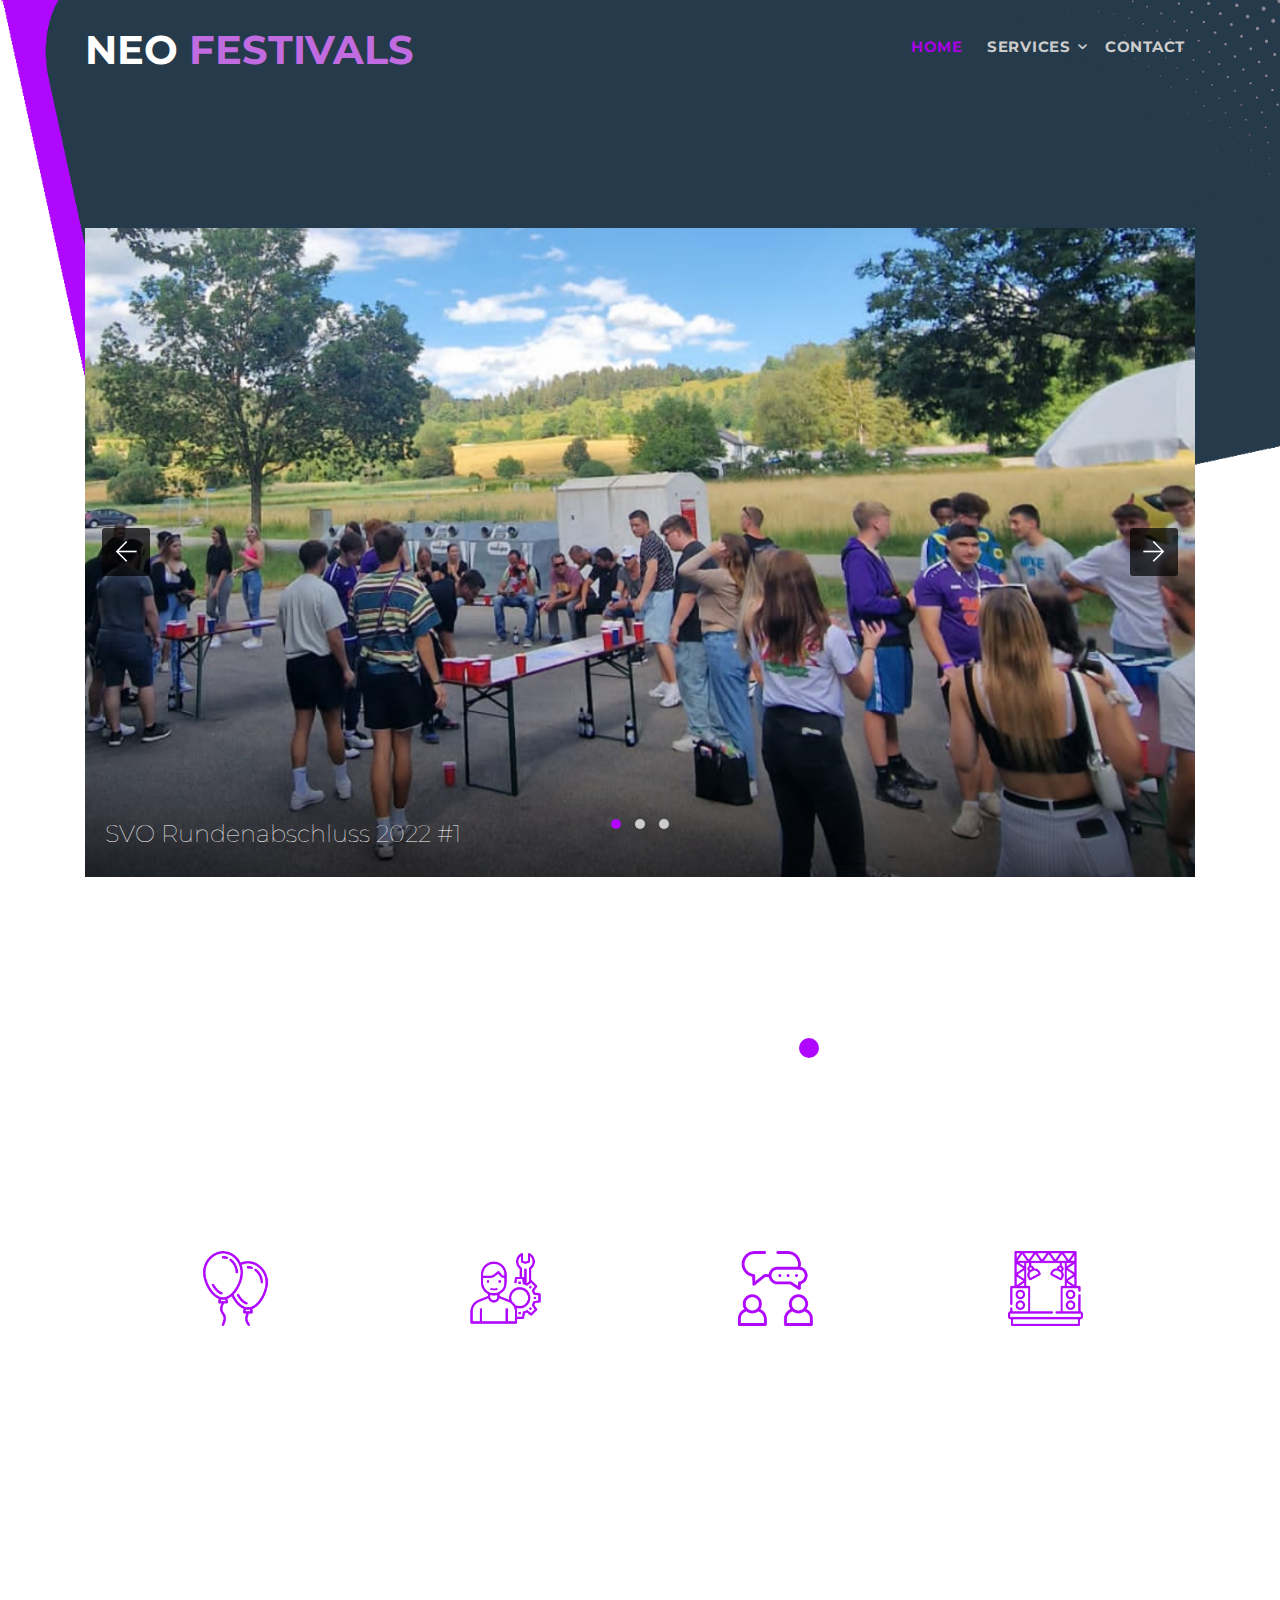
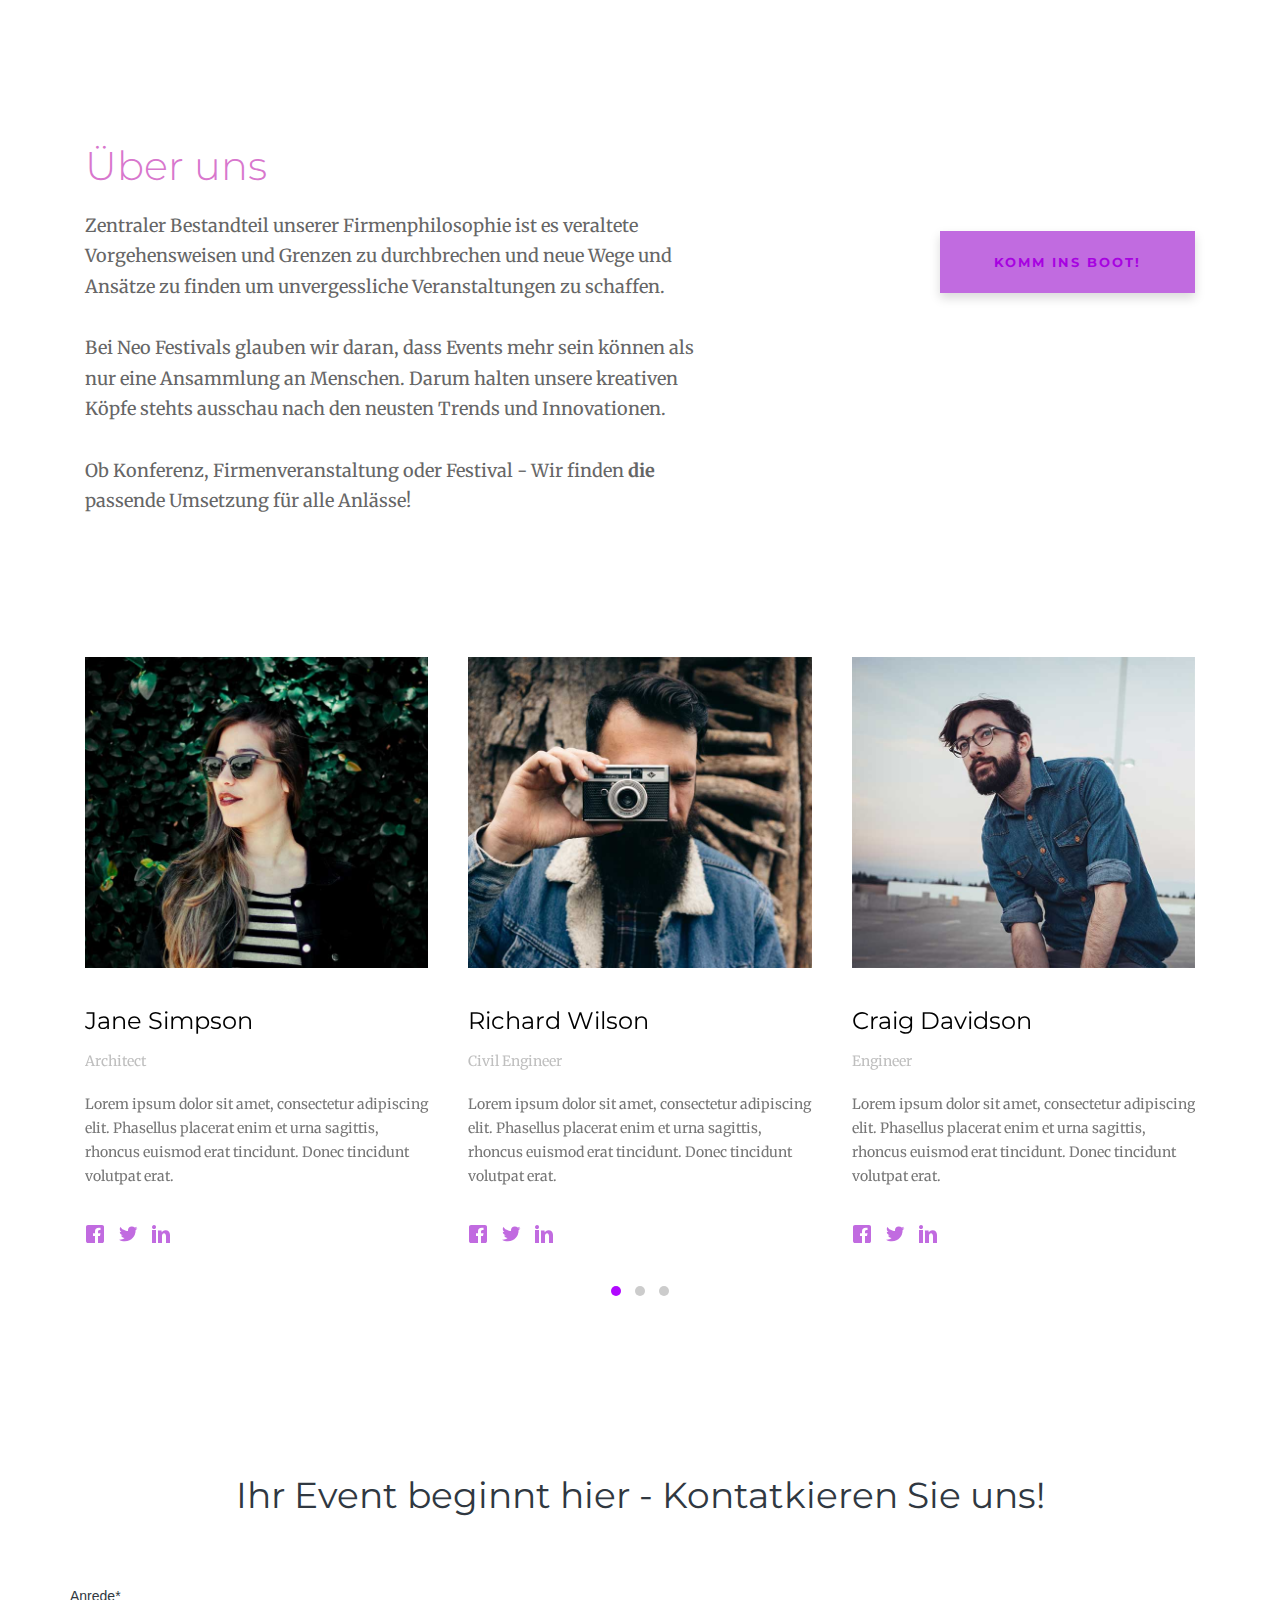
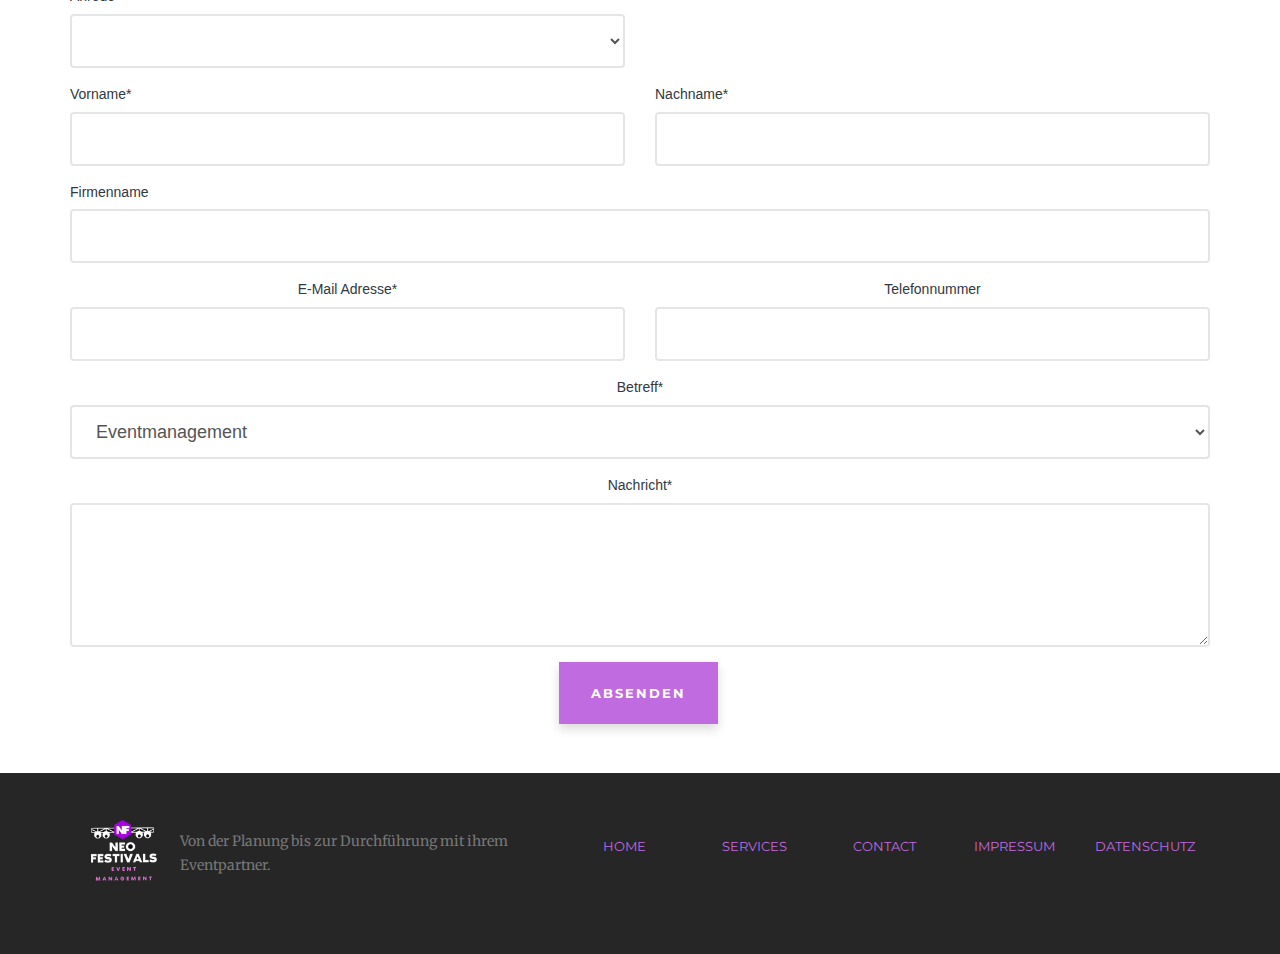
<file: NF Website/index.html>
<!DOCTYPE HTML>
<html>
	<head>
	<meta charset="utf-8">
	<meta http-equiv="X-UA-Compatible" content="IE=edge">
	<title>Neo Festivals - Home</title>
	<meta name="viewport" content="width=device-width, initial-scale=1">
	<meta name="description" content="Free HTML5 Website Template by FreeHTML5.co" />
	<meta name="keywords" content="free website templates, free html5, free template, free bootstrap, free website template, html5, css3, mobile first, responsive" />
	<meta name="author" content="FreeHTML5.co" />

  	<!-- Facebook and Twitter integration -->
	<meta property="og:title" content=""/>
	<meta property="og:image" content=""/>
	<meta property="og:url" content=""/>
	<meta property="og:site_name" content=""/>
	<meta property="og:description" content=""/>
	<meta name="twitter:title" content="" />
	<meta name="twitter:image" content="" />
	<meta name="twitter:url" content="" />
	<meta name="twitter:card" content="" />

	<link href="https://fonts.googleapis.com/css?family=Merriweather:300,400|Montserrat:400,700" rel="stylesheet">
	
	<!-- Animate.css -->
	<link rel="stylesheet" href="css/animate.css">
	<!-- Icomoon Icon Fonts-->
	<link rel="stylesheet" href="css/icomoon.css">
	<!-- Themify Icons-->
	<link rel="stylesheet" href="css/themify-icons.css">
	<!-- Bootstrap  -->
	<link rel="stylesheet" href="css/bootstrap.css">

	<!-- Owl Carousel  -->
	<link rel="stylesheet" href="css/owl.carousel.min.css">
	<link rel="stylesheet" href="css/owl.theme.default.min.css">

	<!-- Theme style  -->
	<link rel="stylesheet" href="css/style.css">

	<!-- Modernizr JS -->
	<script src="js/modernizr-2.6.2.min.js"></script>
	<!-- FOR IE9 below -->
	<!--[if lt IE 9]>
	<script src="js/respond.min.js"></script>
	<![endif]-->

	</head>
	<body class="indexhtml">
		
	<div class="gtco-loader"></div>
	
	<div id="page" class="page1">

		<nav class="gtco-nav" role="navigation">
			<div class="gtco-container">
				
				<div class="row">
					<div class="col-sm-6 col-xs-12">
						<div id="gtco-logo">
							<a href="index.html">
								<span class="neo">Neo</span>
								<span class="festivals">Festivals</span>
							</a>
						</div>
					</div>
					<div class="col-xs-6 text-right menu-1">
						<ul>
						  <li class="active"><a href="index.html">Home</a></li>
						  <li class="has-dropdown">
							<a href="#services">Services</a>
							<ul class="dropdown">
							  <li><a href="eventmanagement.html">Event Management</a></li>
							  <li><a href="eventsupport.html">Event Unterstützung</a></li>
							  <li><a href="eventberatung.html">Event Beratung</a></li>
							  <li><a href="eventausstattung.html">Event Ausstattung</a></li>
							</ul>
							<li><a href="contact.html">Contact</a></li>
						</ul>
					</div>
				</div>
				
			</div>
		</nav>

		<div class="slider_section">
			<div class="gtco-container">
				<div class="row">
					<div class="col-md-12 col-push-1">
						<div class="owl-carousel owl-carousel-fullwidth">
							<div class="item">
								<a href="#">
									<img src="images/slider_1.jpg" alt="Free Website Template by FreeHTML5.co">
									<div class="slider-copy">
										<h2>SVO Rundenabschluss 2022 #1</h2>
									</div>
								</a>
							</div>
							<div class="item">
								<a href="#">
									<img src="images/slider_2.jpg" alt="Free Website Template by FreeHTML5.co">
									<div class="slider-copy">
										<h2>SVO Rundenabschluss 2022 #2</h2>
									</div>
								</a>
							</div>
							<div class="item">
								<a href="#">
									<img src="images/slider_3.jpg" alt="Free Website Template by FreeHTML5.co">
									<div class="slider-copy">
										<h2>Moonlight Lounge</h2>
									</div>
								</a>
							</div>
						</div>
						<a name="services"></a>
					</div>
				</div>
			</div>
		</div>
		

		
		<section class="service_section layout_padding" id="service-section">
			<div class="container-fluid">
				<div class="heading_container">
					<h2>Unsere Leistungen</h2>
					<p>Maßgeschneiderte Lösungen für ihre Bedürfnisse</p>
				</div>
				<div class="service_container">
					<div class="box">
				  		<a href="eventmanagement.html">
							<div class="img-box">
					  			<img src="images/management.png" alt="">
							</div>
							<div class="detail-box">
					  			<h4>Event Management</h4>
					  			<p>
									Unser Event-Service kümmert sich um alles! Egal ob große Party oder intime Feier, wir berücksichtigen all Ihre Wünsche!
					  			</p>
							</div>
				  		</a>
					</div>
					<div class="box">
				  		<a href="eventsupport.html">
							<div class="img-box">
					  			<img src="images/support.png" alt="">
							</div>
							<div class="detail-box">
					 			<h4>Event Unterstützung</h4>
					  			<p>
									Feier mit Leichtigkeit! Von Profis unterstützt, mit der perfekten Musik- und Lichtversorgung.
								</p>
							</div>
				  		</a>
					</div>
					<div class="box">
						<a href="eventberatung.html">
							<div class="img-box">
								<img src="images/beratung.png" alt="">
							</div>
							<div class="detail-box">
					  			<h4>Event Beratung</h4>
								<p>
									Deine Party, unser Know-how! Profitiere von unserer Unterstützung für ein unvergessliches Event.
								</p>
							</div>
				  		</a>
					</div>
					<div class="box">
					<a href="eventausstattung.html">
					<div class="img-box">
					  <img src="images/vermietung.png" alt="">
					</div>
					<div class="detail-box">
					  <h4>
						Vermietung von Eventmodulen
					  </h4>
					  <p>
						Miete bequem die perfekten Eventmodule für Ihr Event und genieße eine sorgenfreie Party.
					  </p>
					</div>
				  </a>
				</div>
			  </div>
			</div>
		</section>



		<div class="gtco-section">
			<div class="gtco-container">
				<div class="row gtco-heading">
					<div class="col-md-7 text-left">
						<h2>Über uns</h2>
						<p>Zentraler Bestandteil unserer Firmenphilosophie ist es veraltete Vorgehensweisen und Grenzen zu durchbrechen und neue Wege und Ansätze zu finden um unvergessliche Veranstaltungen zu schaffen.<br>
							<br>
							Bei Neo Festivals glauben wir daran, dass Events mehr sein können als nur eine Ansammlung an Menschen. Darum halten unsere kreativen Köpfe stehts ausschau nach den neusten Trends und Innovationen.<br>
							<br>
							Ob Konferenz, Firmenveranstaltung oder Festival - Wir finden <strong>die</strong> passende Umsetzung für alle Anlässe!
						</p>
					</div>
					<div class="col-md-3 col-md-push-2 text-center topmargin">
						<p class="mt-md"><a href="career.html" class="btn btn-special btn-block">Komm ins Boot!</a></p>
					</div>
				</div>
				<div class="row">

					<div class="col-md-12">
						<div class="owl-carousel owl-carousel-carousel">
							<div class="item">
								<div class="gtco-staff">
									<img src="images/staff_1.jpg" alt="" class="img-responsive">
									<h2>Jane Simpson</h2>
									<p class="role">Architect</p>
									<p>Lorem ipsum dolor sit amet, consectetur adipiscing elit. Phasellus placerat enim et urna sagittis, rhoncus euismod erat tincidunt. Donec tincidunt volutpat erat.</p>
									<ul class="fh5co-social">
										<li><a href="#"><i class="icon-facebook"></i></a></li>
										<li><a href="#"><i class="icon-twitter"></i></a></li>
										<li><a href="#"><i class="icon-linkedin"></i></a></li>
									</ul>
								</div>
							</div>
							<div class="item">
								<div class="gtco-staff">
									<img src="images/staff_2.jpg" alt="" class="img-responsive">
									<h2>Richard Wilson</h2>
									<p class="role">Civil Engineer</p>
									<p>Lorem ipsum dolor sit amet, consectetur adipiscing elit. Phasellus placerat enim et urna sagittis, rhoncus euismod erat tincidunt. Donec tincidunt volutpat erat.</p>
									<ul class="fh5co-social">
										<li><a href="#"><i class="icon-facebook"></i></a></li>
										<li><a href="#"><i class="icon-twitter"></i></a></li>
										<li><a href="#"><i class="icon-linkedin"></i></a></li>
									</ul>
								</div>
							</div>
							<div class="item">
								<div class="gtco-staff">
									<img src="images/staff_3.jpg" alt="" class="img-responsive">
									<h2>Craig Davidson</h2>
									<p class="role">Engineer</p>
									<p>Lorem ipsum dolor sit amet, consectetur adipiscing elit. Phasellus placerat enim et urna sagittis, rhoncus euismod erat tincidunt. Donec tincidunt volutpat erat.</p>
									<ul class="fh5co-social">
										<li><a href="#"><i class="icon-facebook"></i></a></li>
										<li><a href="#"><i class="icon-twitter"></i></a></li>
										<li><a href="#"><i class="icon-linkedin"></i></a></li>
									</ul>
								</div>
							</div>

							<div class="item">
								<div class="gtco-staff">
									<img src="images/staff_1.jpg" alt="" class="img-responsive">
									<h2>Jane Simpson</h2>
									<p class="role">Architect</p>
									<p>Lorem ipsum dolor sit amet, consectetur adipiscing elit. Phasellus placerat enim et urna sagittis, rhoncus euismod erat tincidunt. Donec tincidunt volutpat erat.</p>
									<ul class="fh5co-social">
										<li><a href="#"><i class="icon-facebook"></i></a></li>
										<li><a href="#"><i class="icon-twitter"></i></a></li>
										<li><a href="#"><i class="icon-linkedin"></i></a></li>
									</ul>
								</div>
							</div>
							<div class="item">
								<div class="gtco-staff">
									<img src="images/staff_2.jpg" alt="" class="img-responsive">
									<h2>Richard Wilson</h2>
									<p class="role">Civil Engineer</p>
									<p>Lorem ipsum dolor sit amet, consectetur adipiscing elit. Phasellus placerat enim et urna sagittis, rhoncus euismod erat tincidunt. Donec tincidunt volutpat erat.</p>
									<ul class="fh5co-social">
										<li><a href="#"><i class="icon-facebook"></i></a></li>
										<li><a href="#"><i class="icon-twitter"></i></a></li>
										<li><a href="#"><i class="icon-linkedin"></i></a></li>
									</ul>
								</div>
							</div>
							<div class="item">
								<div class="gtco-staff">
									<img src="images/staff_3.jpg" alt="" class="img-responsive">
									<h2>Craig Davidson</h2>
									<p class="role">Engineer</p>
									<p>Lorem ipsum dolor sit amet, consectetur adipiscing elit. Phasellus placerat enim et urna sagittis, rhoncus euismod erat tincidunt. Donec tincidunt volutpat erat.</p>
									<ul class="fh5co-social">
										<li><a href="#"><i class="icon-facebook"></i></a></li>
										<li><a href="#"><i class="icon-twitter"></i></a></li>
										<li><a href="#"><i class="icon-linkedin"></i></a></li>
									</ul>
								</div>
							</div>
							<div class="item">
								<div class="gtco-staff">
									<img src="images/staff_1.jpg" alt="" class="img-responsive">
									<h2>Jane Simpson</h2>
									<p class="role">Architect</p>
									<p>Lorem ipsum dolor sit amet, consectetur adipiscing elit. Phasellus placerat enim et urna sagittis, rhoncus euismod erat tincidunt. Donec tincidunt volutpat erat.</p>
									<ul class="fh5co-social">
										<li><a href="#"><i class="icon-facebook"></i></a></li>
										<li><a href="#"><i class="icon-twitter"></i></a></li>
										<li><a href="#"><i class="icon-linkedin"></i></a></li>
									</ul>
								</div>
							</div>
							<div class="item">
								<div class="gtco-staff">
									<img src="images/staff_2.jpg" alt="" class="img-responsive">
									<h2>Richard Wilson</h2>
									<p class="role">Civil Engineer</p>
									<p>Lorem ipsum dolor sit amet, consectetur adipiscing elit. Phasellus placerat enim et urna sagittis, rhoncus euismod erat tincidunt. Donec tincidunt volutpat erat.</p>
									<ul class="fh5co-social">
										<li><a href="#"><i class="icon-facebook"></i></a></li>
										<li><a href="#"><i class="icon-twitter"></i></a></li>
										<li><a href="#"><i class="icon-linkedin"></i></a></li>
									</ul>
								</div>
							</div>
							<div class="item">
								<div class="gtco-staff">
									<img src="images/staff_3.jpg" alt="" class="img-responsive">
									<h2>Craig Davidson</h2>
									<p class="role">Engineer</p>
									<p>Lorem ipsum dolor sit amet, consectetur adipiscing elit. Phasellus placerat enim et urna sagittis, rhoncus euismod erat tincidunt. Donec tincidunt volutpat erat.</p>
									<ul class="fh5co-social">
										<li><a href="#"><i class="icon-facebook"></i></a></li>
										<li><a href="#"><i class="icon-twitter"></i></a></li>
										<li><a href="#"><i class="icon-linkedin"></i></a></li>
									</ul>
								</div>
							</div>
						</div>
					</div>
					
				</div>
			</div>
		</div>




		<section class="service_section layout_padding2" id="service-section">
			<div class="container-fluid form_section_light">
				<div class="container">
					<h1>Ihr Event beginnt hier - Kontatkieren Sie uns!</h1>
					<form action="submit_form.php" method="post">
						<div class="row">
							<div class="col-md-6 text-left">
								<div class="form-group">
									<label for="anrede">Anrede*</label>
									<select id="anrede" name="anrede" class="form-control">
										<option value=""></option>
										<option value="Frau">Frau</option>
										<option value="Herr">Herr</option>
									</select>
								</div>
							</div>
						</div>
						<div class="row">
							<div class="col-md-6 text-left">
								<div class="form-group">
									<label for="vorname">Vorname*</label>
									<input type="text" id="vorname" name="vorname" class="form-control" required>
								</div>
							</div>
							<div class="col-md-6 text-left">
								<div class="form-group">
									<label for="nachname">Nachname*</label>
									<input type="text" id="nachname" name="nachname" class="form-control" required>
								</div>
							</div>
						</div>
						<div class="row">
							<div class="col-md-12 text-left">
								<div class="form-group">
									<label for="firmenname">Firmenname</label>
									<input type="text" id="firmenname" name="firmenname" class="form-control">
								</div>
							</div>
						</div>
						<div class="row">
							<div class="col-md-6">
								<div class="form-group">
									<label for="email">E-Mail Adresse*</label>
									<input type="email" id="email" name="email" class="form-control" required>
								</div>
							</div>
							<div class="col-md-6">
								<div class="form-group">
									<label for="telefon">Telefonnummer</label>
									<input type="tel" id="telefon" name="telefon" class="form-control">
								</div>
							</div>
						</div>
						<div class="row">
							<div class="col-md-12">
								<div class="form-group">
									<label for="betreff">Betreff*</label>
									<select id="betreff" name="betreff" class="form-control">
										<option value="Eventmanagement">Eventmanagement</option>
										<option value="Event Unterstützung">Event Unterstützung</option>
										<option value="Eventberatung">Eventberatung</option>
										<option value="Eventausstattung">Eventausstatung</option>
										<option value="Karriere">Karriere</option>
										<option value="Sonstiges">Sonstiges</option>
									</select>

								</div>
							</div>	
						</div>
						<div class="row">
							<div class="col-md-12">
								<div class="form-group">
									<label for="nachricht">Nachricht*</label>
									<textarea id="nachricht" name="nachricht" class="form-control" required></textarea>
								</div>
							</div>
						</div>
						<div class="row">
							<div class="col">
								<button type="submit" class="btn btn-primary">Absenden</button>
							</div>
						</div>
					</form>
				</div>
			</div>
		</section>
		  


		<!-- END Work -->

		<!--
		<div class="gtco-section">
			<div class="gtco-container">
				<div class="row">
					<div class="col-md-6 gtco-news">
						<h2>News</h>	
						<ul>
							<li>
								<a href="#">
									<span class="post-date">September 10, 2016</span>
									<h3>Manila Bridge Re-construction</h3>
									<p>Lorem ipsum dolor sit amet, consectetur adipiscing elit. Phasellus placerat enim et urna sagittis, rhoncus euismod...</p>
								</a>
							</li>

							<li>
								<a href="#">
									<span class="post-date">September 10, 2016</span>
									<h3>Manila Bridge Re-construction</h3>
									<p>Lorem ipsum dolor sit amet, consectetur adipiscing elit. Phasellus placerat enim et urna sagittis, rhoncus euismod...</p>
								</a>
							</li>

							<li>
								<a href="#">
									<span class="post-date">September 10, 2016</span>
									<h3>Manila Bridge Re-construction</h3>
									<p>Lorem ipsum dolor sit amet, consectetur adipiscing elit. Phasellus placerat enim et urna sagittis, rhoncus euismod...</p>
								</a>
							</li>
						</ul>
						<p><a href="#" class="btn btn-sm btn-special">More News</a></p>
					</div>
					
					 END News -->
					<!--
					<div class="col-md-5 col-md-push-1 gtco-testimonials">
						<h2>Testimonials</h2>
						<blockquote>
							<p>&ldquo;Lorem ipsum dolor sit amet, consectetur adipiscing elit. Phasellus placerat enim et urna sagittis, rhoncus euismod erat tincidunt. Donec tincidunt volutpat erat.&ldquo;</p>
							<p class="author"><cite>&mdash; John Doe Dueller</cite></p>
						</blockquote>
						<blockquote>
							<p>&ldquo;Lorem ipsum dolor sit amet, consectetur adipiscing elit. Phasellus placerat enim et urna sagittis, rhoncus euismod erat tincidunt. Donec tincidunt volutpat erat.&ldquo;</p>
							<p class="author"><cite>&mdash; John Doe Dueller</cite></p>
						</blockquote>
					</div>
				</div>
			</div>
		</div>
		
 END  

		<div class="gtco-section gto-features">
			<div class="gtco-container">
				<div class="row">
					<div class="col-md-4">
						<div class="feature-left">
							<i class="ti-zip icon"></i>
							<div class="copy">
								<h3>Architect</h3>
								<p>Lorem ipsum dolor sit ameteista, consectetur adipiscing is not elitistaris.</p>
								<p><a href="#" class="gtco-more">Learn more</a></p>
							</div>
						</div>
					</div>
					<div class="col-md-4">
						<div class="feature-left">
							<i class="ti-hummer icon"></i>
							<div class="copy">
								<h3>Planning</h3>
								<p>Lorem ipsum dolor sit ameteista, consectetur adipiscing is not elitistaris.</p>
								<p><a href="#" class="gtco-more">Learn more</a></p>
							</div>
						</div>
					</div>
					<div class="col-md-4">
						<div class="feature-left">
							<i class="ti-plug icon"></i>
							<div class="copy">
								<h3>Parks &amp; Events</h3>
								<p>Lorem ipsum dolor sit ameteista, consectetur adipiscing is not elitistaris.</p>
								<p><a href="#" class="gtco-more">Learn more</a></p>
							</div>
						</div>
					</div>
				</div>
			</div>
		</div>
	-->

		<footer id="gtco-footer" class="gtco-section" role="contentinfo">
			<div class="gtco-container">
				<div class="row row-pb-md">
					<div class="col-md-1 gtco-widget gtco-footer-paragraph">
						<a href="index.html">
							<div class="img-box">
								<img src="images/nf-logo.png">
							  </div>
						</a>
					</div>
					<div class="col-md-4 gtco-widget gtco-footer-paragraph">
						<p>Von der Planung bis zur Durchführung mit ihrem Eventpartner.</p>
					</div>
					<div class="col-md-7 gtco-footer-link">
						<div class="row">
							<ul class=" gtco-list-link">
								<li><a href="index.html">Home</a></li>
								<li><a href="#services">Services</a></li>
								<li><a href="contact.html">Contact</a></li>
								<li><a href="impressum.html">Impressum</a></li>
								<li><a href="datenschutz.html">Datenschutz</a></li>
							</ul>
							
						</div>
					</div>
				</div>
			</div>

			
			<!--
			<div class="gtco-copyright">
				<div class="gtco-container">
					<div class="row">
						<div class="col-md-6 text-left">
							<p><small>&copy; 2016 Free HTML5. All Rights Reserved. </small></p>
						</div>
						<div class="col-md-6 text-right">
							<p><small>Designed by <a href="http://freehtml5.co/" target="_blank">FreeHTML5.co</a> Demo Images: <a href="http://pixeden.com/" target="_blank">Pixeden</a> &amp; <a href="http://unsplash.com" target="_blank">Unsplash</a></small> </p>
						</div>
					</div>
				</div>
			</div>
			-->
		</footer>
		<!-- END footer -->

	</div>

	<div class="gototop js-top">
		<a href="#" class="js-gotop"><i class="icon-arrow-up"></i></a>
	</div>
	
	<!-- jQuery -->
	<script src="js/jquery.min.js"></script>
	<!-- jQuery Easing -->
	<script src="js/jquery.easing.1.3.js"></script>
	<!-- Bootstrap -->
	<script src="js/bootstrap.min.js"></script>
	<!-- Waypoints -->
	<script src="js/jquery.waypoints.min.js"></script>
	<!-- Carousel -->
	<script src="js/owl.carousel.min.js"></script>

	<!-- Main -->
	<script src="js/main.js"></script>

	</body>
</html>
</file>
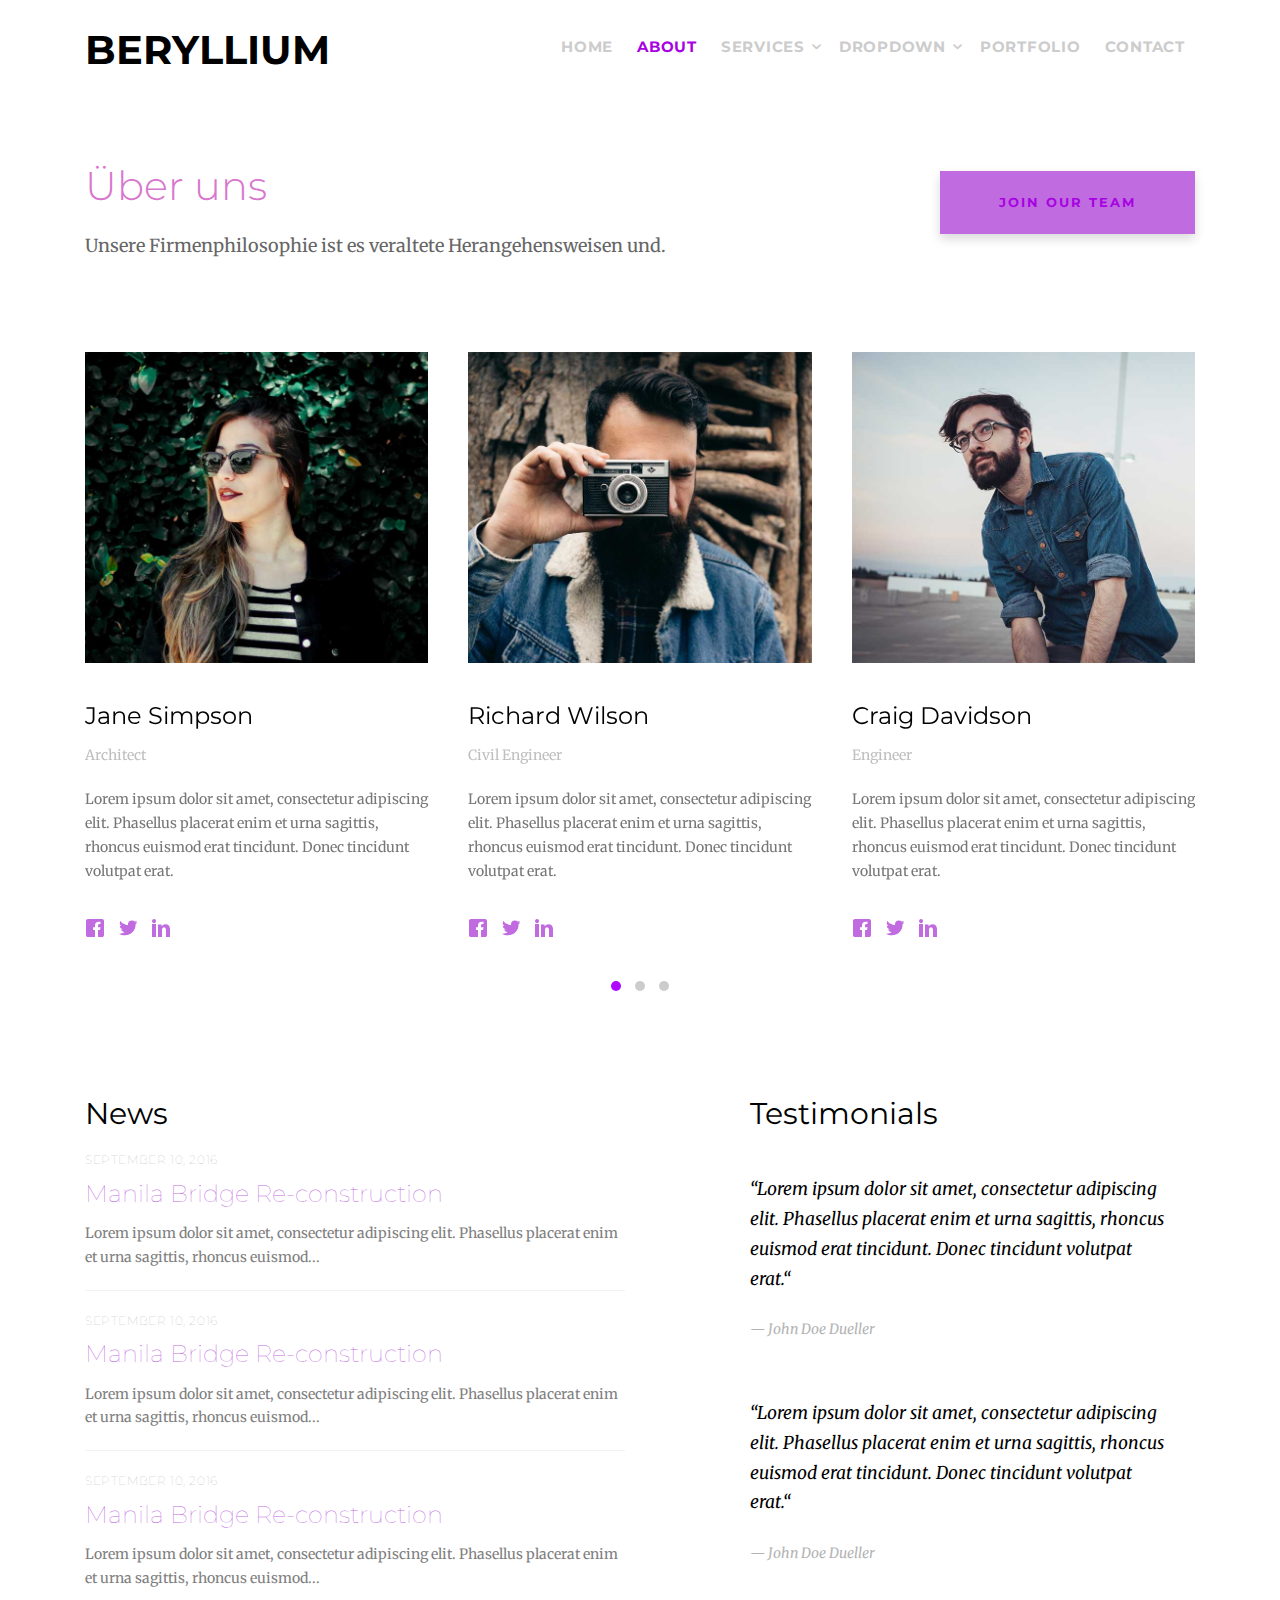
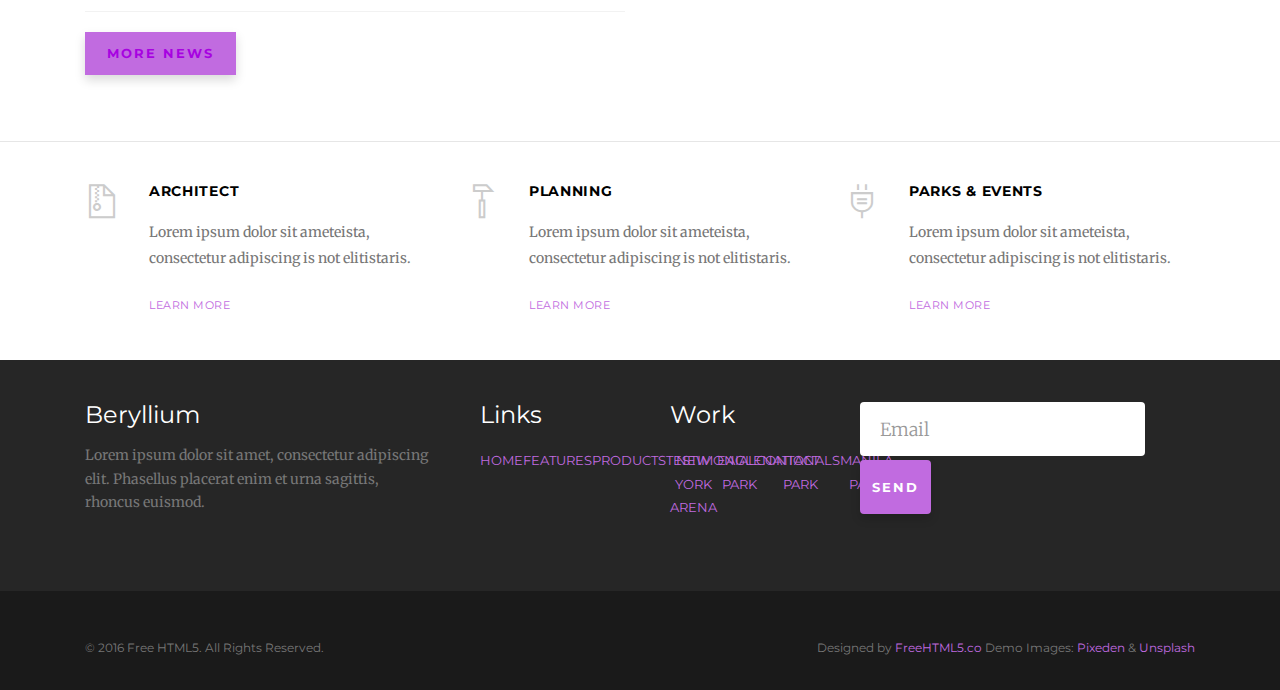
<file: NF Website/about.html>
<!DOCTYPE HTML>
<!--
	Aesthetic by freehtml5.co
	Twitter: http://twitter.com/fh5co
	URL: http://freehtml5.co
-->
<html>
	<head>
	<meta charset="utf-8">
	<meta http-equiv="X-UA-Compatible" content="IE=edge">
	<title>Beryllium &mdash; Free Website Template, Free HTML5 Template by FreeHTML5.co</title>
	<meta name="viewport" content="width=device-width, initial-scale=1">
	<meta name="description" content="Free HTML5 Website Template by FreeHTML5.co" />
	<meta name="keywords" content="free website templates, free html5, free template, free bootstrap, free website template, html5, css3, mobile first, responsive" />
	<meta name="author" content="FreeHTML5.co" />

  	<!-- Facebook and Twitter integration -->
	<meta property="og:title" content=""/>
	<meta property="og:image" content=""/>
	<meta property="og:url" content=""/>
	<meta property="og:site_name" content=""/>
	<meta property="og:description" content=""/>
	<meta name="twitter:title" content="" />
	<meta name="twitter:image" content="" />
	<meta name="twitter:url" content="" />
	<meta name="twitter:card" content="" />

	<link href="https://fonts.googleapis.com/css?family=Merriweather:300,400|Montserrat:400,700" rel="stylesheet">
	
	<!-- Animate.css -->
	<link rel="stylesheet" href="css/animate.css">
	<!-- Icomoon Icon Fonts-->
	<link rel="stylesheet" href="css/icomoon.css">
	<!-- Themify Icons-->
	<link rel="stylesheet" href="css/themify-icons.css">
	<!-- Bootstrap  -->
	<link rel="stylesheet" href="css/bootstrap.css">

	<!-- Owl Carousel  -->
	<link rel="stylesheet" href="css/owl.carousel.min.css">
	<link rel="stylesheet" href="css/owl.theme.default.min.css">

	<!-- Theme style  -->
	<link rel="stylesheet" href="css/style.css">

	<!-- Modernizr JS -->
	<script src="js/modernizr-2.6.2.min.js"></script>
	<!-- FOR IE9 below -->
	<!--[if lt IE 9]>
	<script src="js/respond.min.js"></script>
	<![endif]-->

	</head>
	<body>
		
	<div class="gtco-loader"></div>
	
	<div id="page">

		<nav class="gtco-nav" role="navigation">
			<div class="gtco-container">
				
				<div class="row">
					<div class="col-sm-2 col-xs-12">
						<div id="gtco-logo"><a href="index.html">Beryllium</div>
					</div>
					<div class="col-xs-10 text-right menu-1">
						<ul>
							<li><a href="index.html">Home</a></li>
							<li class="active"><a href="about.html">About</a></li>
							<li class="has-dropdown">
								<a href="services.html">Services</a>
								<ul class="dropdown">
									<li><a href="#">Web Design</a></li>
									<li><a href="#">eCommerce</a></li>
									<li><a href="#">Branding</a></li>
									<li><a href="#">API</a></li>
								</ul>
							</li>
							<li class="has-dropdown">
								<a href="#">Dropdown</a>
								<ul class="dropdown">
									<li><a href="#">HTML5</a></li>
									<li><a href="#">CSS3</a></li>
									<li><a href="#">Sass</a></li>
									<li><a href="#">jQuery</a></li>
								</ul>
							</li>
							<li><a href="portfolio.html">Portfolio</a></li>
							<li><a href="contact.html">Contact</a></li>
						</ul>
					</div>
				</div>
				
			</div>
		</nav>

		

		<div class="gtco-section">
			<div class="gtco-container">
				<div class="row gtco-heading">
					<div class="col-md-7 text-left">
						<h2>Über uns</h2>
						<p>Unsere Firmenphilosophie ist es veraltete Herangehensweisen und.</p>
					</div>
					<div class="col-md-3 col-md-push-2 text-center">
						<p class="mt-md"><a href="#" class="btn btn-special btn-block">Join our team</a></p>
					</div>
				</div>
				<div class="row">

					<div class="col-md-12">
						<div class="owl-carousel owl-carousel-carousel">
							<div class="item">
								<div class="gtco-staff">
									<img src="images/staff_1.jpg" alt="" class="img-responsive">
									<h2>Jane Simpson</h2>
									<p class="role">Architect</p>
									<p>Lorem ipsum dolor sit amet, consectetur adipiscing elit. Phasellus placerat enim et urna sagittis, rhoncus euismod erat tincidunt. Donec tincidunt volutpat erat.</p>
									<ul class="fh5co-social">
										<li><a href="#"><i class="icon-facebook"></i></a></li>
										<li><a href="#"><i class="icon-twitter"></i></a></li>
										<li><a href="#"><i class="icon-linkedin"></i></a></li>
									</ul>
								</div>
							</div>
							<div class="item">
								<div class="gtco-staff">
									<img src="images/staff_2.jpg" alt="" class="img-responsive">
									<h2>Richard Wilson</h2>
									<p class="role">Civil Engineer</p>
									<p>Lorem ipsum dolor sit amet, consectetur adipiscing elit. Phasellus placerat enim et urna sagittis, rhoncus euismod erat tincidunt. Donec tincidunt volutpat erat.</p>
									<ul class="fh5co-social">
										<li><a href="#"><i class="icon-facebook"></i></a></li>
										<li><a href="#"><i class="icon-twitter"></i></a></li>
										<li><a href="#"><i class="icon-linkedin"></i></a></li>
									</ul>
								</div>
							</div>
							<div class="item">
								<div class="gtco-staff">
									<img src="images/staff_3.jpg" alt="" class="img-responsive">
									<h2>Craig Davidson</h2>
									<p class="role">Engineer</p>
									<p>Lorem ipsum dolor sit amet, consectetur adipiscing elit. Phasellus placerat enim et urna sagittis, rhoncus euismod erat tincidunt. Donec tincidunt volutpat erat.</p>
									<ul class="fh5co-social">
										<li><a href="#"><i class="icon-facebook"></i></a></li>
										<li><a href="#"><i class="icon-twitter"></i></a></li>
										<li><a href="#"><i class="icon-linkedin"></i></a></li>
									</ul>
								</div>
							</div>

							<div class="item">
								<div class="gtco-staff">
									<img src="images/staff_1.jpg" alt="" class="img-responsive">
									<h2>Jane Simpson</h2>
									<p class="role">Architect</p>
									<p>Lorem ipsum dolor sit amet, consectetur adipiscing elit. Phasellus placerat enim et urna sagittis, rhoncus euismod erat tincidunt. Donec tincidunt volutpat erat.</p>
									<ul class="fh5co-social">
										<li><a href="#"><i class="icon-facebook"></i></a></li>
										<li><a href="#"><i class="icon-twitter"></i></a></li>
										<li><a href="#"><i class="icon-linkedin"></i></a></li>
									</ul>
								</div>
							</div>
							<div class="item">
								<div class="gtco-staff">
									<img src="images/staff_2.jpg" alt="" class="img-responsive">
									<h2>Richard Wilson</h2>
									<p class="role">Civil Engineer</p>
									<p>Lorem ipsum dolor sit amet, consectetur adipiscing elit. Phasellus placerat enim et urna sagittis, rhoncus euismod erat tincidunt. Donec tincidunt volutpat erat.</p>
									<ul class="fh5co-social">
										<li><a href="#"><i class="icon-facebook"></i></a></li>
										<li><a href="#"><i class="icon-twitter"></i></a></li>
										<li><a href="#"><i class="icon-linkedin"></i></a></li>
									</ul>
								</div>
							</div>
							<div class="item">
								<div class="gtco-staff">
									<img src="images/staff_3.jpg" alt="" class="img-responsive">
									<h2>Craig Davidson</h2>
									<p class="role">Engineer</p>
									<p>Lorem ipsum dolor sit amet, consectetur adipiscing elit. Phasellus placerat enim et urna sagittis, rhoncus euismod erat tincidunt. Donec tincidunt volutpat erat.</p>
									<ul class="fh5co-social">
										<li><a href="#"><i class="icon-facebook"></i></a></li>
										<li><a href="#"><i class="icon-twitter"></i></a></li>
										<li><a href="#"><i class="icon-linkedin"></i></a></li>
									</ul>
								</div>
							</div>
							<div class="item">
								<div class="gtco-staff">
									<img src="images/staff_1.jpg" alt="" class="img-responsive">
									<h2>Jane Simpson</h2>
									<p class="role">Architect</p>
									<p>Lorem ipsum dolor sit amet, consectetur adipiscing elit. Phasellus placerat enim et urna sagittis, rhoncus euismod erat tincidunt. Donec tincidunt volutpat erat.</p>
									<ul class="fh5co-social">
										<li><a href="#"><i class="icon-facebook"></i></a></li>
										<li><a href="#"><i class="icon-twitter"></i></a></li>
										<li><a href="#"><i class="icon-linkedin"></i></a></li>
									</ul>
								</div>
							</div>
							<div class="item">
								<div class="gtco-staff">
									<img src="images/staff_2.jpg" alt="" class="img-responsive">
									<h2>Richard Wilson</h2>
									<p class="role">Civil Engineer</p>
									<p>Lorem ipsum dolor sit amet, consectetur adipiscing elit. Phasellus placerat enim et urna sagittis, rhoncus euismod erat tincidunt. Donec tincidunt volutpat erat.</p>
									<ul class="fh5co-social">
										<li><a href="#"><i class="icon-facebook"></i></a></li>
										<li><a href="#"><i class="icon-twitter"></i></a></li>
										<li><a href="#"><i class="icon-linkedin"></i></a></li>
									</ul>
								</div>
							</div>
							<div class="item">
								<div class="gtco-staff">
									<img src="images/staff_3.jpg" alt="" class="img-responsive">
									<h2>Craig Davidson</h2>
									<p class="role">Engineer</p>
									<p>Lorem ipsum dolor sit amet, consectetur adipiscing elit. Phasellus placerat enim et urna sagittis, rhoncus euismod erat tincidunt. Donec tincidunt volutpat erat.</p>
									<ul class="fh5co-social">
										<li><a href="#"><i class="icon-facebook"></i></a></li>
										<li><a href="#"><i class="icon-twitter"></i></a></li>
										<li><a href="#"><i class="icon-linkedin"></i></a></li>
									</ul>
								</div>
							</div>
						</div>
					</div>
					
				</div>
			</div>
		</div>
		<!-- END .gtco-services -->

		<div class="gtco-section">
			<div class="gtco-container">
				<div class="row">
					<div class="col-md-6 gtco-news">
						<h2>News</h2>	
						<ul>
							<li>
								<a href="#">
									<span class="post-date">September 10, 2016</span>
									<h3>Manila Bridge Re-construction</h3>
									<p>Lorem ipsum dolor sit amet, consectetur adipiscing elit. Phasellus placerat enim et urna sagittis, rhoncus euismod...</p>
								</a>
							</li>

							<li>
								<a href="#">
									<span class="post-date">September 10, 2016</span>
									<h3>Manila Bridge Re-construction</h3>
									<p>Lorem ipsum dolor sit amet, consectetur adipiscing elit. Phasellus placerat enim et urna sagittis, rhoncus euismod...</p>
								</a>
							</li>

							<li>
								<a href="#">
									<span class="post-date">September 10, 2016</span>
									<h3>Manila Bridge Re-construction</h3>
									<p>Lorem ipsum dolor sit amet, consectetur adipiscing elit. Phasellus placerat enim et urna sagittis, rhoncus euismod...</p>
								</a>
							</li>
						</ul>
						<p><a href="#" class="btn btn-sm btn-special">More News</a></p>
					</div>
					<!-- END News -->
					<div class="col-md-5 col-md-push-1 gtco-testimonials">
						<h2>Testimonials</h2>
						<blockquote>
							<p>&ldquo;Lorem ipsum dolor sit amet, consectetur adipiscing elit. Phasellus placerat enim et urna sagittis, rhoncus euismod erat tincidunt. Donec tincidunt volutpat erat.&ldquo;</p>
							<p class="author"><cite>&mdash; John Doe Dueller</cite></p>
						</blockquote>
						<blockquote>
							<p>&ldquo;Lorem ipsum dolor sit amet, consectetur adipiscing elit. Phasellus placerat enim et urna sagittis, rhoncus euismod erat tincidunt. Donec tincidunt volutpat erat.&ldquo;</p>
							<p class="author"><cite>&mdash; John Doe Dueller</cite></p>
						</blockquote>
					</div>
				</div>
			</div>
		</div>
		<!-- END  -->

		<div class="gtco-section gto-features">
			<div class="gtco-container">
				<div class="row">
					<div class="col-md-4">
						<div class="feature-left">
							<i class="ti-zip icon"></i>
							<div class="copy">
								<h3>Architect</h3>
								<p>Lorem ipsum dolor sit ameteista, consectetur adipiscing is not elitistaris.</p>
								<p><a href="#" class="gtco-more">Learn more</a></p>
							</div>
						</div>
					</div>
					<div class="col-md-4">
						<div class="feature-left">
							<i class="ti-hummer icon"></i>
							<div class="copy">
								<h3>Planning</h3>
								<p>Lorem ipsum dolor sit ameteista, consectetur adipiscing is not elitistaris.</p>
								<p><a href="#" class="gtco-more">Learn more</a></p>
							</div>
						</div>
					</div>
					<div class="col-md-4">
						<div class="feature-left">
							<i class="ti-plug icon"></i>
							<div class="copy">
								<h3>Parks &amp; Events</h3>
								<p>Lorem ipsum dolor sit ameteista, consectetur adipiscing is not elitistaris.</p>
								<p><a href="#" class="gtco-more">Learn more</a></p>
							</div>
						</div>
					</div>
				</div>
			</div>
		</div>

		<footer id="gtco-footer" class="gtco-section" role="contentinfo">
			<div class="gtco-container">
				<div class="row row-pb-md">
					<div class="col-md-4 gtco-widget gtco-footer-paragraph">
						<h3>Beryllium</h3>
						<p>Lorem ipsum dolor sit amet, consectetur adipiscing elit. Phasellus placerat enim et urna sagittis, rhoncus euismod.</p>
					</div>
					<div class="col-md-4">
						<div class="row">
							<div class="col-md-6 gtco-footer-link">
								<h3>Links</h3>
								<ul class="gtco-list-link">
									<li><a href="#">Home</a></li>
									<li><a href="#">Features</a></li>
									<li><a href="#">Products</a></li>
									<li><a href="#">Testimonial</a></li>
									<li><a href="#">Contact</a></li>
								</ul>
							</div>
							<div class="col-md-6 gtco-footer-link">
								<h3>Work</h3>
								<ul class="gtco-list-link">
									<li><a href="#">New York Arena</a></li>
									<li><a href="#">Eagle Park</a></li>
									<li><a href="#">Nationals Park</a></li>
									<li><a href="#">Manila Park</a></li>
								</ul>
							</div>
						</div>
					</div>
					<div class="col-md-4 gtco-footer-subscribe">
						<form class="form-inline">
						  <div class="form-group">
						    <label class="sr-only" for="exampleInputEmail3">Email address</label>
						    <input type="email" class="form-control" id="" placeholder="Email">
						  </div>
						  <button type="submit" class="btn btn-primary">Send</button>
						</form>
					</div>
				</div>
			</div>
			<div class="gtco-copyright">
				<div class="gtco-container">
					<div class="row">
						<div class="col-md-6 text-left">
							<p><small>&copy; 2016 Free HTML5. All Rights Reserved. </small></p>
						</div>
						<div class="col-md-6 text-right">
							<p><small>Designed by <a href="http://freehtml5.co/" target="_blank">FreeHTML5.co</a> Demo Images: <a href="http://pixeden.com/" target="_blank">Pixeden</a> &amp; <a href="http://unsplash.com" target="_blank">Unsplash</a></small> </p>
						</div>
					</div>
				</div>
			</div>
		</footer>
		<!-- END footer -->

	</div>

	<div class="gototop js-top">
		<a href="#" class="js-gotop"><i class="icon-arrow-up"></i></a>
	</div>
	
	<!-- jQuery -->
	<script src="js/jquery.min.js"></script>
	<!-- jQuery Easing -->
	<script src="js/jquery.easing.1.3.js"></script>
	<!-- Bootstrap -->
	<script src="js/bootstrap.min.js"></script>
	<!-- Waypoints -->
	<script src="js/jquery.waypoints.min.js"></script>
	<!-- Carousel -->
	<script src="js/owl.carousel.min.js"></script>
	
	<!-- Main -->
	<script src="js/main.js"></script>

	</body>
</html>
</file>
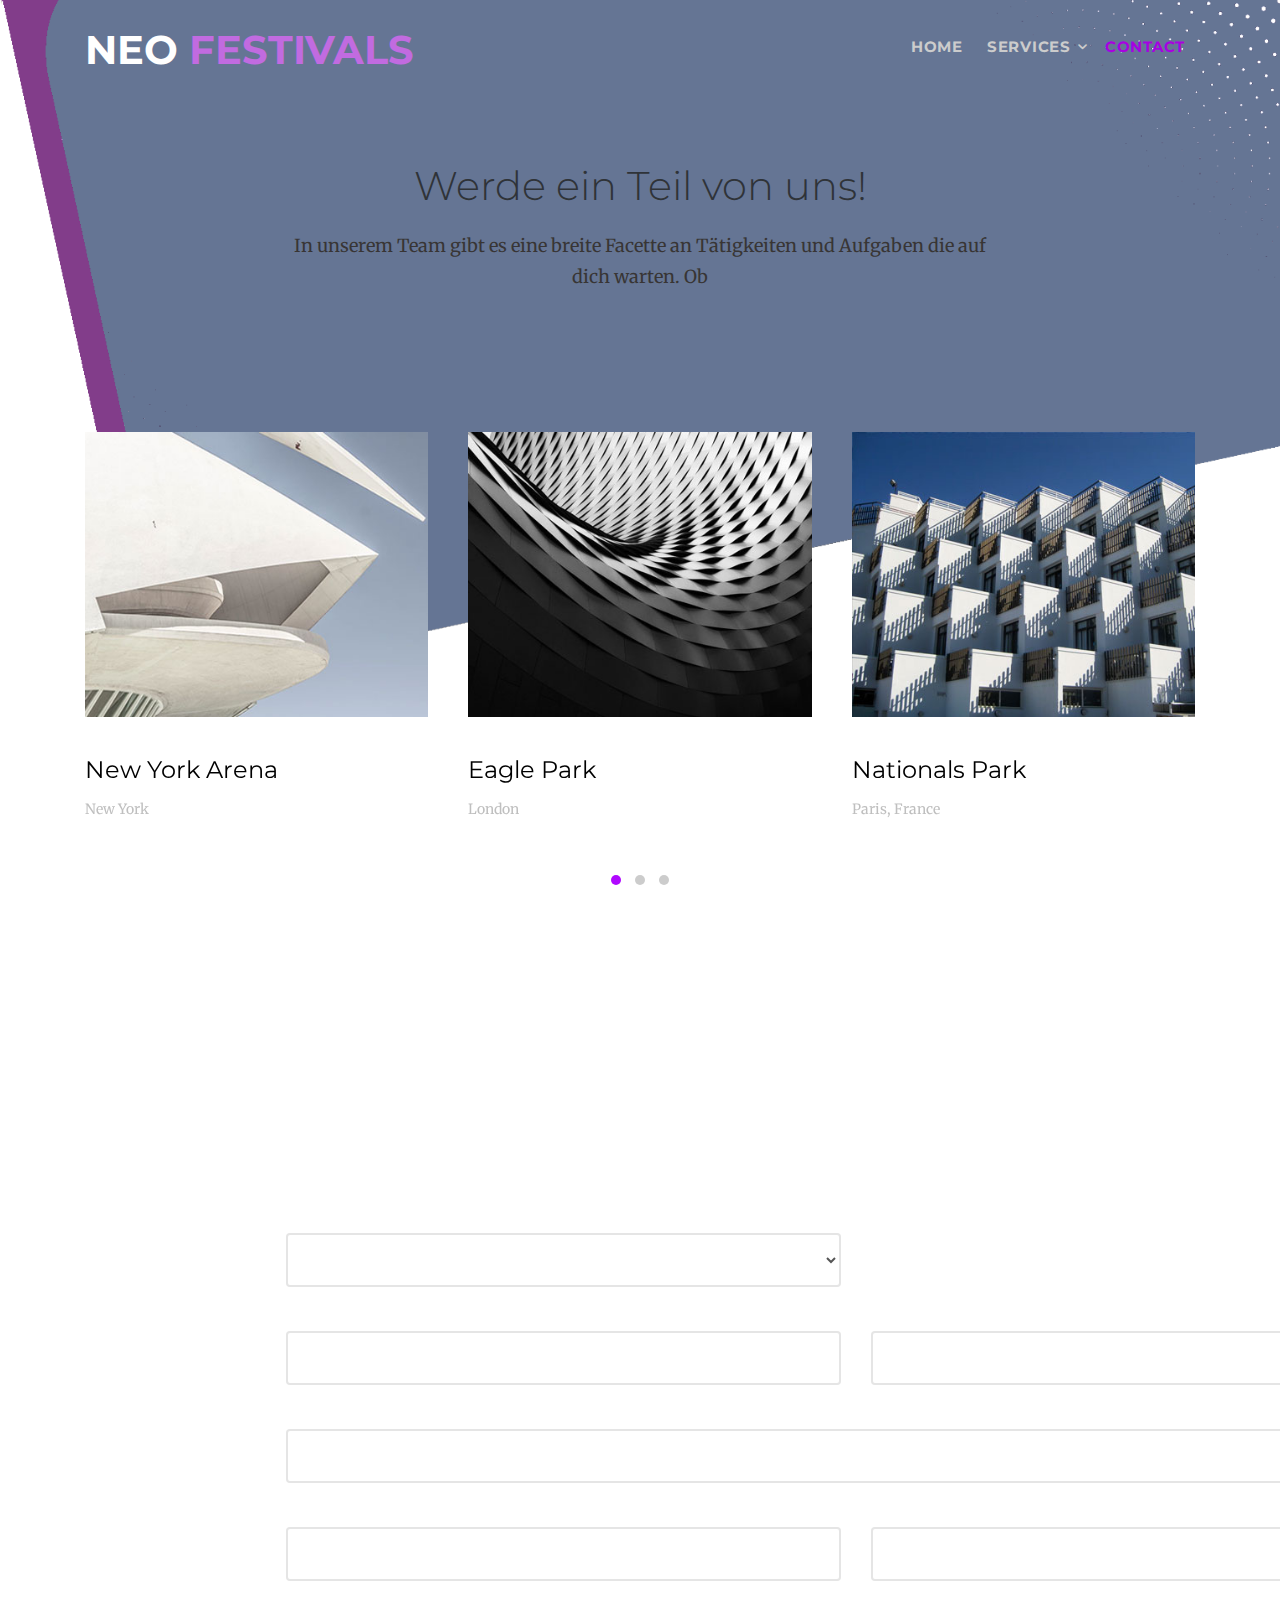
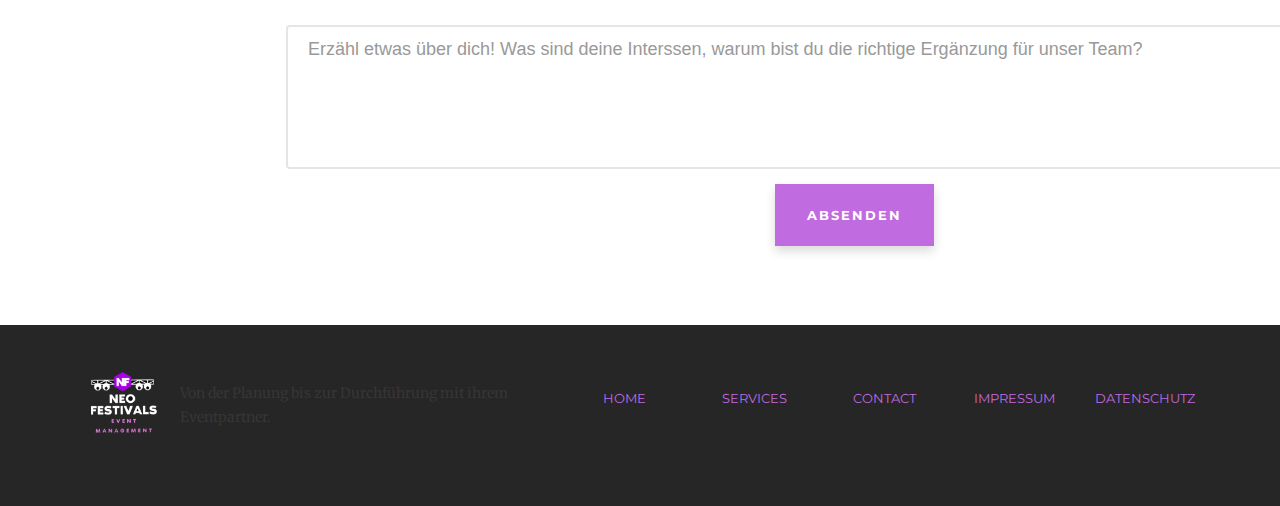
<file: NF Website/career.html>
<!DOCTYPE HTML>
<html>
	<head>
	<meta charset="utf-8">
	<meta http-equiv="X-UA-Compatible" content="IE=edge">
	<title>Neo Festivals - Home</title>
	<meta name="viewport" content="width=device-width, initial-scale=1">
	<meta name="description" content="Free HTML5 Website Template by FreeHTML5.co" />
	<meta name="keywords" content="free website templates, free html5, free template, free bootstrap, free website template, html5, css3, mobile first, responsive" />
	<meta name="author" content="FreeHTML5.co" />

  	<!-- Facebook and Twitter integration -->
	<meta property="og:title" content=""/>
	<meta property="og:image" content=""/>
	<meta property="og:url" content=""/>
	<meta property="og:site_name" content=""/>
	<meta property="og:description" content=""/>
	<meta name="twitter:title" content="" />
	<meta name="twitter:image" content="" />
	<meta name="twitter:url" content="" />
	<meta name="twitter:card" content="" />

	<link href="https://fonts.googleapis.com/css?family=Merriweather:300,400|Montserrat:400,700" rel="stylesheet">
	
	<!-- Animate.css -->
	<link rel="stylesheet" href="css/animate.css">
	<!-- Icomoon Icon Fonts-->
	<link rel="stylesheet" href="css/icomoon.css">
	<!-- Themify Icons-->
	<link rel="stylesheet" href="css/themify-icons.css">
	<!-- Bootstrap  -->
	<link rel="stylesheet" href="css/bootstrap.css">

	<!-- Owl Carousel  -->
	<link rel="stylesheet" href="css/owl.carousel.min.css">
	<link rel="stylesheet" href="css/owl.theme.default.min.css">

	<!-- Theme style  -->
	<link rel="stylesheet" href="css/style.css">

	<!-- Modernizr JS -->
	<script src="js/modernizr-2.6.2.min.js"></script>
	<!-- FOR IE9 below -->
	<!--[if lt IE 9]>
	<script src="js/respond.min.js"></script>
	<![endif]-->

	</head>
	<body class="indexhtml">
		
	<div class="gtco-loader"></div>
	
	<div id="page" class="page4">

		<nav class="gtco-nav" role="navigation">
			<div class="gtco-container">
				
				<div class="row">
					<div class="col-sm-6 col-xs-12">
						<div id="gtco-logo">
							<a href="index.html">
								<span class="neo">Neo</span>
								<span class="festivals">Festivals</span>
							</a>
						</div>
					</div>
					<div class="col-xs-6 text-right menu-1">
						<ul>
						    <li><a href="index.html">Home</a></li>
						    <li class="has-dropdown">
							<a href="#services">Services</a>
							<ul class="dropdown">
							    <li><a href="eventmanagement.html">Event Management</a></li>
							    <li><a href="eventsupport.html">Event Unterstützung</a></li>
							    <li><a href="eventberatung.html">Event Beratung</a></li>
							    <li><a href="eventausstattung.html">Event Ausstattung</a></li>
							</ul>
						    <li class="active"><a href="contact.html">Contact</a></li>
						</ul>
					</div>
				</div>
			</div>
		</nav>

        <div class="gtco-section">
			<div class="gtco-container">
				<div class="row">
					<div class="col-md-8 col-md-offset-2 gtco-heading text-center">
						<h2>Werde ein Teil von uns!</h2>
						<p>In unserem Team gibt es eine breite Facette an Tätigkeiten und Aufgaben die auf dich warten. Ob</p>
					</div>
				</div>
				<div class="row">

					<div class="col-md-12">
						<div class="owl-carousel owl-carousel-carousel">
							<div class="item">
								<div class="gtco-item">
									<a href="#"><img src="images/img_1.jpg" alt="" class="img-responsive"></a>
									<h2><a href="#">New York Arena</h2></a>
									<p class="role">New York</p>
								</div>
							</div>
							<div class="item">
								<div class="gtco-item">
									<a href="#"><img src="images/img_2.jpg" alt="" class="img-responsive"></a>
									<h2><a href="#">Eagle Park</h2></a>
									<p class="role">London</p>
								</div>
							</div>
							<div class="item">
								<div class="gtco-item">
									<a href="#"><img src="images/img_3.jpg" alt="" class="img-responsive"></a>
									<h2><a href="#">Nationals Park</h2></a>
									<p class="role">Paris, France</p>
								</div>
							</div>

							<div class="item">
								<div class="gtco-item">
									<a href="#"><img src="images/img_1.jpg" alt="" class="img-responsive"></a>
									<h2><a href="#">New York Arena</h2></a>
									<p class="role">New York</p>
								</div>
							</div>
							<div class="item">
								<div class="gtco-item">
									<a href="#"><img src="images/img_2.jpg" alt="" class="img-responsive"></a>
									<h2><a href="#">Eagle Park</h2></a>
									<p class="role">London</p>
								</div>
							</div>
							<div class="item">
								<div class="gtco-item">
									<a href="#"><img src="images/img_3.jpg" alt="" class="img-responsive"></a>
									<h2><a href="#">Nationals Park</h2></a>
									<p class="role">Paris, France</p>
								</div>
							</div>

							<div class="item">
								<div class="gtco-item">
									<a href="#"><img src="images/img_1.jpg" alt="" class="img-responsive"></a>
									<h2><a href="#">New York Arena</h2></a>
									<p class="role">New York</p>
								</div>
							</div>
							<div class="item">
								<div class="gtco-item">
									<a href="#"><img src="images/img_2.jpg" alt="" class="img-responsive"></a>
									<h2><a href="#">Eagle Park</h2></a>
									<p class="role">London</p>
								</div>
							</div>
							<div class="item">
								<div class="gtco-item">
									<a href="#"><img src="images/img_3.jpg" alt="" class="img-responsive"></a>
									<h2><a href="#">Nationals Park</h2></a>
									<p class="role">Paris, France</p>
								</div>
							</div>
						</div>
					</div>
					
				</div>
			</div>
		</div>

        <section class="service_section layout_padding" id="service-section">
			<div class="container-fluid form_section">
				<div class="container">
					<h1>Ihr Event beginnt hier - Kontatkieren Sie uns!</h1>
					<form action="submit_form.php" method="post">
						<div class="row">
							<div class="col-md-6 text-left">
								<div class="form-group">
									<label for="anrede">Anrede*</label>
									<select id="anrede" name="anrede" class="form-control">
										<option value=""></option>
										<option value="Frau">Frau</option>
										<option value="Herr">Herr</option>
									</select>
								</div>
							</div>
						</div>
						<div class="row">
							<div class="col-md-6 text-left">
								<div class="form-group">
									<label for="vorname">Vorname*</label>
									<input type="text" id="vorname" name="vorname" class="form-control" required>
								</div>
							</div>
							<div class="col-md-6 text-left">
								<div class="form-group">
									<label for="nachname">Nachname*</label>
									<input type="text" id="nachname" name="nachname" class="form-control" required>
								</div>
							</div>
						</div>
						<div class="row">
							<div class="col-md-12 text-left">
								<div class="form-group">
									<label for="firmenname">Firmenname</label>
									<input type="text" id="firmenname" name="firmenname" class="form-control">
								</div>
							</div>
						</div>
						<div class="row">
							<div class="col-md-6">
								<div class="form-group">
									<label for="email">E-Mail Adresse*</label>
									<input type="email" id="email" name="email" class="form-control" required>
								</div>
							</div>
							<div class="col-md-6">
								<div class="form-group">
									<label for="telefon">Telefonnummer</label>
									<input type="tel" id="telefon" name="telefon" class="form-control">
								</div>
							</div>
						</div>
						<div class="row">
							<div class="col-md-12">
								<div class="form-group">
									<label for="nachricht">Nachricht*</label>
									<textarea id="nachricht" name="nachricht" placeholder="Erzähl etwas über dich! Was sind deine Interssen, warum bist du die richtige Ergänzung für unser Team?" class="form-control" required></textarea>
								</div>
							</div>
						</div>
						<div class="row">
							<div class="col">
								<button type="submit" class="btn btn-primary">Absenden</button>
							</div>
						</div>
					</form>
				</div>
			</div>
		</section>
       

		<footer id="gtco-footer" class="gtco-section" role="contentinfo">
			<div class="gtco-container">
				<div class="row row-pb-md">
					<div class="col-md-1 gtco-widget gtco-footer-paragraph">
						<a href="index.html">
							<div class="img-box">
								<img src="images/nf-logo.png">
							  </div>
						</a>
					</div>
					<div class="col-md-4 gtco-widget gtco-footer-paragraph">
						<p>Von der Planung bis zur Durchführung mit ihrem Eventpartner.</p>
					</div>
					<div class="col-md-7 gtco-footer-link">
						<div class="row">
							<ul class=" gtco-list-link">
								<li><a href="index.html">Home</a></li>
								<li><a href="#services">Services</a></li>
								<li><a href="contact.html">Contact</a></li>
								<li><a href="impressum.html">Impressum</a></li>
								<li><a href="datenschutz.html">Datenschutz</a></li>
							</ul>
						</div>
					</div>
				</div>
			</div>
		</footer>
		<!-- END footer -->

	</div>

	<div class="gototop js-top">
		<a href="#" class="js-gotop"><i class="icon-arrow-up"></i></a>
	</div>
	
	<!-- jQuery -->
	<script src="js/jquery.min.js"></script>
	<!-- jQuery Easing -->
	<script src="js/jquery.easing.1.3.js"></script>
	<!-- Bootstrap -->
	<script src="js/bootstrap.min.js"></script>
	<!-- Waypoints -->
	<script src="js/jquery.waypoints.min.js"></script>
	<!-- Carousel -->
	<script src="js/owl.carousel.min.js"></script>

	<!-- Main -->
	<script src="js/main.js"></script>

	</body>
</html>
</file>
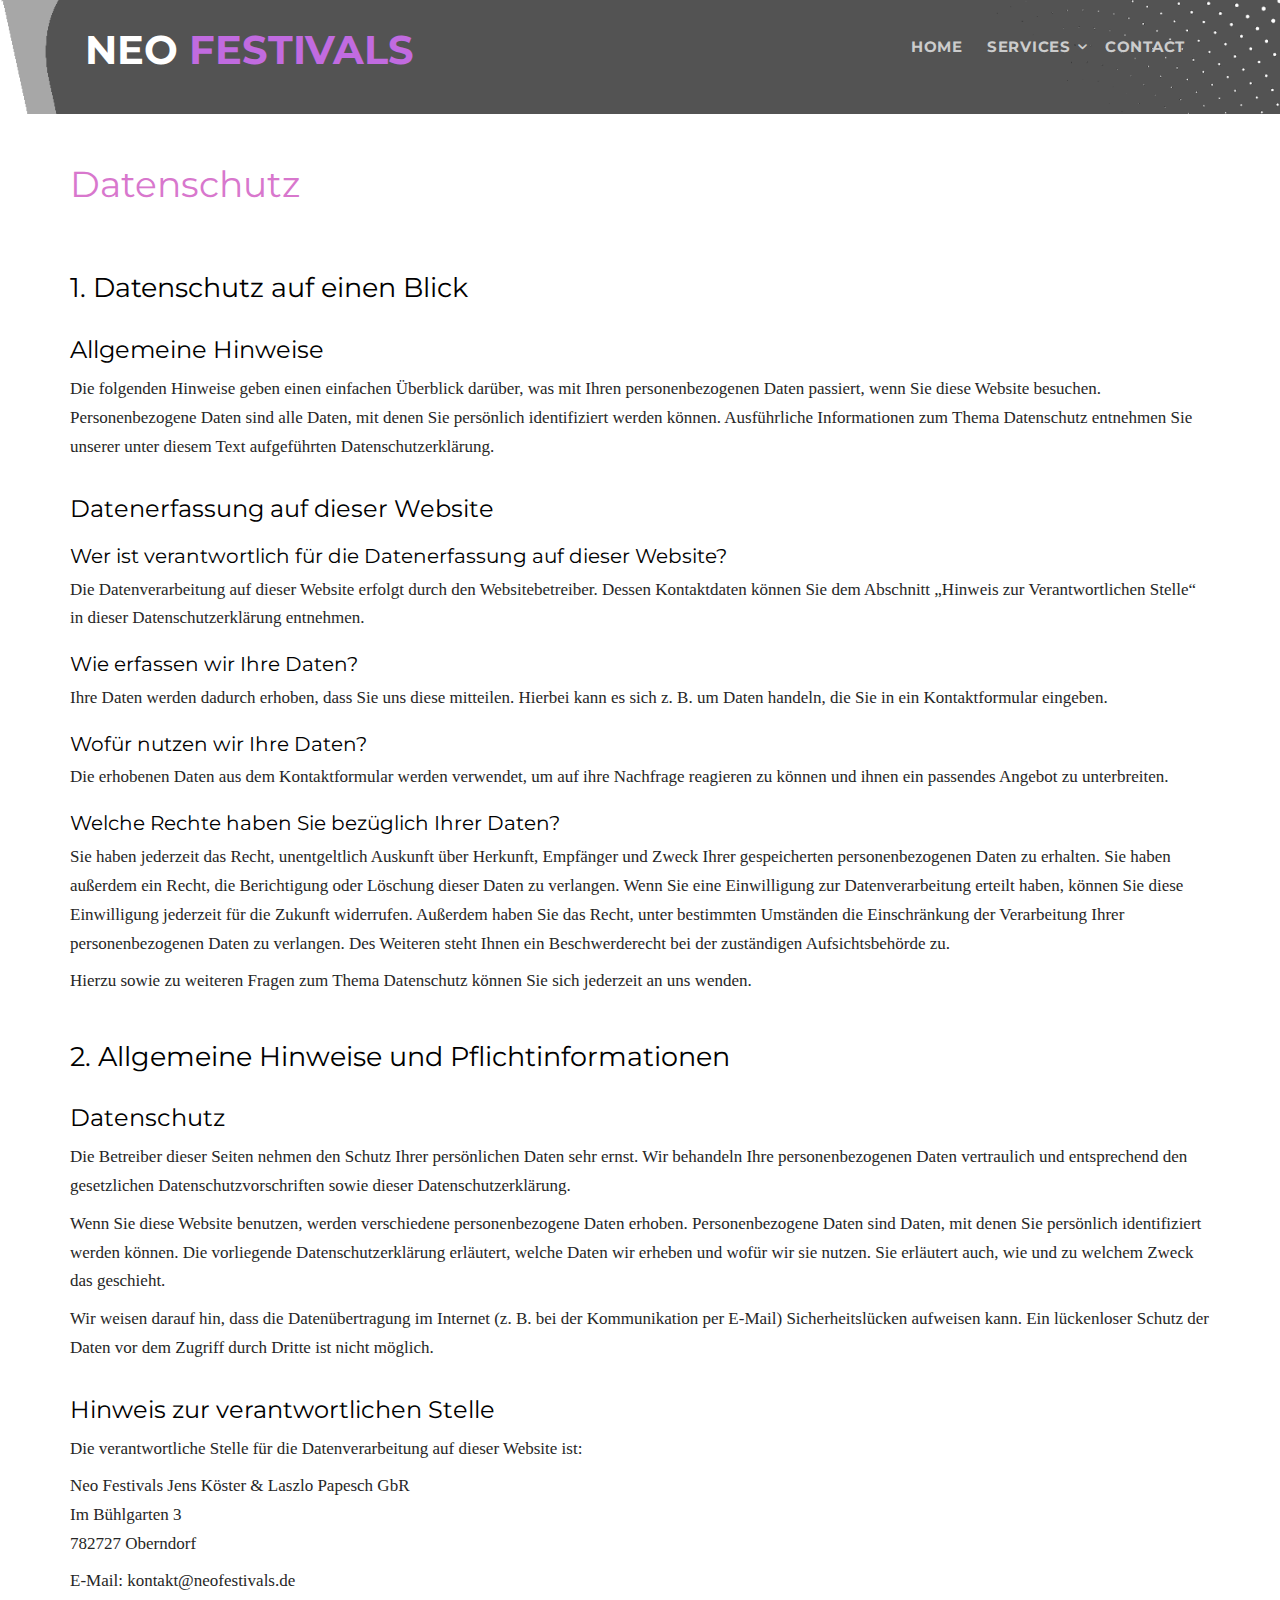
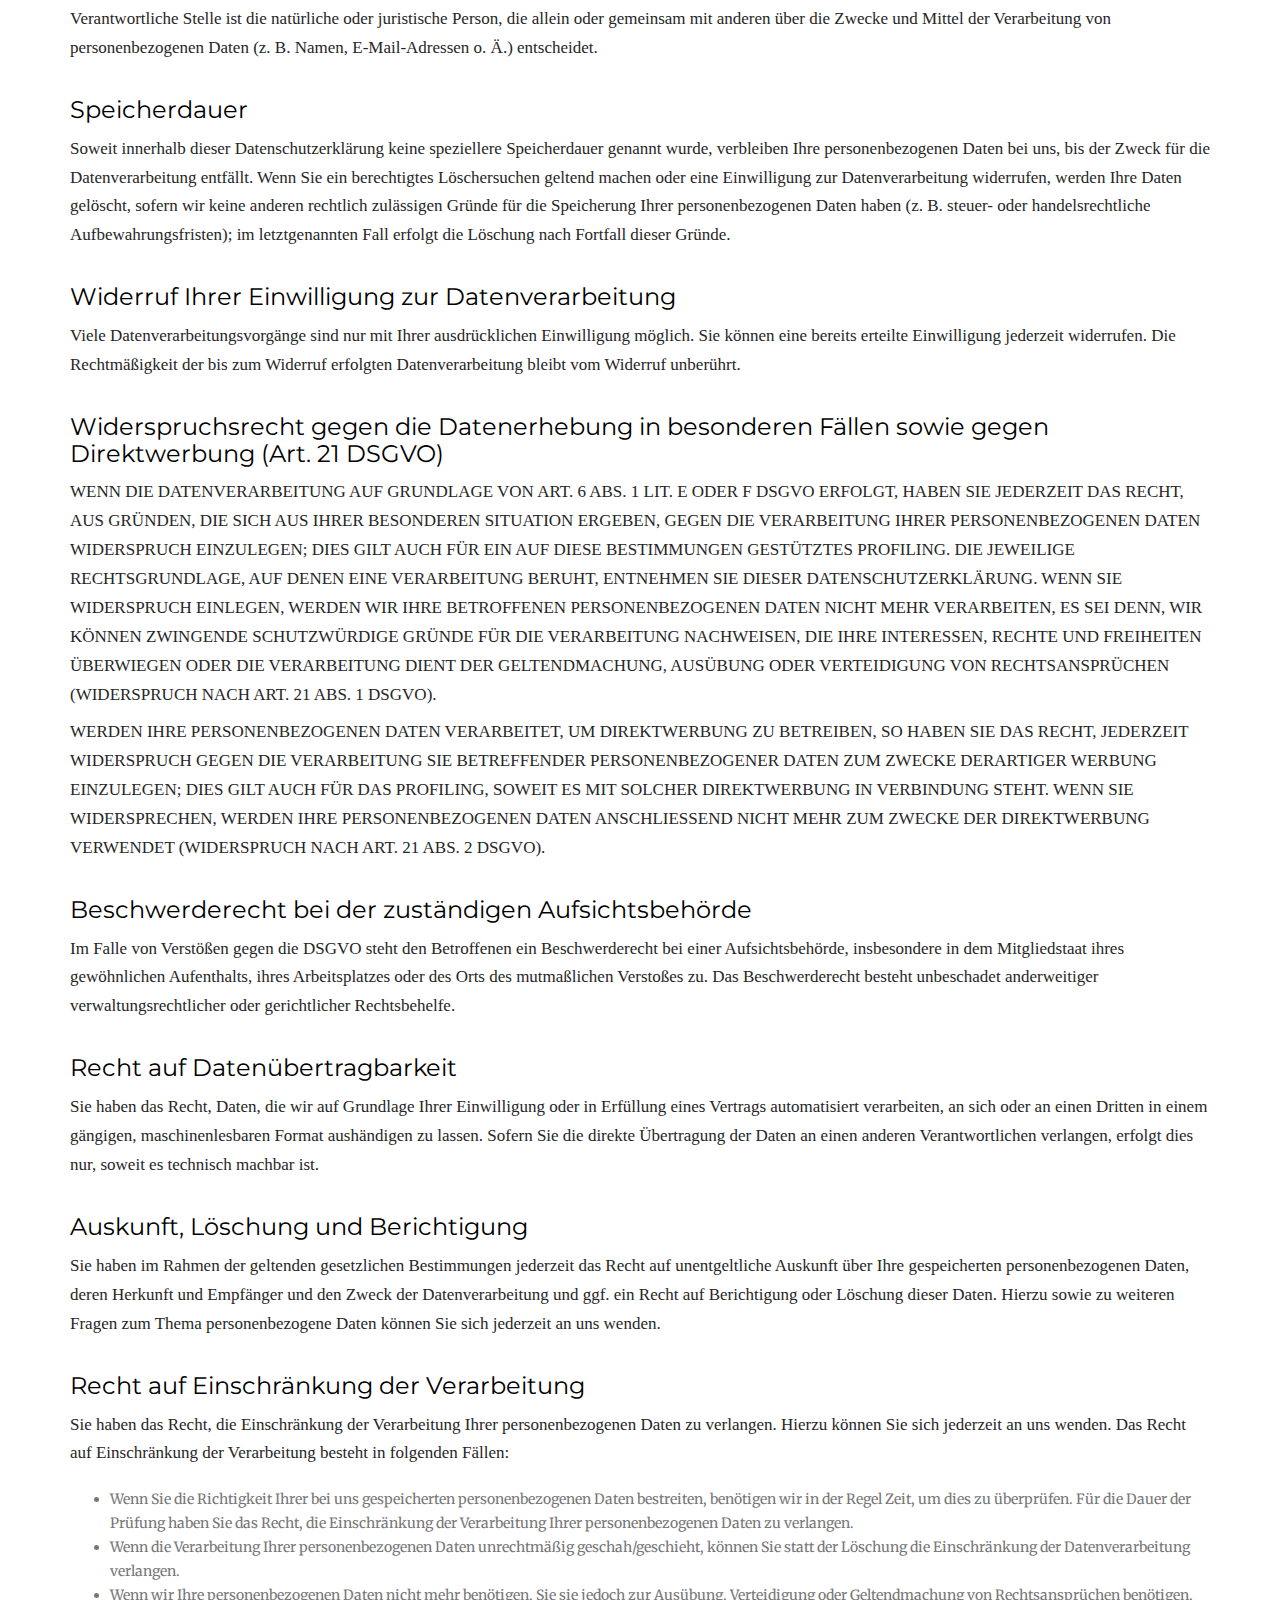
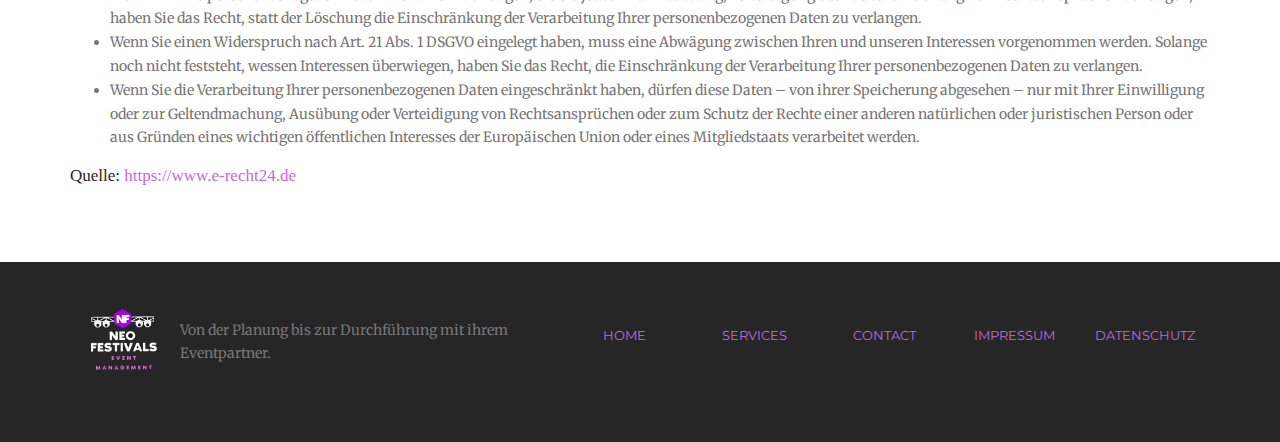
<file: NF Website/datenschutz.html>
<!DOCTYPE HTML>
<html>
	<head>
	<meta charset="utf-8">
	<meta http-equiv="X-UA-Compatible" content="IE=edge">
	<title>Neo Festivals - Home</title>
	<meta name="viewport" content="width=device-width, initial-scale=1">
	<meta name="description" content="Free HTML5 Website Template by FreeHTML5.co" />
	<meta name="keywords" content="free website templates, free html5, free template, free bootstrap, free website template, html5, css3, mobile first, responsive" />
	<meta name="author" content="FreeHTML5.co" />

  	<!-- Facebook and Twitter integration -->
	<meta property="og:title" content=""/>
	<meta property="og:image" content=""/>
	<meta property="og:url" content=""/>
	<meta property="og:site_name" content=""/>
	<meta property="og:description" content=""/>
	<meta name="twitter:title" content="" />
	<meta name="twitter:image" content="" />
	<meta name="twitter:url" content="" />
	<meta name="twitter:card" content="" />

	<link href="https://fonts.googleapis.com/css?family=Merriweather:300,400|Montserrat:400,700" rel="stylesheet">
	
	<!-- Animate.css -->
	<link rel="stylesheet" href="css/animate.css">
	<!-- Icomoon Icon Fonts-->
	<link rel="stylesheet" href="css/icomoon.css">
	<!-- Themify Icons-->
	<link rel="stylesheet" href="css/themify-icons.css">
	<!-- Bootstrap  -->
	<link rel="stylesheet" href="css/bootstrap.css">

	<!-- Owl Carousel  -->
	<link rel="stylesheet" href="css/owl.carousel.min.css">
	<link rel="stylesheet" href="css/owl.theme.default.min.css">

	<!-- Theme style  -->
	<link rel="stylesheet" href="css/style.css">

	<!-- Modernizr JS -->
	<script src="js/modernizr-2.6.2.min.js"></script>
	<!-- FOR IE9 below -->
	<!--[if lt IE 9]>
	<script src="js/respond.min.js"></script>
	<![endif]-->

	</head>
	<body class="indexhtml">
		
	<div class="gtco-loader"></div>
	
	<div id="page">

		<nav class="gtco-nav page3" role="navigation">
			<div class="gtco-container">
				
				<div class="row">
					<div class="col-sm-6 col-xs-12">
						<div id="gtco-logo">
							<a href="index.html">
								<span class="neo">Neo</span>
								<span class="festivals">Festivals</span>
							</a>
						</div>
					</div>
					<div class="col-xs-6 text-right menu-1">
						<ul>
						    <li><a href="index.html">Home</a></li>
						    <li class="has-dropdown">
							<a href="#services">Services</a>
							<ul class="dropdown">
							    <li><a href="eventmanagement.html">Event Management</a></li>
							    <li><a href="eventsupport.html">Event Unterstützung</a></li>
							    <li><a href="eventberatung.html">Event Beratung</a></li>
							    <li><a href="eventausstattung.html">Event Ausstattung</a></li>
							</ul>
						    <li><a href="contact.html">Contact</a></li>
						</ul>
					</div>
				</div>
			</div>
		</nav>

        <div class="container rechtlich">
            <div class="headline">
                <h1>Datenschutz</h1>
            </div>
            <h2>1. Datenschutz auf einen Blick</h2>
            <h3>Allgemeine Hinweise</h3>
            <p>
                Die folgenden Hinweise geben einen einfachen &Uuml;berblick dar&uuml;ber, was mit Ihren personenbezogenen Daten
                passiert, wenn Sie diese Website besuchen. Personenbezogene Daten sind alle Daten, mit denen Sie pers&ouml;nlich
                identifiziert werden k&ouml;nnen. Ausf&uuml;hrliche Informationen zum Thema Datenschutz entnehmen Sie unserer
                unter diesem Text aufgef&uuml;hrten Datenschutzerkl&auml;rung.
            </p>
            <h3>Datenerfassung auf dieser Website</h3>
            <h4>Wer ist verantwortlich f&uuml;r die Datenerfassung auf dieser Website?</h4>
            <p>
                Die Datenverarbeitung auf dieser Website erfolgt durch den Websitebetreiber. Dessen Kontaktdaten k&ouml;nnen Sie
                dem Abschnitt &bdquo;Hinweis zur Verantwortlichen Stelle&ldquo; in dieser Datenschutzerkl&auml;rung
                entnehmen.
            </p> 
            <h4>Wie erfassen wir Ihre Daten?</h4>
            <p>
                Ihre Daten werden <!--zum einen-->dadurch erhoben, dass Sie uns diese mitteilen. Hierbei kann es sich z.&nbsp;B. um
                Daten handeln, die Sie in ein Kontaktformular eingeben.
            </p>
            <!--
            <p>
                Andere Daten werden automatisch oder nach Ihrer Einwilligung beim Besuch der Website durch unsere IT-Systeme
                erfasst. Das sind vor allem technische Daten (z.&nbsp;B. Internetbrowser, Betriebssystem oder Uhrzeit des
                Seitenaufrufs). Die Erfassung dieser Daten erfolgt automatisch, sobald Sie diese Website betreten.
            </p>
            -->
            
            
            <h4>Wof&uuml;r nutzen wir Ihre Daten?</h4>
            <!--
            <p>
                Ein Teil der Daten wird erhoben, um eine fehlerfreie Bereitstellung der Website zu gew&auml;hrleisten. Andere
                Daten k&ouml;nnen zur Analyse Ihres Nutzerverhaltens verwendet werden.
            </p> 
            -->
            <p>
                Die erhobenen Daten aus dem Kontaktformular werden verwendet, um auf ihre Nachfrage reagieren zu können und ihnen ein passendes Angebot zu unterbreiten.
            </p>
            <h4>Welche Rechte haben Sie bez&uuml;glich Ihrer Daten?</h4>
            <p>
                Sie haben jederzeit das Recht, unentgeltlich Auskunft &uuml;ber Herkunft, Empf&auml;nger und Zweck Ihrer
                gespeicherten personenbezogenen Daten zu erhalten. Sie haben au&szlig;erdem ein Recht, die Berichtigung oder L&ouml;schung
                dieser Daten zu verlangen. Wenn Sie eine Einwilligung zur Datenverarbeitung erteilt haben, k&ouml;nnen Sie diese
                Einwilligung jederzeit f&uuml;r die Zukunft widerrufen. Au&szlig;erdem haben Sie das Recht, unter bestimmten
                Umst&auml;nden die Einschr&auml;nkung der Verarbeitung Ihrer personenbezogenen Daten zu verlangen. Des Weiteren
                steht Ihnen ein Beschwerderecht bei der zust&auml;ndigen Aufsichtsbeh&ouml;rde zu.
            </p>
            <p>Hierzu sowie zu weiteren Fragen zum Thema Datenschutz k&ouml;nnen Sie sich jederzeit an uns wenden.</p>
        
            <h2>2. Allgemeine Hinweise und Pflicht&shy;informationen</h2>
            <h3>Datenschutz</h3>
            <p>
                Die Betreiber dieser Seiten nehmen den Schutz Ihrer pers&ouml;nlichen Daten sehr ernst. Wir behandeln Ihre
                personenbezogenen Daten vertraulich und entsprechend den gesetzlichen Datenschutzvorschriften sowie dieser
                Datenschutzerkl&auml;rung.
            </p>
            <p>
                Wenn Sie diese Website benutzen, werden verschiedene personenbezogene Daten erhoben. Personenbezogene Daten sind
                Daten, mit denen Sie pers&ouml;nlich identifiziert werden k&ouml;nnen. Die vorliegende Datenschutzerkl&auml;rung
                erl&auml;utert, welche Daten wir erheben und wof&uuml;r wir sie nutzen. Sie erl&auml;utert auch, wie und zu
                welchem Zweck das geschieht.
            </p>
            <p>
                Wir weisen darauf hin, dass die Daten&uuml;bertragung im Internet (z.&nbsp;B. bei der Kommunikation per E-Mail)
                Sicherheitsl&uuml;cken aufweisen kann. Ein l&uuml;ckenloser Schutz der Daten vor dem Zugriff durch Dritte ist
                nicht m&ouml;glich.
            </p>
        
            <h3>Hinweis zur verantwortlichen Stelle</h3>
            <p>Die verantwortliche Stelle f&uuml;r die Datenverarbeitung auf dieser Website ist:</p>
            <p>
                Neo Festivals Jens Köster & Laszlo Papesch GbR<br/>
                Im Bühlgarten 3<br/>
                782727 Oberndorf
            </p>
            <p>
                E-Mail: kontakt@neofestivals.de
            </p>
            <p>
                Verantwortliche Stelle ist die nat&uuml;rliche oder juristische Person, die allein oder gemeinsam mit anderen
                &uuml;ber die Zwecke und Mittel der Verarbeitung von personenbezogenen Daten (z.&nbsp;B. Namen, E-Mail-Adressen
                o. &Auml;.) entscheidet.
            </p>
        
            <h3>Speicherdauer</h3>
            <p>
                Soweit innerhalb dieser Datenschutzerkl&auml;rung keine speziellere Speicherdauer genannt wurde, verbleiben Ihre
                personenbezogenen Daten bei uns, bis der Zweck f&uuml;r die Datenverarbeitung entf&auml;llt. Wenn Sie ein
                berechtigtes L&ouml;schersuchen geltend machen oder eine Einwilligung zur Datenverarbeitung widerrufen, werden
                Ihre Daten gel&ouml;scht, sofern wir keine anderen rechtlich zul&auml;ssigen Gr&uuml;nde f&uuml;r die
                Speicherung Ihrer personenbezogenen Daten haben (z.&nbsp;B. steuer- oder handelsrechtliche
                Aufbewahrungsfristen); im letztgenannten Fall erfolgt die L&ouml;schung nach Fortfall dieser Gr&uuml;nde.
            </p>
            <h3>Widerruf Ihrer Einwilligung zur Datenverarbeitung</h3>
            <p>
                Viele Datenverarbeitungsvorg&auml;nge sind nur mit Ihrer ausdr&uuml;cklichen Einwilligung m&ouml;glich. Sie k&ouml;nnen
                eine bereits erteilte Einwilligung jederzeit widerrufen. Die Rechtm&auml;&szlig;igkeit der bis zum Widerruf
                erfolgten Datenverarbeitung bleibt vom Widerruf unber&uuml;hrt.
            </p>
            <h3>Widerspruchsrecht gegen die Datenerhebung in besonderen F&auml;llen sowie gegen Direktwerbung (Art. 21 DSGVO)</h3>
            <p>
                WENN DIE DATENVERARBEITUNG AUF GRUNDLAGE VON ART. 6 ABS. 1 LIT. E ODER F DSGVO ERFOLGT, HABEN SIE JEDERZEIT DAS
                RECHT, AUS GR&Uuml;NDEN, DIE SICH AUS IHRER BESONDEREN SITUATION ERGEBEN, GEGEN DIE VERARBEITUNG IHRER
                PERSONENBEZOGENEN DATEN WIDERSPRUCH EINZULEGEN; DIES GILT AUCH F&Uuml;R EIN AUF DIESE BESTIMMUNGEN GEST&Uuml;TZTES
                PROFILING. DIE JEWEILIGE RECHTSGRUNDLAGE, AUF DENEN EINE VERARBEITUNG BERUHT, ENTNEHMEN SIE DIESER
                DATENSCHUTZERKL&Auml;RUNG. WENN SIE WIDERSPRUCH EINLEGEN, WERDEN WIR IHRE BETROFFENEN PERSONENBEZOGENEN DATEN
                NICHT MEHR VERARBEITEN, ES SEI DENN, WIR K&Ouml;NNEN ZWINGENDE SCHUTZW&Uuml;RDIGE GR&Uuml;NDE F&Uuml;R DIE
                VERARBEITUNG NACHWEISEN, DIE IHRE INTERESSEN, RECHTE UND FREIHEITEN &Uuml;BERWIEGEN ODER DIE VERARBEITUNG DIENT
                DER GELTENDMACHUNG, AUS&Uuml;BUNG ODER VERTEIDIGUNG VON RECHTSANSPR&Uuml;CHEN (WIDERSPRUCH NACH ART. 21 ABS. 1
                DSGVO).
            </p>
            <p>
                WERDEN IHRE PERSONENBEZOGENEN DATEN VERARBEITET, UM DIREKTWERBUNG ZU BETREIBEN, SO HABEN SIE DAS RECHT, JEDERZEIT
                WIDERSPRUCH GEGEN DIE VERARBEITUNG SIE BETREFFENDER PERSONENBEZOGENER DATEN ZUM ZWECKE DERARTIGER WERBUNG
                EINZULEGEN; DIES GILT AUCH F&Uuml;R DAS PROFILING, SOWEIT ES MIT SOLCHER DIREKTWERBUNG IN VERBINDUNG STEHT. WENN
                SIE WIDERSPRECHEN, WERDEN IHRE PERSONENBEZOGENEN DATEN ANSCHLIESSEND NICHT MEHR ZUM ZWECKE DER DIREKTWERBUNG
                VERWENDET (WIDERSPRUCH NACH ART. 21 ABS. 2 DSGVO).
            </p>
            <h3>Beschwerde&shy;recht bei der zust&auml;ndigen Aufsichts&shy;beh&ouml;rde</h3>
            <p>
                Im Falle von Verst&ouml;&szlig;en gegen die DSGVO steht den Betroffenen ein Beschwerderecht bei einer
                Aufsichtsbeh&ouml;rde, insbesondere in dem Mitgliedstaat ihres gew&ouml;hnlichen Aufenthalts, ihres
                Arbeitsplatzes oder des Orts des mutma&szlig;lichen Versto&szlig;es zu. Das Beschwerderecht besteht unbeschadet
                anderweitiger verwaltungsrechtlicher oder gerichtlicher Rechtsbehelfe.
            </p>
            <h3>Recht auf Daten&shy;&uuml;bertrag&shy;barkeit</h3>
            <p>
                Sie haben das Recht, Daten, die wir auf Grundlage Ihrer Einwilligung oder in Erf&uuml;llung eines Vertrags
                automatisiert verarbeiten, an sich oder an einen Dritten in einem g&auml;ngigen, maschinenlesbaren Format aush&auml;ndigen
                zu lassen. Sofern Sie die direkte &Uuml;bertragung der Daten an einen anderen Verantwortlichen verlangen,
                erfolgt dies nur, soweit es technisch machbar ist.
            </p>
            <h3>Auskunft, L&ouml;schung und Berichtigung</h3>
            <p>
                Sie haben im Rahmen der geltenden gesetzlichen Bestimmungen jederzeit das Recht auf unentgeltliche Auskunft
                &uuml;ber Ihre gespeicherten personenbezogenen Daten, deren Herkunft und Empf&auml;nger und den Zweck der
                Datenverarbeitung und ggf. ein Recht auf Berichtigung oder L&ouml;schung dieser Daten. Hierzu sowie zu weiteren
                Fragen zum Thema personenbezogene Daten k&ouml;nnen Sie sich jederzeit an uns wenden.
            </p>
            <h3>Recht auf Einschr&auml;nkung der Verarbeitung</h3>
            <p>
                Sie haben das Recht, die Einschr&auml;nkung der Verarbeitung Ihrer personenbezogenen Daten zu verlangen. Hierzu k&ouml;nnen
                Sie sich jederzeit an uns wenden. Das Recht auf Einschr&auml;nkung der Verarbeitung besteht in folgenden F&auml;llen:
            </p>
            <ul>
                <li>Wenn Sie die Richtigkeit Ihrer bei uns gespeicherten personenbezogenen Daten bestreiten, ben&ouml;tigen wir
                    in der Regel Zeit, um dies zu &uuml;berpr&uuml;fen. F&uuml;r die Dauer der Pr&uuml;fung haben Sie das Recht,
                    die Einschr&auml;nkung der Verarbeitung Ihrer personenbezogenen Daten zu verlangen.
                </li>
                <li>Wenn die Verarbeitung Ihrer personenbezogenen Daten unrechtm&auml;&szlig;ig geschah/geschieht, k&ouml;nnen
                    Sie statt der L&ouml;schung die Einschr&auml;nkung der Datenverarbeitung verlangen.
                </li>
                <li>Wenn wir Ihre personenbezogenen Daten nicht mehr ben&ouml;tigen, Sie sie jedoch zur Aus&uuml;bung,
                    Verteidigung oder Geltendmachung von Rechtsanspr&uuml;chen ben&ouml;tigen, haben Sie das Recht, statt der L&ouml;schung
                    die Einschr&auml;nkung der Verarbeitung Ihrer personenbezogenen Daten zu verlangen.
                </li>
                <li>Wenn Sie einen Widerspruch nach Art. 21 Abs. 1 DSGVO eingelegt haben, muss eine Abw&auml;gung zwischen Ihren
                    und unseren Interessen vorgenommen werden. Solange noch nicht feststeht, wessen Interessen &uuml;berwiegen,
                    haben Sie das Recht, die Einschr&auml;nkung der Verarbeitung Ihrer personenbezogenen Daten zu verlangen.
                </li>
                <li>Wenn Sie die Verarbeitung Ihrer personenbezogenen Daten eingeschr&auml;nkt haben, d&uuml;rfen diese Daten &ndash;
                    von ihrer Speicherung abgesehen &ndash; nur mit Ihrer Einwilligung oder zur Geltendmachung, Aus&uuml;bung oder
                    Verteidigung von Rechtsanspr&uuml;chen oder zum Schutz der Rechte einer anderen nat&uuml;rlichen oder
                    juristischen Person oder aus Gr&uuml;nden eines wichtigen &ouml;ffentlichen Interesses der Europ&auml;ischen
                    Union oder eines Mitgliedstaats verarbeitet werden.
                </li>
            </ul>
        
            <p>Quelle: <a href="https://www.e-recht24.de">https://www.e-recht24.de</a></p>

        </div>
       

		<footer id="gtco-footer" class="gtco-section" role="contentinfo">
			<div class="gtco-container">
				<div class="row row-pb-md">
					<div class="col-md-1 gtco-widget gtco-footer-paragraph">
						<a href="index.html">
							<div class="img-box">
								<img src="images/nf-logo.png">
							  </div>
						</a>
					</div>
					<div class="col-md-4 gtco-widget gtco-footer-paragraph">
						<p>Von der Planung bis zur Durchführung mit ihrem Eventpartner.</p>
					</div>
					<div class="col-md-7 gtco-footer-link">
						<div class="row">
							<ul class=" gtco-list-link">
								<li><a href="index.html">Home</a></li>
								<li><a href="#services">Services</a></li>
								<li><a href="contact.html">Contact</a></li>
								<li><a href="impressum.html">Impressum</a></li>
								<li><a href="datenschutz.html">Datenschutz</a></li>
							</ul>
						</div>
					</div>
				</div>
			</div>
		</footer>
		<!-- END footer -->

	</div>

	<div class="gototop js-top">
		<a href="#" class="js-gotop"><i class="icon-arrow-up"></i></a>
	</div>
	
	<!-- jQuery -->
	<script src="js/jquery.min.js"></script>
	<!-- jQuery Easing -->
	<script src="js/jquery.easing.1.3.js"></script>
	<!-- Bootstrap -->
	<script src="js/bootstrap.min.js"></script>
	<!-- Waypoints -->
	<script src="js/jquery.waypoints.min.js"></script>
	<!-- Carousel -->
	<script src="js/owl.carousel.min.js"></script>

	<!-- Main -->
	<script src="js/main.js"></script>

	</body>
</html>
</file>
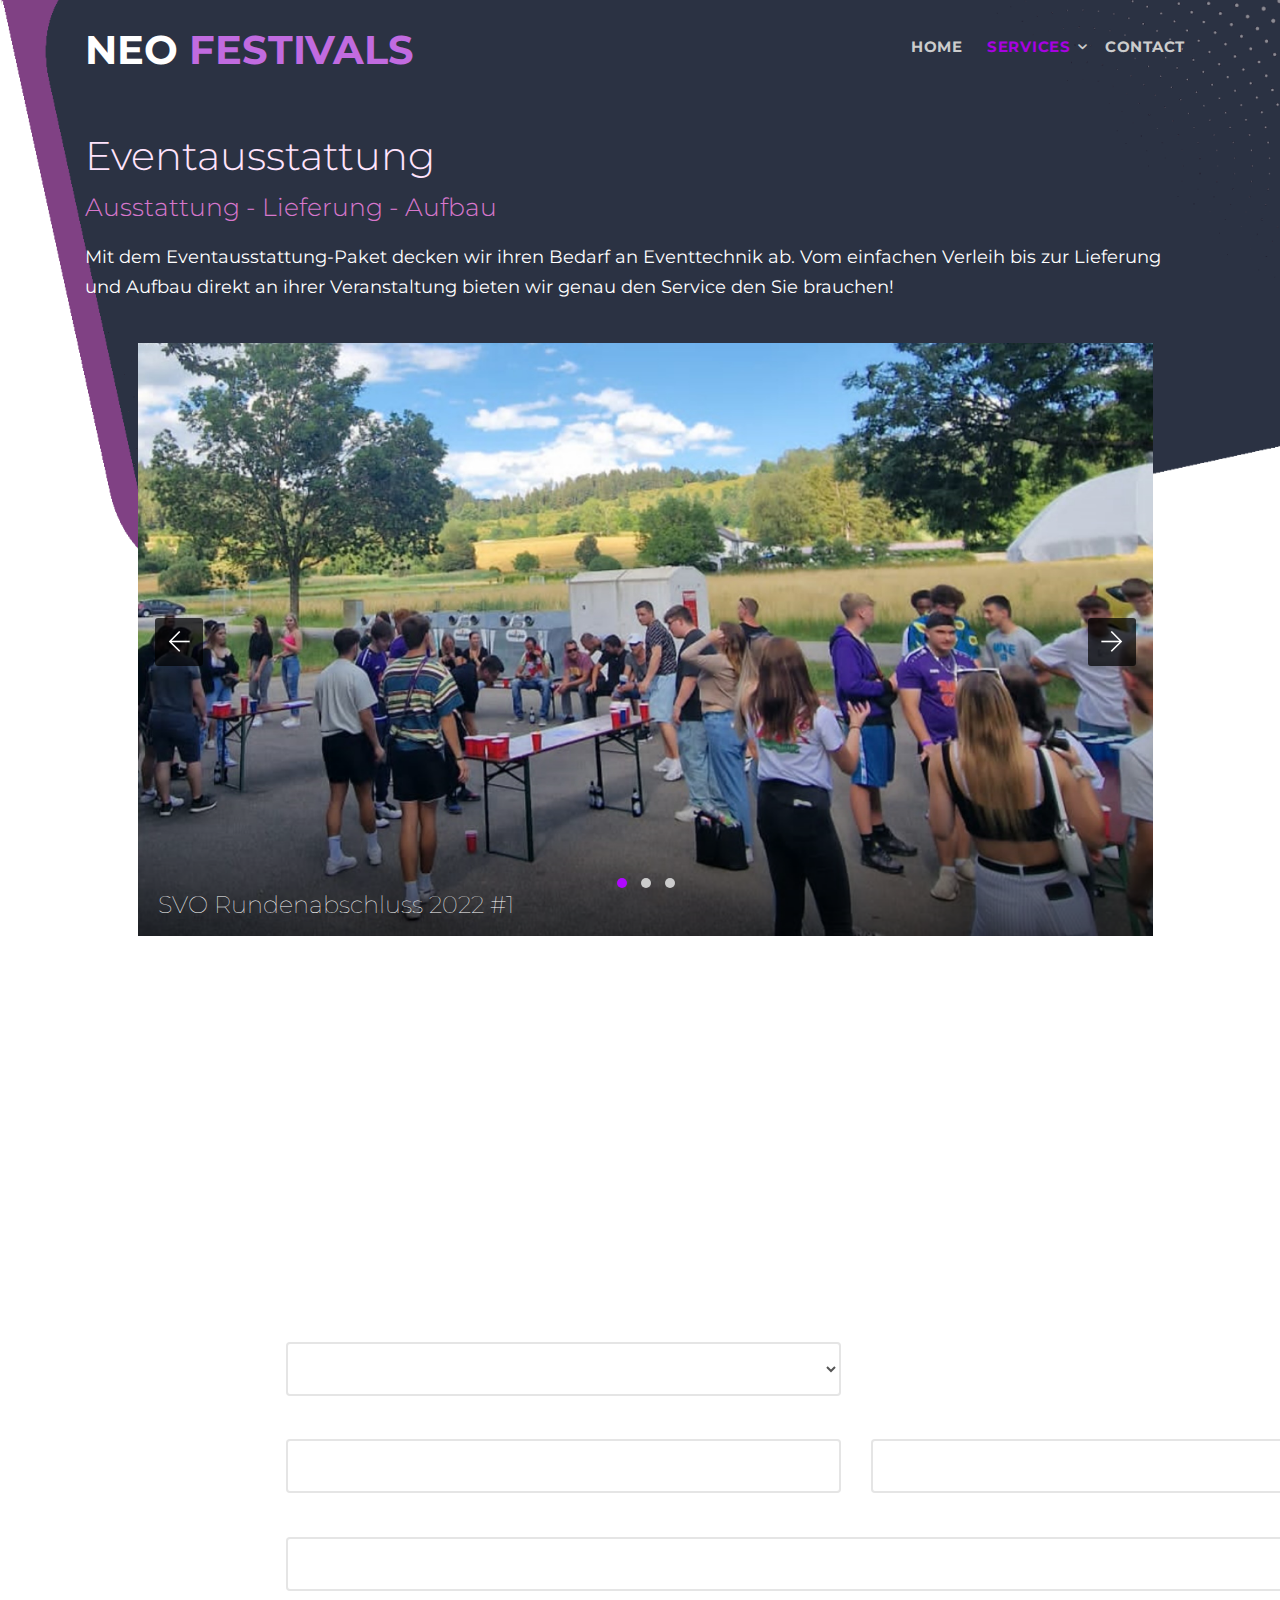
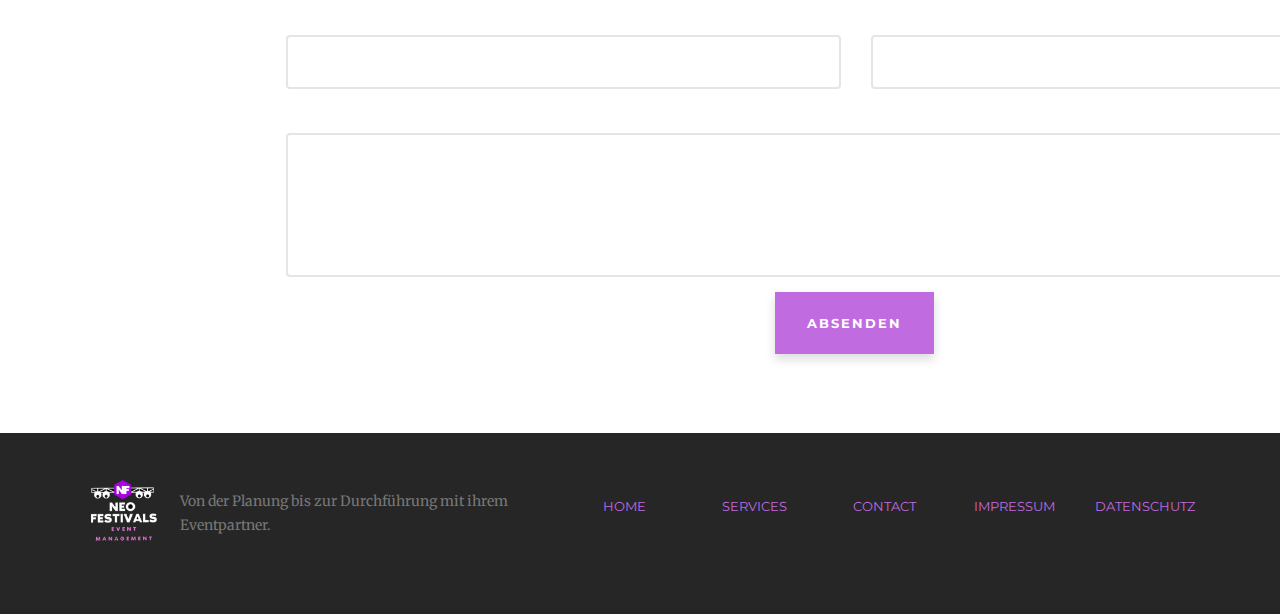
<file: NF Website/eventausstattung.html>
<!DOCTYPE HTML>
<html>
	<head>
	<meta charset="utf-8">
	<meta http-equiv="X-UA-Compatible" content="IE=edge">
	<title>Neo Festivals - Services</title>
	<meta name="viewport" content="width=device-width, initial-scale=1">
	<meta name="description" content="Free HTML5 Website Template by FreeHTML5.co" />
	<meta name="keywords" content="free website templates, free html5, free template, free bootstrap, free website template, html5, css3, mobile first, responsive" />
	<meta name="author" content="FreeHTML5.co" />

  	<!-- Facebook and Twitter integration -->
	<meta property="og:title" content=""/>
	<meta property="og:image" content=""/>
	<meta property="og:url" content=""/>
	<meta property="og:site_name" content=""/>
	<meta property="og:description" content=""/>
	<meta name="twitter:title" content="" />
	<meta name="twitter:image" content="" />
	<meta name="twitter:url" content="" />
	<meta name="twitter:card" content="" />

	<link href="https://fonts.googleapis.com/css?family=Merriweather:300,400|Montserrat:400,700" rel="stylesheet">
	
	<!-- Animate.css -->
	<link rel="stylesheet" href="css/animate.css">
	<!-- Icomoon Icon Fonts-->
	<link rel="stylesheet" href="css/icomoon.css">
	<!-- Themify Icons-->
	<link rel="stylesheet" href="css/themify-icons.css">
	<!-- Bootstrap  -->
	<link rel="stylesheet" href="css/bootstrap.css">

	<!-- Owl Carousel  -->
	<link rel="stylesheet" href="css/owl.carousel.min.css">
	<link rel="stylesheet" href="css/owl.theme.default.min.css">

	<!-- Theme style  -->
	<link rel="stylesheet" href="css/style.css">

	<!-- Modernizr JS -->
	<script src="js/modernizr-2.6.2.min.js"></script>
	<!-- FOR IE9 below -->
	<!--[if lt IE 9]>
	<script src="js/respond.min.js"></script>
	<![endif]-->

	</head>
	<body class="indexhtml">
		
	<div class="gtco-loader"></div>
	
	<div id="page" class="page2">

		<nav class="gtco-nav" role="navigation">
			<div class="gtco-container">
				
				<div class="row">
					<div class="col-sm-6 col-xs-12">
						<div id="gtco-logo">
							<a href="index.html">
								<span class="neo">Neo</span>
								<span class="festivals">Festivals</span>
							</a>
						</div>
					</div>
					<div class="col-xs-6 text-right menu-1">
						<ul>
						  <li><a href="index.html">Home</a></li>
						  <li class="has-dropdown active">
							<a href="#services">Services</a>
							<ul class="dropdown">
							  <li><a href="eventmanagement.html">Event Management</a></li>
							  <li><a href="eventsupport.html">Event Unterstützung</a></li>
							  <li><a href="eventberatung.html">Event Beratung</a></li>
							  <li><a href="eventausstattung.html">Event Ausstattung</a></li>
							</ul>
						  </li>
							<li><a href="contact.html">Contact</a></li>
						</ul>
					</div>
				</div>
				
			</div>
		</nav>

        <div class="gtco-section gtco-services">
			<div class="gtco-container">
			  	<div class="row gtco-servicehead ">
					<div class="col-md-12 text-left">
						<h2>Eventausstattung</h2>
                    </div>
                    <div class="col-md-12 text-left">
                        <h1>Ausstattung - Lieferung - Aufbau</h1>
				  		<p>Mit dem Eventausstattung-Paket decken wir ihren Bedarf an Eventtechnik ab. Vom einfachen Verleih bis zur Lieferung und Aufbau direkt an ihrer Veranstaltung bieten wir genau den Service den Sie brauchen!</p>
                    </div>
                    <div class="col-md-11 col-md-offset-0-5">
                        <div class="owl-carousel owl-carousel-fullwidth reduced-margin">
						    <div class="item">
							    <a href="#">
								    <img src="images/slider_1.jpg" alt="Free Website Template by FreeHTML5.co">
	    							<div class="slider-copy">
		    							<h2>SVO Rundenabschluss 2022 #1</h2>
			    					</div>
				    			</a>
					    	</div>
						    <div class="item">
							    <a href="#">
								    <img src="images/slider_2.jpg" alt="Free Website Template by FreeHTML5.co">
    								<div class="slider-copy">
	    								<h2>SVO Rundenabschluss 2022 #2</h2>
		    						</div>
			    				</a>
				    		</div>
					    	<div class="item">
						    	<a href="#">
							    	<img src="images/slider_3.jpg" alt="Free Website Template by FreeHTML5.co">
								    <div class="slider-copy">
									    <h2>Moonlight Lounge</h2>
    								</div>
	    						</a>
		    				</div>
			    		</div>
                    </div>
			  	</div>
        	</div>
        </div>    
		
		<!--
		<div class="gtco-section">
			<div class="gtco-container">
				<div class="row ausstattung">
					<div class="col-md-8 col-md-offset-2 gtco-heading text-center">
						<h2>Work</h2>
						<p>Lorem ipsum dolor sit amet, consectetur adipiscing elit. Phasellus placerat enim et urna sagittis, rhoncus euismod erat tincidunt. Donec tincidunt volutpat erat.</p>
					</div>
				</div>
				<div class="row">

					<div class="col-md-12">
						<div class="owl-carousel owl-carousel-carousel">
							<div class="item">
								<div class="gtco-staff">
									<img src="images/staff_1.jpg" alt="" class="img-responsive">
									<h2>Jane Simpson</h2>
									<p class="role">Architect</p>
									<p>Lorem ipsum dolor sit amet, consectetur adipiscing elit. Phasellus placerat enim et urna sagittis, rhoncus euismod erat tincidunt. Donec tincidunt volutpat erat.</p>
									<ul class="fh5co-social">
										<li><a href="#"><i class="icon-facebook"></i></a></li>
										<li><a href="#"><i class="icon-twitter"></i></a></li>
										<li><a href="#"><i class="icon-linkedin"></i></a></li>
									</ul>
								</div>
							</div>
							<div class="item">
								<div class="gtco-staff">
									<img src="images/staff_2.jpg" alt="" class="img-responsive">
									<h2>Richard Wilson</h2>
									<p class="role">Civil Engineer</p>
									<p>Lorem ipsum dolor sit amet, consectetur adipiscing elit. Phasellus placerat enim et urna sagittis, rhoncus euismod erat tincidunt. Donec tincidunt volutpat erat.</p>
									<ul class="fh5co-social">
										<li><a href="#"><i class="icon-facebook"></i></a></li>
										<li><a href="#"><i class="icon-twitter"></i></a></li>
										<li><a href="#"><i class="icon-linkedin"></i></a></li>
									</ul>
								</div>
							</div>
							<div class="item">
								<div class="gtco-staff">
									<img src="images/staff_3.jpg" alt="" class="img-responsive">
									<h2>Craig Davidson</h2>
									<p class="role">Engineer</p>
									<p>Lorem ipsum dolor sit amet, consectetur adipiscing elit. Phasellus placerat enim et urna sagittis, rhoncus euismod erat tincidunt. Donec tincidunt volutpat erat.</p>
									<ul class="fh5co-social">
										<li><a href="#"><i class="icon-facebook"></i></a></li>
										<li><a href="#"><i class="icon-twitter"></i></a></li>
										<li><a href="#"><i class="icon-linkedin"></i></a></li>
									</ul>
								</div>
							</div>

							<div class="item">
								<div class="gtco-staff">
									<img src="images/staff_1.jpg" alt="" class="img-responsive">
									<h2>Jane Simpson</h2>
									<p class="role">Architect</p>
									<p>Lorem ipsum dolor sit amet, consectetur adipiscing elit. Phasellus placerat enim et urna sagittis, rhoncus euismod erat tincidunt. Donec tincidunt volutpat erat.</p>
									<ul class="fh5co-social">
										<li><a href="#"><i class="icon-facebook"></i></a></li>
										<li><a href="#"><i class="icon-twitter"></i></a></li>
										<li><a href="#"><i class="icon-linkedin"></i></a></li>
									</ul>
								</div>
							</div>
							<div class="item">
								<div class="gtco-staff">
									<img src="images/staff_2.jpg" alt="" class="img-responsive">
									<h2>Richard Wilson</h2>
									<p class="role">Civil Engineer</p>
									<p>Lorem ipsum dolor sit amet, consectetur adipiscing elit. Phasellus placerat enim et urna sagittis, rhoncus euismod erat tincidunt. Donec tincidunt volutpat erat.</p>
									<ul class="fh5co-social">
										<li><a href="#"><i class="icon-facebook"></i></a></li>
										<li><a href="#"><i class="icon-twitter"></i></a></li>
										<li><a href="#"><i class="icon-linkedin"></i></a></li>
									</ul>
								</div>
							</div>
							<div class="item">
								<div class="gtco-staff">
									<img src="images/staff_3.jpg" alt="" class="img-responsive">
									<h2>Craig Davidson</h2>
									<p class="role">Engineer</p>
									<p>Lorem ipsum dolor sit amet, consectetur adipiscing elit. Phasellus placerat enim et urna sagittis, rhoncus euismod erat tincidunt. Donec tincidunt volutpat erat.</p>
									<ul class="fh5co-social">
										<li><a href="#"><i class="icon-facebook"></i></a></li>
										<li><a href="#"><i class="icon-twitter"></i></a></li>
										<li><a href="#"><i class="icon-linkedin"></i></a></li>
									</ul>
								</div>
							</div>
							<div class="item">
								<div class="gtco-staff">
									<img src="images/staff_1.jpg" alt="" class="img-responsive">
									<h2>Jane Simpson</h2>
									<p class="role">Architect</p>
									<p>Lorem ipsum dolor sit amet, consectetur adipiscing elit. Phasellus placerat enim et urna sagittis, rhoncus euismod erat tincidunt. Donec tincidunt volutpat erat.</p>
									<ul class="fh5co-social">
										<li><a href="#"><i class="icon-facebook"></i></a></li>
										<li><a href="#"><i class="icon-twitter"></i></a></li>
										<li><a href="#"><i class="icon-linkedin"></i></a></li>
									</ul>
								</div>
							</div>
							<div class="item">
								<div class="gtco-staff">
									<img src="images/staff_2.jpg" alt="" class="img-responsive">
									<h2>Richard Wilson</h2>
									<p class="role">Civil Engineer</p>
									<p>Lorem ipsum dolor sit amet, consectetur adipiscing elit. Phasellus placerat enim et urna sagittis, rhoncus euismod erat tincidunt. Donec tincidunt volutpat erat.</p>
									<ul class="fh5co-social">
										<li><a href="#"><i class="icon-facebook"></i></a></li>
										<li><a href="#"><i class="icon-twitter"></i></a></li>
										<li><a href="#"><i class="icon-linkedin"></i></a></li>
									</ul>
								</div>
							</div>
							<div class="item">
								<div class="gtco-staff">
									<img src="images/staff_3.jpg" alt="" class="img-responsive">
									<h2>Craig Davidson</h2>
									<p class="role">Engineer</p>
									<p>Lorem ipsum dolor sit amet, consectetur adipiscing elit. Phasellus placerat enim et urna sagittis, rhoncus euismod erat tincidunt. Donec tincidunt volutpat erat.</p>
									<ul class="fh5co-social">
										<li><a href="#"><i class="icon-facebook"></i></a></li>
										<li><a href="#"><i class="icon-twitter"></i></a></li>
										<li><a href="#"><i class="icon-linkedin"></i></a></li>
									</ul>
								</div>
							</div>
						</div>
					</div>
					
				</div>
			</div>
		</div>
		-->
		
		<section class="service_section layout_padding" id="service-section">
			<div class="container-fluid form_section">
				<div class="container">
					<h1>Ihr Event beginnt hier - Kontatkieren Sie uns!</h1>
					<form action="submit_form.php" method="post">
						<div class="row">
							<div class="col-md-6 text-left">
								<div class="form-group">
									<label for="anrede">Anrede*</label>
									<select id="anrede" name="anrede" class="form-control">
										<option value=""></option>
										<option value="Frau">Frau</option>
										<option value="Herr">Herr</option>
									</select>
								</div>
							</div>
						</div>
						<div class="row">
							<div class="col-md-6 text-left">
								<div class="form-group">
									<label for="vorname">Vorname*</label>
									<input type="text" id="vorname" name="vorname" class="form-control" required>
								</div>
							</div>
							<div class="col-md-6 text-left">
								<div class="form-group">
									<label for="nachname">Nachname*</label>
									<input type="text" id="nachname" name="nachname" class="form-control" required>
								</div>
							</div>
						</div>
						<div class="row">
							<div class="col-md-12 text-left">
								<div class="form-group">
									<label for="firmenname">Firmenname</label>
									<input type="text" id="firmenname" name="firmenname" class="form-control">
								</div>
							</div>
						</div>
						<div class="row">
							<div class="col-md-6">
								<div class="form-group">
									<label for="email">E-Mail Adresse*</label>
									<input type="email" id="email" name="email" class="form-control" required>
								</div>
							</div>
							<div class="col-md-6">
								<div class="form-group">
									<label for="telefon">Telefonnummer</label>
									<input type="tel" id="telefon" name="telefon" class="form-control">
								</div>
							</div>
						</div>
						<div class="row">
							<div class="col-md-12">
								<div class="form-group">
									<label for="nachricht">Nachricht*</label>
									<textarea id="nachricht" name="nachricht" class="form-control" required></textarea>
								</div>
							</div>
						</div>
						<div class="row">
							<div class="col">
								<button type="submit" class="btn btn-primary">Absenden</button>
							</div>
						</div>
					</form>
				</div>
			</div>
		</section>
		  
		


		<!-- END Work -->

		
		
					
					<!-- END News -->
					<!--
					<div class="col-md-5 col-md-push-1 gtco-testimonials">
						<h2>Testimonials</h2>
						<blockquote>
							<p>&ldquo;Lorem ipsum dolor sit amet, consectetur adipiscing elit. Phasellus placerat enim et urna sagittis, rhoncus euismod erat tincidunt. Donec tincidunt volutpat erat.&ldquo;</p>
							<p class="author"><cite>&mdash; John Doe Dueller</cite></p>
						</blockquote>
						<blockquote>
							<p>&ldquo;Lorem ipsum dolor sit amet, consectetur adipiscing elit. Phasellus placerat enim et urna sagittis, rhoncus euismod erat tincidunt. Donec tincidunt volutpat erat.&ldquo;</p>
							<p class="author"><cite>&mdash; John Doe Dueller</cite></p>
						</blockquote>
					</div>
				</div>
			</div>
		</div>
		-->
		<!-- END  -->

		

		<footer id="gtco-footer" class="gtco-section" role="contentinfo">
			<div class="gtco-container">
				<div class="row row-pb-md">
					<div class="col-md-1 gtco-widget gtco-footer-paragraph">
						<a href="index.html">
							<div class="img-box">
								<img src="images/nf-logo.png">
							  </div>
						</a>
					</div>
					<div class="col-md-4 gtco-widget gtco-footer-paragraph">
						<p>Von der Planung bis zur Durchführung mit ihrem Eventpartner.</p>
					</div>
					<div class="col-md-7 gtco-footer-link">
						<div class="row">
							<ul class=" gtco-list-link">
								<li><a href="index.html">Home</a></li>
								<li><a href="services.html">Services</a></li>
								<li><a href="contact.html">Contact</a></li>
								<li><a href="impressum.html">Impressum</a></li>
								<li><a href="datenschutz.html">Datenschutz</a></li>
							</ul>
							
						</div>
					</div>
				</div>
			</div>

			
			<!--
			<div class="gtco-copyright">
				<div class="gtco-container">
					<div class="row">
						<div class="col-md-6 text-left">
							<p><small>&copy; 2016 Free HTML5. All Rights Reserved. </small></p>
						</div>
						<div class="col-md-6 text-right">
							<p><small>Designed by <a href="http://freehtml5.co/" target="_blank">FreeHTML5.co</a> Demo Images: <a href="http://pixeden.com/" target="_blank">Pixeden</a> &amp; <a href="http://unsplash.com" target="_blank">Unsplash</a></small> </p>
						</div>
					</div>
				</div>
			</div>
			-->
		</footer>
		<!-- END footer -->

	</div>

	<div class="gototop js-top">
		<a href="#" class="js-gotop"><i class="icon-arrow-up"></i></a>
	</div>
	
	<!-- jQuery -->
	<script src="js/jquery.min.js"></script>
	<!-- jQuery Easing -->
	<script src="js/jquery.easing.1.3.js"></script>
	<!-- Bootstrap -->
	<script src="js/bootstrap.min.js"></script>
	<!-- Waypoints -->
	<script src="js/jquery.waypoints.min.js"></script>
	<!-- Carousel -->
	<script src="js/owl.carousel.min.js"></script>

	<!-- Main -->
	<script src="js/main.js"></script>

	</body>
</html>
</file>
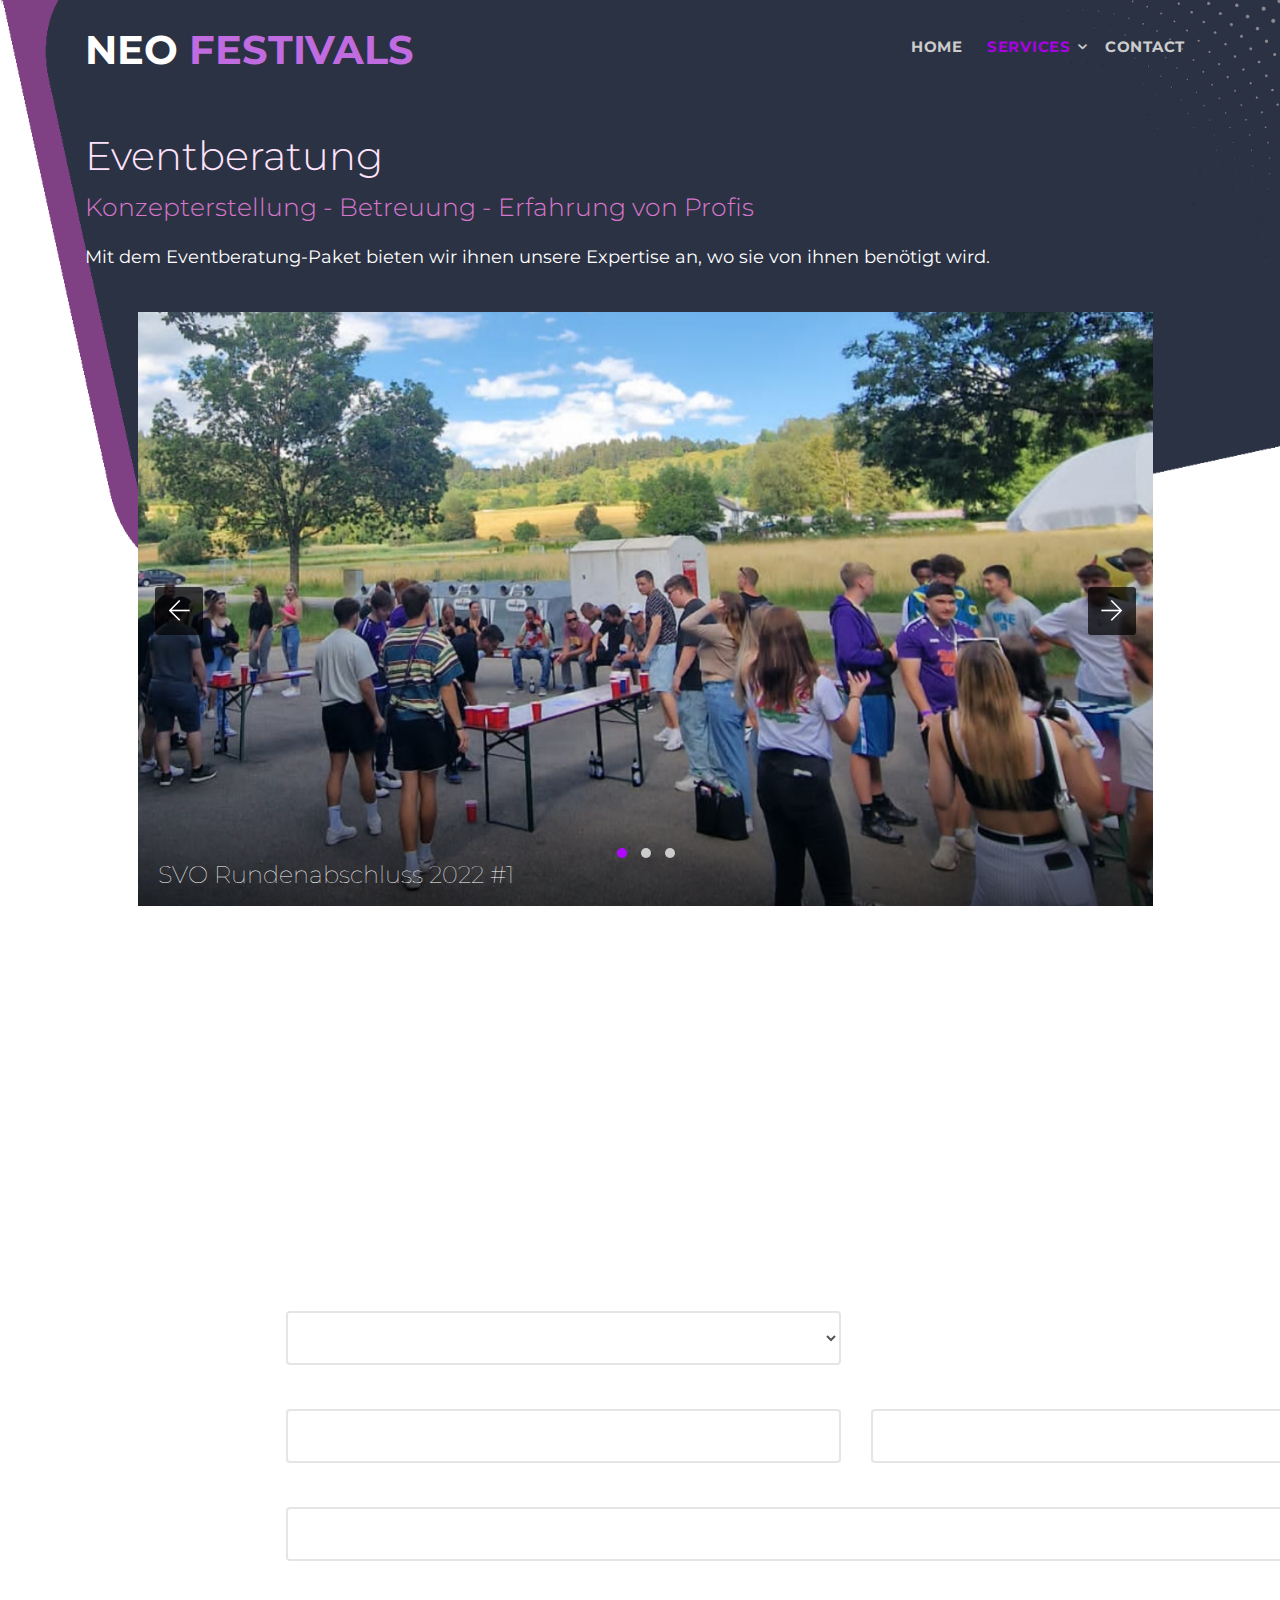
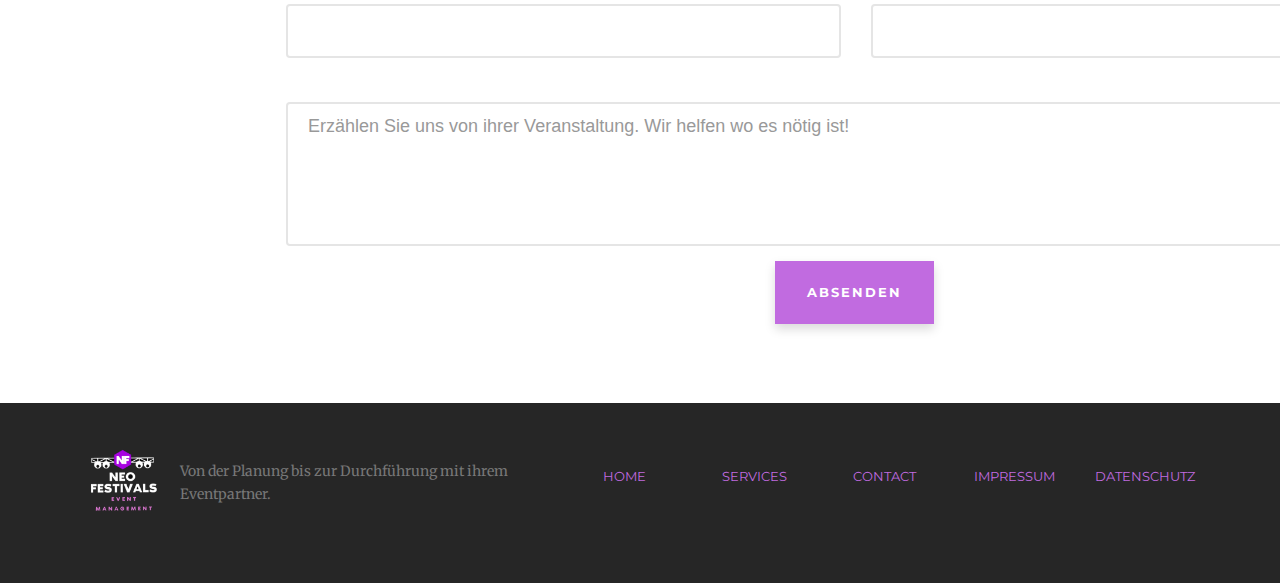
<file: NF Website/eventberatung.html>
<!DOCTYPE HTML>
<html>
	<head>
	<meta charset="utf-8">
	<meta http-equiv="X-UA-Compatible" content="IE=edge">
	<title>Neo Festivals - Services</title>
	<meta name="viewport" content="width=device-width, initial-scale=1">
	<meta name="description" content="Free HTML5 Website Template by FreeHTML5.co" />
	<meta name="keywords" content="free website templates, free html5, free template, free bootstrap, free website template, html5, css3, mobile first, responsive" />
	<meta name="author" content="FreeHTML5.co" />

  	<!-- Facebook and Twitter integration -->
	<meta property="og:title" content=""/>
	<meta property="og:image" content=""/>
	<meta property="og:url" content=""/>
	<meta property="og:site_name" content=""/>
	<meta property="og:description" content=""/>
	<meta name="twitter:title" content="" />
	<meta name="twitter:image" content="" />
	<meta name="twitter:url" content="" />
	<meta name="twitter:card" content="" />

	<link href="https://fonts.googleapis.com/css?family=Merriweather:300,400|Montserrat:400,700" rel="stylesheet">
	
	<!-- Animate.css -->
	<link rel="stylesheet" href="css/animate.css">
	<!-- Icomoon Icon Fonts-->
	<link rel="stylesheet" href="css/icomoon.css">
	<!-- Themify Icons-->
	<link rel="stylesheet" href="css/themify-icons.css">
	<!-- Bootstrap  -->
	<link rel="stylesheet" href="css/bootstrap.css">

	<!-- Owl Carousel  -->
	<link rel="stylesheet" href="css/owl.carousel.min.css">
	<link rel="stylesheet" href="css/owl.theme.default.min.css">

	<!-- Theme style  -->
	<link rel="stylesheet" href="css/style.css">

	<!-- Modernizr JS -->
	<script src="js/modernizr-2.6.2.min.js"></script>
	<!-- FOR IE9 below -->
	<!--[if lt IE 9]>
	<script src="js/respond.min.js"></script>
	<![endif]-->

	</head>
	<body class="indexhtml">
		
	<div class="gtco-loader"></div>
	
	<div id="page" class="page2">

		<nav class="gtco-nav" role="navigation">
			<div class="gtco-container">
				
				<div class="row">
					<div class="col-sm-6 col-xs-12">
						<div id="gtco-logo">
							<a href="index.html">
								<span class="neo">Neo</span>
								<span class="festivals">Festivals</span>
							</a>
						</div>
					</div>
					<div class="col-xs-6 text-right menu-1">
						<ul>
						  <li><a href="index.html">Home</a></li>
						  <li class="has-dropdown active">
							<a href="#services">Services</a>
							<ul class="dropdown">
							  <li><a href="eventmanagement.html">Event Management</a></li>
							  <li><a href="eventuntsupport.html">Event Unterstützung</a></li>
							  <li><a href="eventberatung.html">Event Beratung</a></li>
							  <li><a href="eventausstattung.html">Event Ausstattung</a></li>
							</ul>
						  </li>
							<li><a href="contact.html">Contact</a></li>
						</ul>
					</div>
				</div>
				
			</div>
		</nav>

        <div class="gtco-section gtco-services">
			<div class="gtco-container">
			  	<div class="row gtco-servicehead ">
					<div class="col-md-12 text-left">
						<h2>Eventberatung</h2>
                    </div>
                    <div class="col-md-12 text-left">
                        <h1>Konzepterstellung - Betreuung - Erfahrung von Profis</h1>
				  		<p>Mit dem Eventberatung-Paket bieten wir ihnen unsere Expertise an, wo sie von ihnen benötigt wird.</p>
                    </div>
                    <div class="col-md-11 col-md-offset-0-5">
                        <div class="owl-carousel owl-carousel-fullwidth reduced-margin">
						    <div class="item">
							    <a href="#">
								    <img src="images/slider_1.jpg" alt="Free Website Template by FreeHTML5.co">
	    							<div class="slider-copy">
		    							<h2>SVO Rundenabschluss 2022 #1</h2>
			    					</div>
				    			</a>
					    	</div>
						    <div class="item">
							    <a href="#">
								    <img src="images/slider_2.jpg" alt="Free Website Template by FreeHTML5.co">
    								<div class="slider-copy">
	    								<h2>SVO Rundenabschluss 2022 #2</h2>
		    						</div>
			    				</a>
				    		</div>
					    	<div class="item">
						    	<a href="#">
							    	<img src="images/slider_3.jpg" alt="Free Website Template by FreeHTML5.co">
								    <div class="slider-copy">
									    <h2>Moonlight Lounge</h2>
    								</div>
	    						</a>
		    				</div>
			    		</div>

                    </div>
			  	</div>
        	</div>
        </div>    

		
		<section class="service_section layout_padding" id="service-section">
			<div class="container-fluid form_section">
				<div class="container">
					<h1>Ihr Event beginnt hier - Kontatkieren Sie uns!</h1>
					<form action="submit_form.php" method="post">
						<div class="row">
							<div class="col-md-6 text-left">
								<div class="form-group">
									<label for="anrede">Anrede*</label>
									<select id="anrede" name="anrede" class="form-control">
										<option value=""></option>
										<option value="Frau">Frau</option>
										<option value="Herr">Herr</option>
									</select>
								</div>
							</div>
						</div>
						<div class="row">
							<div class="col-md-6 text-left">
								<div class="form-group">
									<label for="vorname">Vorname*</label>
									<input type="text" id="vorname" name="vorname" class="form-control" required>
								</div>
							</div>
							<div class="col-md-6 text-left">
								<div class="form-group">
									<label for="nachname">Nachname*</label>
									<input type="text" id="nachname" name="nachname" class="form-control" required>
								</div>
							</div>
						</div>
						<div class="row">
							<div class="col-md-12 text-left">
								<div class="form-group">
									<label for="firmenname">Firmenname</label>
									<input type="text" id="firmenname" name="firmenname" class="form-control">
								</div>
							</div>
						</div>
						<div class="row">
							<div class="col-md-6">
								<div class="form-group">
									<label for="email">E-Mail Adresse*</label>
									<input type="email" id="email" name="email" class="form-control" required>
								</div>
							</div>
							<div class="col-md-6">
								<div class="form-group">
									<label for="telefon">Telefonnummer</label>
									<input type="tel" id="telefon" name="telefon" class="form-control">
								</div>
							</div>
						</div>
						<div class="row">
							<div class="col-md-12">
								<div class="form-group">
									<label for="nachricht">Nachricht*</label>
									<textarea id="nachricht" name="nachricht" placeholder="Erzählen Sie uns von ihrer Veranstaltung. Wir helfen wo es nötig ist!" class="form-control" required></textarea>
								</div>
							</div>
						</div>
						<div class="row">
							<div class="col">
								<button type="submit" class="btn btn-primary">Absenden</button>
							</div>
						</div>
					</form>
				</div>
			</div>
		</section>
		  
		
		<footer id="gtco-footer" class="gtco-section" role="contentinfo">
			<div class="gtco-container">
				<div class="row row-pb-md">
					<div class="col-md-1 gtco-widget gtco-footer-paragraph">
						<a href="index.html">
							<div class="img-box">
								<img src="images/nf-logo.png">
							  </div>
						</a>
					</div>
					<div class="col-md-4 gtco-widget gtco-footer-paragraph">
						<p>Von der Planung bis zur Durchführung mit ihrem Eventpartner.</p>
					</div>
					<div class="col-md-7 gtco-footer-link">
						<div class="row">
							<ul class=" gtco-list-link">
								<li><a href="index.html">Home</a></li>
								<li><a href="#services">Services</a></li>
								<li><a href="contact.html">Contact</a></li>
								<li><a href="impressum.html">Impressum</a></li>
								<li><a href="datenschutz.html">Datenschutz</a></li>
							</ul>
						</div>
					</div>
				</div>
			</div>
		</footer>
		<!-- END footer -->

	</div>

	<div class="gototop js-top">
		<a href="#" class="js-gotop"><i class="icon-arrow-up"></i></a>
	</div>
	
	<!-- jQuery -->
	<script src="js/jquery.min.js"></script>
	<!-- jQuery Easing -->
	<script src="js/jquery.easing.1.3.js"></script>
	<!-- Bootstrap -->
	<script src="js/bootstrap.min.js"></script>
	<!-- Waypoints -->
	<script src="js/jquery.waypoints.min.js"></script>
	<!-- Carousel -->
	<script src="js/owl.carousel.min.js"></script>

	<!-- Main -->
	<script src="js/main.js"></script>

	</body>
</html>
</file>
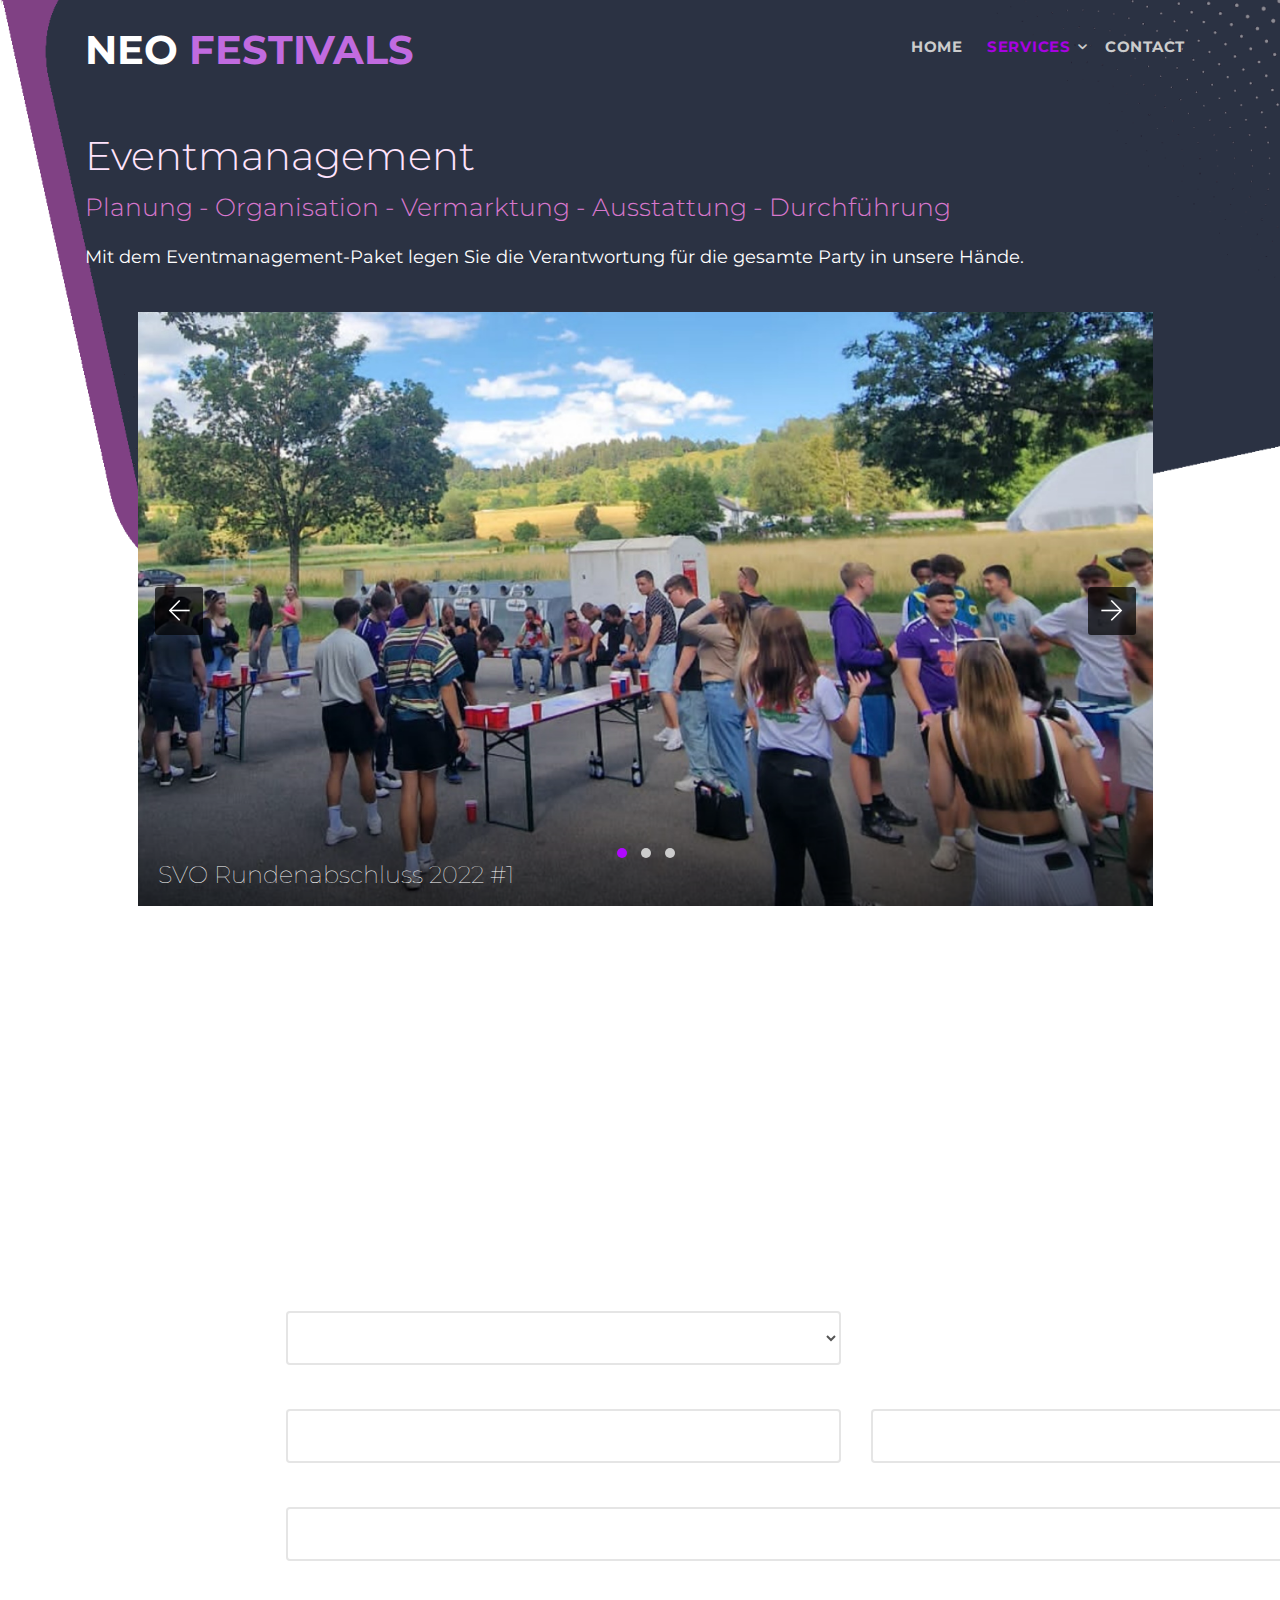
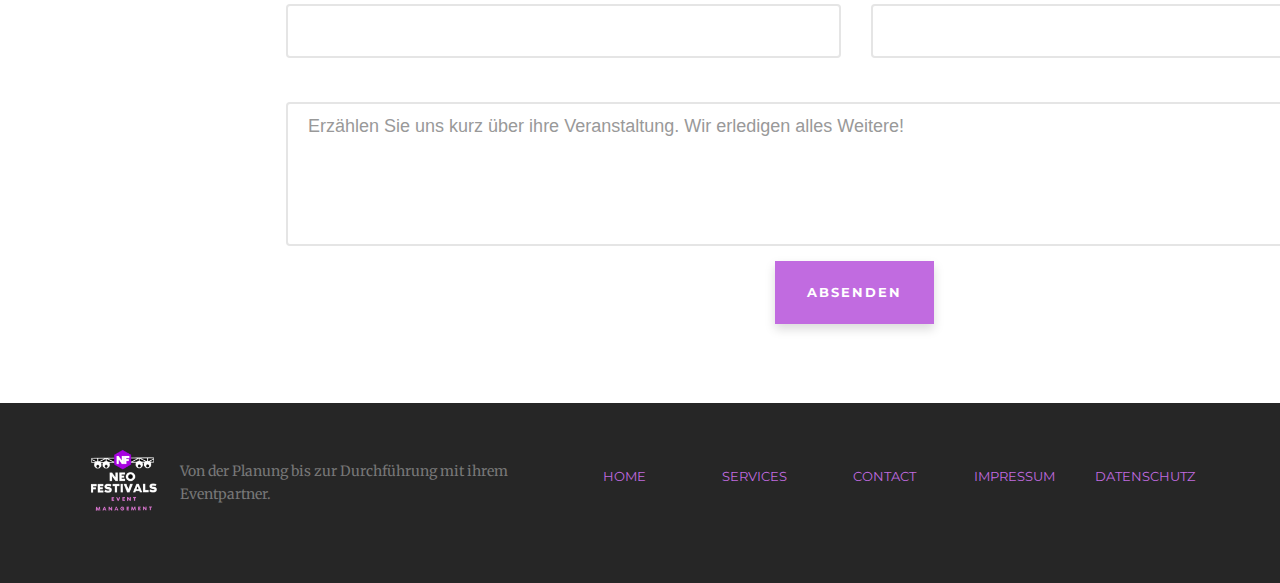
<file: NF Website/eventmanagement.html>
<!DOCTYPE HTML>
<html>
	<head>
	<meta charset="utf-8">
	<meta http-equiv="X-UA-Compatible" content="IE=edge">
	<title>Neo Festivals - Services</title>
	<meta name="viewport" content="width=device-width, initial-scale=1">
	<meta name="description" content="Free HTML5 Website Template by FreeHTML5.co" />
	<meta name="keywords" content="free website templates, free html5, free template, free bootstrap, free website template, html5, css3, mobile first, responsive" />
	<meta name="author" content="FreeHTML5.co" />

  	<!-- Facebook and Twitter integration -->
	<meta property="og:title" content=""/>
	<meta property="og:image" content=""/>
	<meta property="og:url" content=""/>
	<meta property="og:site_name" content=""/>
	<meta property="og:description" content=""/>
	<meta name="twitter:title" content="" />
	<meta name="twitter:image" content="" />
	<meta name="twitter:url" content="" />
	<meta name="twitter:card" content="" />

	<link href="https://fonts.googleapis.com/css?family=Merriweather:300,400|Montserrat:400,700" rel="stylesheet">
	
	<!-- Animate.css -->
	<link rel="stylesheet" href="css/animate.css">
	<!-- Icomoon Icon Fonts-->
	<link rel="stylesheet" href="css/icomoon.css">
	<!-- Themify Icons-->
	<link rel="stylesheet" href="css/themify-icons.css">
	<!-- Bootstrap  -->
	<link rel="stylesheet" href="css/bootstrap.css">

	<!-- Owl Carousel  -->
	<link rel="stylesheet" href="css/owl.carousel.min.css">
	<link rel="stylesheet" href="css/owl.theme.default.min.css">

	<!-- Theme style  -->
	<link rel="stylesheet" href="css/style.css">

	<!-- Modernizr JS -->
	<script src="js/modernizr-2.6.2.min.js"></script>
	<!-- FOR IE9 below -->
	<!--[if lt IE 9]>
	<script src="js/respond.min.js"></script>
	<![endif]-->

	</head>
	<body class="indexhtml">
		
	<div class="gtco-loader"></div>
	
	<div id="page" class="page2">

		<nav class="gtco-nav" role="navigation">
			<div class="gtco-container">
				
				<div class="row">
					<div class="col-sm-6 col-xs-12">
						<div id="gtco-logo">
							<a href="index.html">
								<span class="neo">Neo</span>
								<span class="festivals">Festivals</span>
							</a>
						</div>
					</div>
					<div class="col-xs-6 text-right menu-1">
						<ul>
						  <li><a href="index.html">Home</a></li>
						  <li class="has-dropdown active">
							<a href="#services">Services</a>
							<ul class="dropdown">
							  <li><a href="eventmanagement.html">Event Management</a></li>
							  <li><a href="eventsupport.html">Event Unterstützung</a></li>
							  <li><a href="eventberatung.html">Event Beratung</a></li>
							  <li><a href="eventausstattung.html">Event Ausstattung</a></li>
							</ul>
						  </li>
							<li><a href="contact.html">Contact</a></li>
						</ul>
					</div>
				</div>
				
			</div>
		</nav>

        <div class="gtco-section gtco-services">
			<div class="gtco-container">
			  	<div class="row gtco-servicehead ">
					<div class="col-md-12 text-left">
						<h2>Eventmanagement</h2>
                    </div>
                    <div class="col-md-12 text-left">
                        <h1>Planung - Organisation - Vermarktung - Ausstattung - Durchführung</h1>
				  		<p>Mit dem Eventmanagement-Paket legen Sie die Verantwortung für die gesamte Party in unsere Hände.  </p>
                    </div>
                    <div class="col-md-11 col-md-offset-0-5">
                        <div class="owl-carousel owl-carousel-fullwidth reduced-margin">
						    <div class="item">
							    <a href="#">
								    <img src="images/slider_1.jpg" alt="Free Website Template by FreeHTML5.co">
	    							<div class="slider-copy">
		    							<h2>SVO Rundenabschluss 2022 #1</h2>
			    					</div>
				    			</a>
					    	</div>
						    <div class="item">
							    <a href="#">
								    <img src="images/slider_2.jpg" alt="Free Website Template by FreeHTML5.co">
    								<div class="slider-copy">
	    								<h2>SVO Rundenabschluss 2022 #2</h2>
		    						</div>
			    				</a>
				    		</div>
					    	<div class="item">
						    	<a href="#">
							    	<img src="images/slider_3.jpg" alt="Free Website Template by FreeHTML5.co">
								    <div class="slider-copy">
									    <h2>Moonlight Lounge</h2>
    								</div>
	    						</a>
		    				</div>
			    		</div>

                    </div>
			  	</div>
        	</div>
        </div>    

		
		<section class="service_section layout_padding" id="service-section">
			<div class="container-fluid form_section">
				<div class="container">
					<h1>Ihr Event beginnt hier - Kontatkieren Sie uns!</h1>
					<form action="submit_form.php" method="post">
						<div class="row">
							<div class="col-md-6 text-left">
								<div class="form-group">
									<label for="anrede">Anrede*</label>
									<select id="anrede" name="anrede" class="form-control">
										<option value=""></option>
										<option value="Frau">Frau</option>
										<option value="Herr">Herr</option>
									</select>
								</div>
							</div>
						</div>
						<div class="row">
							<div class="col-md-6 text-left">
								<div class="form-group">
									<label for="vorname">Vorname*</label>
									<input type="text" id="vorname" name="vorname" class="form-control" required>
								</div>
							</div>
							<div class="col-md-6 text-left">
								<div class="form-group">
									<label for="nachname">Nachname*</label>
									<input type="text" id="nachname" name="nachname" class="form-control" required>
								</div>
							</div>
						</div>
						<div class="row">
							<div class="col-md-12 text-left">
								<div class="form-group">
									<label for="firmenname">Firmenname</label>
									<input type="text" id="firmenname" name="firmenname" class="form-control">
								</div>
							</div>
						</div>
						<div class="row">
							<div class="col-md-6">
								<div class="form-group">
									<label for="email">E-Mail Adresse*</label>
									<input type="email" id="email" name="email" class="form-control" required>
								</div>
							</div>
							<div class="col-md-6">
								<div class="form-group">
									<label for="telefon">Telefonnummer</label>
									<input type="tel" id="telefon" name="telefon" class="form-control">
								</div>
							</div>
						</div>
						<div class="row">
							<div class="col-md-12">
								<div class="form-group">
									<label for="nachricht">Nachricht*</label>
									<textarea id="nachricht" name="nachricht" placeholder="Erzählen Sie uns kurz über ihre Veranstaltung. Wir erledigen alles Weitere!" class="form-control" required></textarea>
								</div>
							</div>
						</div>
						<div class="row">
							<div class="col">
								<button type="submit" class="btn btn-primary">Absenden</button>
							</div>
						</div>
					</form>
				</div>
			</div>
		</section>
		  
		
		<footer id="gtco-footer" class="gtco-section" role="contentinfo">
			<div class="gtco-container">
				<div class="row row-pb-md">
					<div class="col-md-1 gtco-widget gtco-footer-paragraph">
						<a href="index.html">
							<div class="img-box">
								<img src="images/nf-logo.png">
							  </div>
						</a>
					</div>
					<div class="col-md-4 gtco-widget gtco-footer-paragraph">
						<p>Von der Planung bis zur Durchführung mit ihrem Eventpartner.</p>
					</div>
					<div class="col-md-7 gtco-footer-link">
						<div class="row">
							<ul class=" gtco-list-link">
								<li><a href="index.html">Home</a></li>
								<li><a href="#services">Services</a></li>
								<li><a href="contact.html">Contact</a></li>
								<li><a href="impressum.html">Impressum</a></li>
								<li><a href="datenschutz.html">Datenschutz</a></li>
							</ul>
						</div>
					</div>
				</div>
			</div>
		</footer>
		<!-- END footer -->

	</div>

	<div class="gototop js-top">
		<a href="#" class="js-gotop"><i class="icon-arrow-up"></i></a>
	</div>
	
	<!-- jQuery -->
	<script src="js/jquery.min.js"></script>
	<!-- jQuery Easing -->
	<script src="js/jquery.easing.1.3.js"></script>
	<!-- Bootstrap -->
	<script src="js/bootstrap.min.js"></script>
	<!-- Waypoints -->
	<script src="js/jquery.waypoints.min.js"></script>
	<!-- Carousel -->
	<script src="js/owl.carousel.min.js"></script>

	<!-- Main -->
	<script src="js/main.js"></script>

	</body>
</html>
</file>
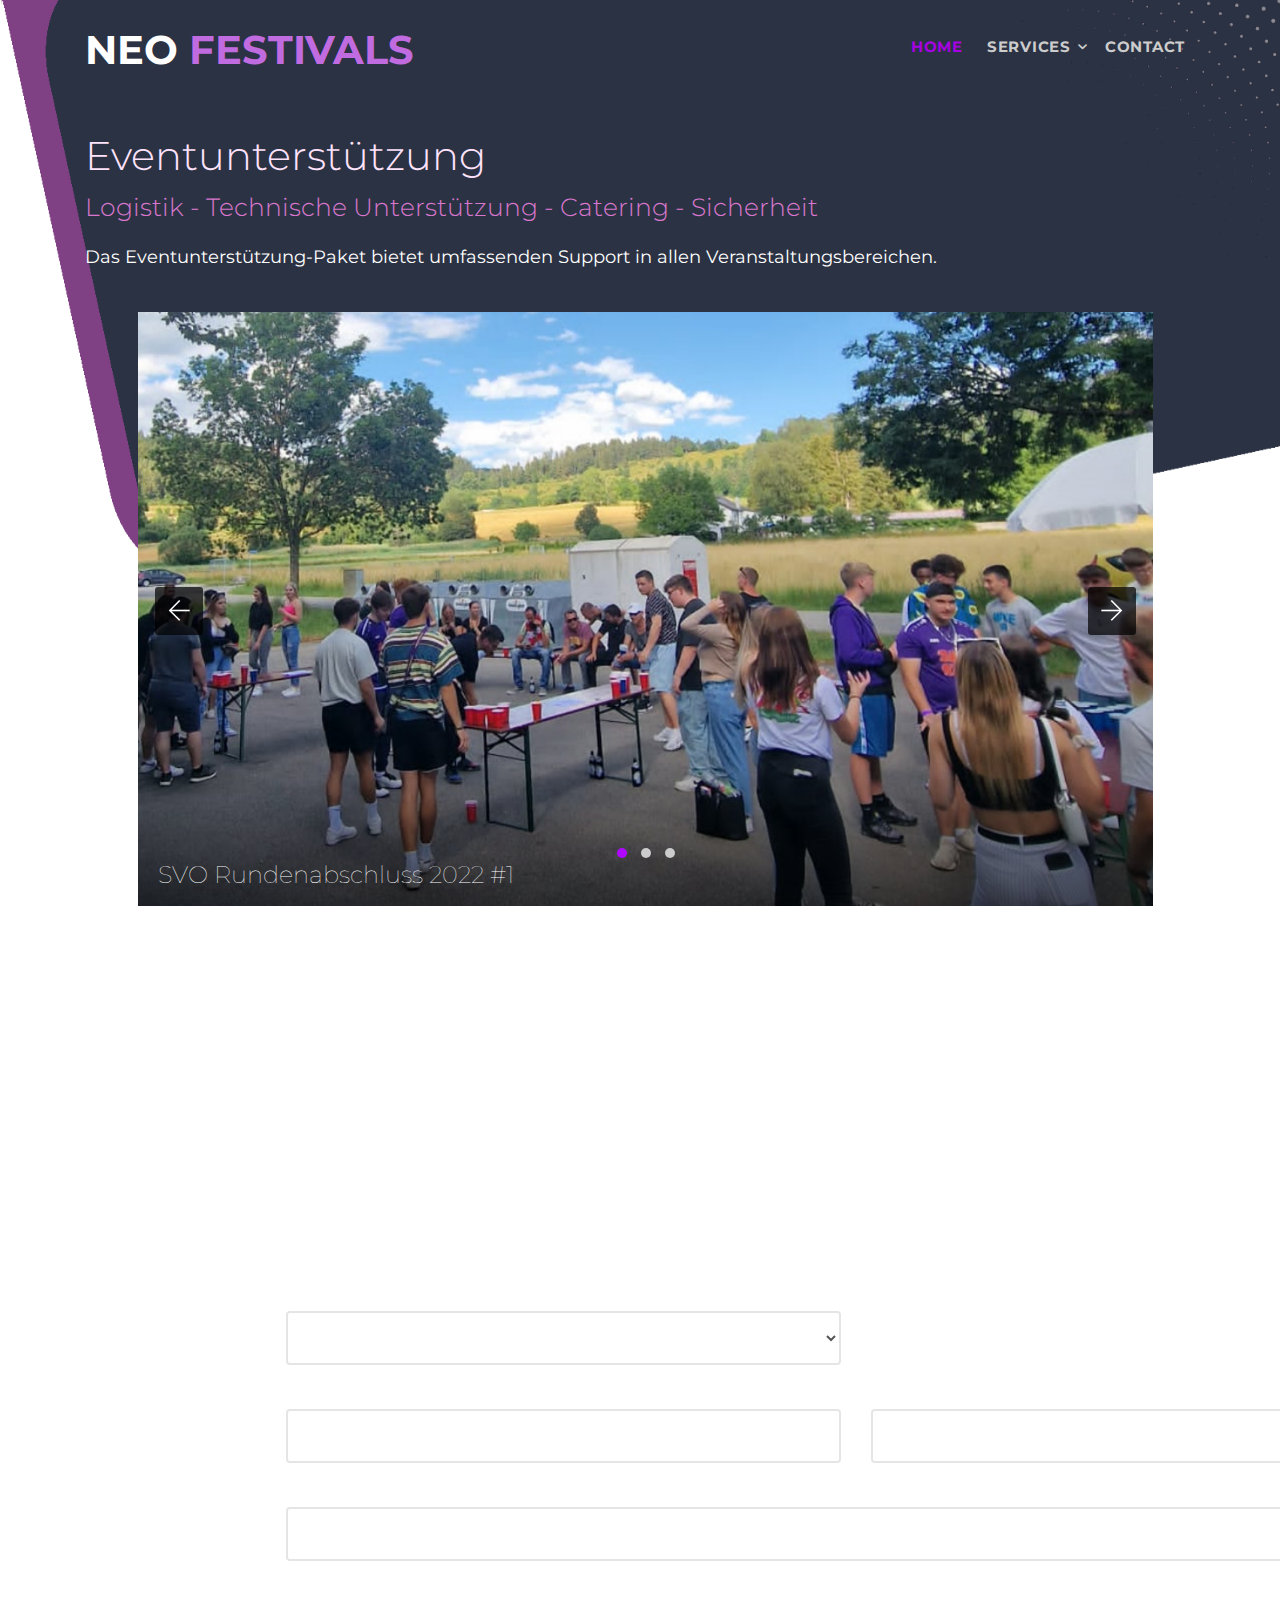
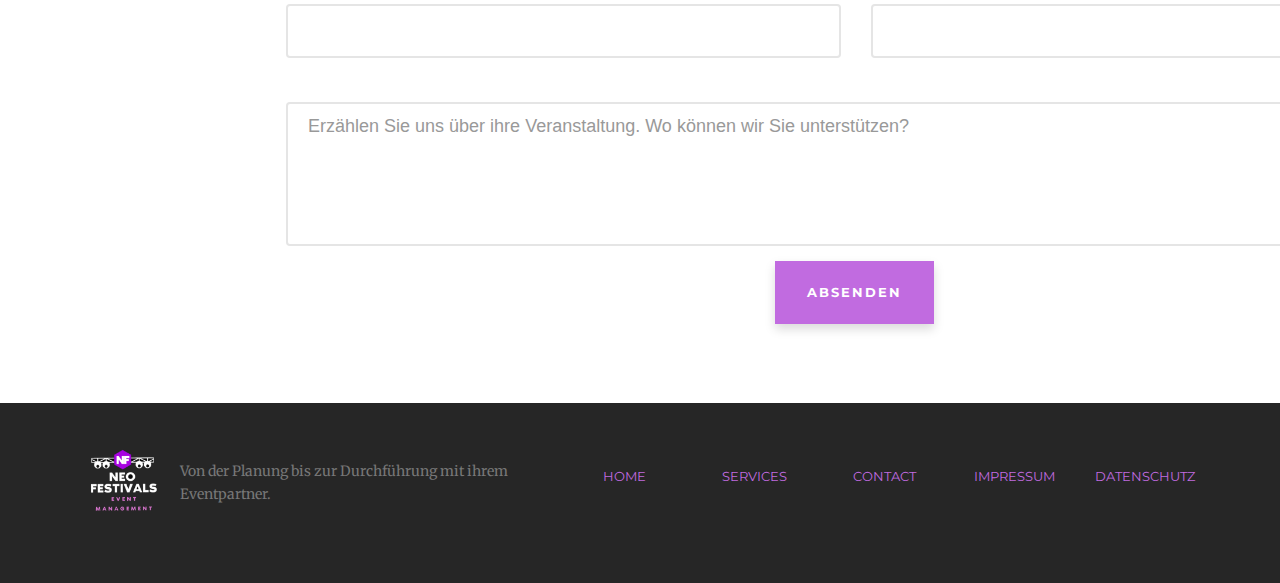
<file: NF Website/eventsupport.html>
<!DOCTYPE HTML>
<html>
	<head>
	<meta charset="utf-8">
	<meta http-equiv="X-UA-Compatible" content="IE=edge">
	<title>Neo Festivals - Services</title>
	<meta name="viewport" content="width=device-width, initial-scale=1">
	<meta name="description" content="Free HTML5 Website Template by FreeHTML5.co" />
	<meta name="keywords" content="free website templates, free html5, free template, free bootstrap, free website template, html5, css3, mobile first, responsive" />
	<meta name="author" content="FreeHTML5.co" />

  	<!-- Facebook and Twitter integration -->
	<meta property="og:title" content=""/>
	<meta property="og:image" content=""/>
	<meta property="og:url" content=""/>
	<meta property="og:site_name" content=""/>
	<meta property="og:description" content=""/>
	<meta name="twitter:title" content="" />
	<meta name="twitter:image" content="" />
	<meta name="twitter:url" content="" />
	<meta name="twitter:card" content="" />

	<link href="https://fonts.googleapis.com/css?family=Merriweather:300,400|Montserrat:400,700" rel="stylesheet">
	
	<!-- Animate.css -->
	<link rel="stylesheet" href="css/animate.css">
	<!-- Icomoon Icon Fonts-->
	<link rel="stylesheet" href="css/icomoon.css">
	<!-- Themify Icons-->
	<link rel="stylesheet" href="css/themify-icons.css">
	<!-- Bootstrap  -->
	<link rel="stylesheet" href="css/bootstrap.css">

	<!-- Owl Carousel  -->
	<link rel="stylesheet" href="css/owl.carousel.min.css">
	<link rel="stylesheet" href="css/owl.theme.default.min.css">

	<!-- Theme style  -->
	<link rel="stylesheet" href="css/style.css">

	<!-- Modernizr JS -->
	<script src="js/modernizr-2.6.2.min.js"></script>
	<!-- FOR IE9 below -->
	<!--[if lt IE 9]>
	<script src="js/respond.min.js"></script>
	<![endif]-->

	</head>
	<body class="indexhtml">
		
	<div class="gtco-loader"></div>
	
	<div id="page" class="page2">

		<nav class="gtco-nav" role="navigation">
			<div class="gtco-container">
				
				<div class="row">
					<div class="col-sm-6 col-xs-12">
						<div id="gtco-logo">
							<a href="index.html">
								<span class="neo">Neo</span>
								<span class="festivals">Festivals</span>
							</a>
						</div>
					</div>
					<div class="col-xs-6 text-right menu-1">
						<ul>
						  <li class="active"><a href="index.html">Home</a></li>
						  <li class="has-dropdown">
							<a href="#services">Services</a>
							<ul class="dropdown">
							  <li><a href="eventmanagement.html">Event Management</a></li>
							  <li><a href="eventsupport.html">Event Unterstützung</a></li>
							  <li><a href="eventberatung.html">Event Beratung</a></li>
							  <li><a href="eventausstattung.html">Event Ausstattung</a></li>
							</ul>
							<li><a href="contact.html">Contact</a></li>
						</ul>
					</div>
				</div>
				
			</div>
		</nav>

        <div class="gtco-section gtco-services">
			<div class="gtco-container">
			  	<div class="row gtco-servicehead ">
					<div class="col-md-12 text-left">
						<h2>Eventunterst&uuml;tzung</h2>
                    </div>
                    <div class="col-md-12 text-left">
                        <h1>Logistik - Technische Unterstützung - Catering - Sicherheit</h1>
				  		<p>Das Eventunterstützung-Paket bietet umfassenden Support in allen Veranstaltungsbereichen. </p>
                    </div>
                    <div class="col-md-11 col-md-offset-0-5">
                        <div class="owl-carousel owl-carousel-fullwidth reduced-margin">
						    <div class="item">
							    <a href="#">
								    <img src="images/slider_1.jpg" alt="Free Website Template by FreeHTML5.co">
	    							<div class="slider-copy">
		    							<h2>SVO Rundenabschluss 2022 #1</h2>
			    					</div>
				    			</a>
					    	</div>
						    <div class="item">
							    <a href="#">
								    <img src="images/slider_2.jpg" alt="Free Website Template by FreeHTML5.co">
    								<div class="slider-copy">
	    								<h2>SVO Rundenabschluss 2022 #2</h2>
		    						</div>
			    				</a>
				    		</div>
					    	<div class="item">
						    	<a href="#">
							    	<img src="images/slider_3.jpg" alt="Free Website Template by FreeHTML5.co">
								    <div class="slider-copy">
									    <h2>Moonlight Lounge</h2>
    								</div>
	    						</a>
		    				</div>
			    		</div>

                    </div>
			  	</div>
        	</div>
        </div>    

		
		<section class="service_section layout_padding" id="service-section">
			<div class="container-fluid form_section">
				<div class="container">
					<h1>Ihr Event beginnt hier - Kontatkieren Sie uns!</h1>
					<form action="submit_form.php" method="post">
						<div class="row">
							<div class="col-md-6 text-left">
								<div class="form-group">
									<label for="anrede">Anrede*</label>
									<select id="anrede" name="anrede" class="form-control">
										<option value=""></option>
										<option value="Frau">Frau</option>
										<option value="Herr">Herr</option>
									</select>
								</div>
							</div>
						</div>
						<div class="row">
							<div class="col-md-6 text-left">
								<div class="form-group">
									<label for="vorname">Vorname*</label>
									<input type="text" id="vorname" name="vorname" class="form-control" required>
								</div>
							</div>
							<div class="col-md-6 text-left">
								<div class="form-group">
									<label for="nachname">Nachname*</label>
									<input type="text" id="nachname" name="nachname" class="form-control" required>
								</div>
							</div>
						</div>
						<div class="row">
							<div class="col-md-12 text-left">
								<div class="form-group">
									<label for="firmenname">Firmenname</label>
									<input type="text" id="firmenname" name="firmenname" class="form-control">
								</div>
							</div>
						</div>
						<div class="row">
							<div class="col-md-6">
								<div class="form-group">
									<label for="email">E-Mail Adresse*</label>
									<input type="email" id="email" name="email" class="form-control" required>
								</div>
							</div>
							<div class="col-md-6">
								<div class="form-group">
									<label for="telefon">Telefonnummer</label>
									<input type="tel" id="telefon" name="telefon" class="form-control">
								</div>
							</div>
						</div>
						<div class="row">
							<div class="col-md-12">
								<div class="form-group">
									<label for="nachricht">Nachricht*</label>
									<textarea id="nachricht" name="nachricht" placeholder="Erzählen Sie uns über ihre Veranstaltung. Wo können wir Sie unterstützen?" class="form-control" required></textarea>
								</div>
							</div>
						</div>
						<div class="row">
							<div class="col">
								<button type="submit" class="btn btn-primary">Absenden</button>
							</div>
						</div>
					</form>
				</div>
			</div>
		</section>
		  
		
		<footer id="gtco-footer" class="gtco-section" role="contentinfo">
			<div class="gtco-container">
				<div class="row row-pb-md">
					<div class="col-md-1 gtco-widget gtco-footer-paragraph">
						<a href="index.html">
							<div class="img-box">
								<img src="images/nf-logo.png">
							  </div>
						</a>
					</div>
					<div class="col-md-4 gtco-widget gtco-footer-paragraph">
						<p>Von der Planung bis zur Durchführung mit ihrem Eventpartner.</p>
					</div>
					<div class="col-md-7 gtco-footer-link">
						<div class="row">
							<ul class=" gtco-list-link">
								<li><a href="index.html">Home</a></li>
								<li><a href="#services">Services</a></li>
								<li><a href="contact.html">Contact</a></li>
								<li><a href="impressum.html">Impressum</a></li>
								<li><a href="datenschutz.html">Datenschutz</a></li>
							</ul>
						</div>
					</div>
				</div>
			</div>
		</footer>
		<!-- END footer -->

	</div>

	<div class="gototop js-top">
		<a href="#" class="js-gotop"><i class="icon-arrow-up"></i></a>
	</div>
	
	<!-- jQuery -->
	<script src="js/jquery.min.js"></script>
	<!-- jQuery Easing -->
	<script src="js/jquery.easing.1.3.js"></script>
	<!-- Bootstrap -->
	<script src="js/bootstrap.min.js"></script>
	<!-- Waypoints -->
	<script src="js/jquery.waypoints.min.js"></script>
	<!-- Carousel -->
	<script src="js/owl.carousel.min.js"></script>

	<!-- Main -->
	<script src="js/main.js"></script>

	</body>
</html>
</file>
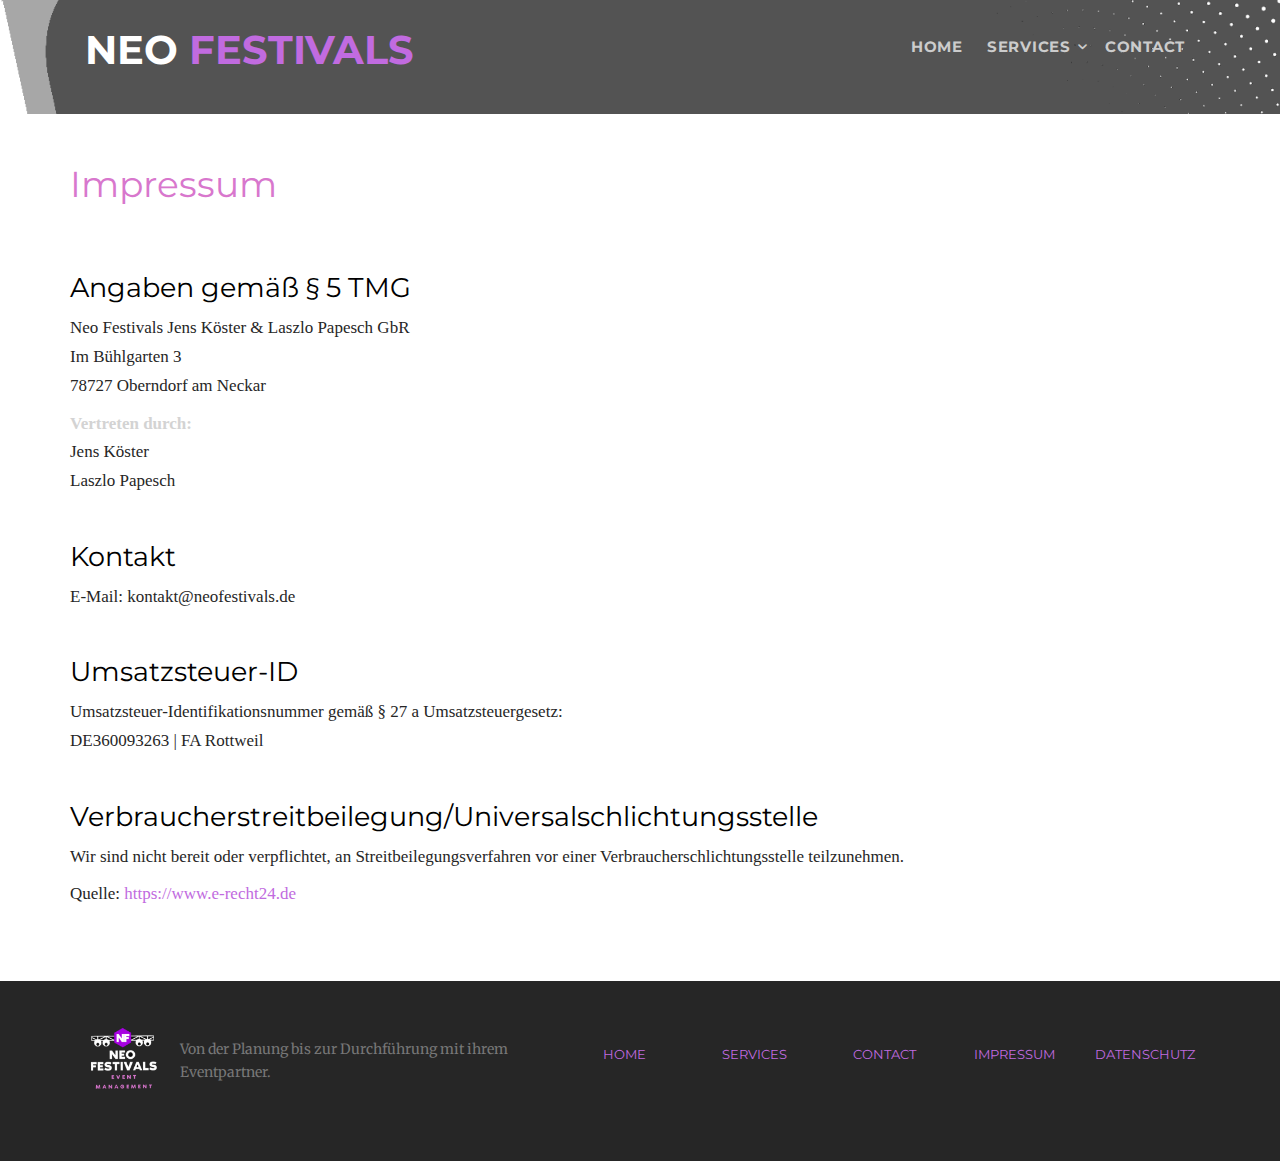
<file: NF Website/impressum.html>
<!DOCTYPE HTML>
<html>
	<head>
	<meta charset="utf-8">
	<meta http-equiv="X-UA-Compatible" content="IE=edge">
	<title>Neo Festivals - Home</title>
	<meta name="viewport" content="width=device-width, initial-scale=1">
	<meta name="description" content="Free HTML5 Website Template by FreeHTML5.co" />
	<meta name="keywords" content="free website templates, free html5, free template, free bootstrap, free website template, html5, css3, mobile first, responsive" />
	<meta name="author" content="FreeHTML5.co" />

  	<!-- Facebook and Twitter integration -->
	<meta property="og:title" content=""/>
	<meta property="og:image" content=""/>
	<meta property="og:url" content=""/>
	<meta property="og:site_name" content=""/>
	<meta property="og:description" content=""/>
	<meta name="twitter:title" content="" />
	<meta name="twitter:image" content="" />
	<meta name="twitter:url" content="" />
	<meta name="twitter:card" content="" />

	<link href="https://fonts.googleapis.com/css?family=Merriweather:300,400|Montserrat:400,700" rel="stylesheet">
	
	<!-- Animate.css -->
	<link rel="stylesheet" href="css/animate.css">
	<!-- Icomoon Icon Fonts-->
	<link rel="stylesheet" href="css/icomoon.css">
	<!-- Themify Icons-->
	<link rel="stylesheet" href="css/themify-icons.css">
	<!-- Bootstrap  -->
	<link rel="stylesheet" href="css/bootstrap.css">

	<!-- Owl Carousel  -->
	<link rel="stylesheet" href="css/owl.carousel.min.css">
	<link rel="stylesheet" href="css/owl.theme.default.min.css">

	<!-- Theme style  -->
	<link rel="stylesheet" href="css/style.css">

	<!-- Modernizr JS -->
	<script src="js/modernizr-2.6.2.min.js"></script>
	<!-- FOR IE9 below -->
	<!--[if lt IE 9]>
	<script src="js/respond.min.js"></script>
	<![endif]-->

	</head>
	<body class="indexhtml">
		
	<div class="gtco-loader"></div>
	
	<div id="page">
		<nav class="gtco-nav page3" role="navigation">
			<div class="gtco-container">
				
				<div class="row">
					<div class="col-sm-6 col-xs-12">
						<div id="gtco-logo">
							<a href="index.html">
								<span class="neo">Neo</span>
								<span class="festivals">Festivals</span>
							</a>
						</div>
					</div>
					<div class="col-xs-6 text-right menu-1">
						<ul>
						  <li><a href="index.html">Home</a></li>
						  <li class="has-dropdown">
							<a href="services.html">Services</a>
							<ul class="dropdown">
							  <li><a href="eventmanagement.html">Event Management</a></li>
							  <li><a href="eventsupport.html">Event Unterstützung</a></li>
							  <li><a href="eventberatung.html">Event Beratung</a></li>
							  <li><a href="eventausstattung.html">Event Ausstattung</a></li>
							</ul>
							<li><a href="contact.html">Contact</a></li>
						</ul>
					</div>
				</div>
			</div>
		</nav>
		<div class="container rechtlich">
			<h1>Impressum</h1>
			<h2>Angaben gem&auml;&szlig; &sect; 5 TMG</h2>
			<p>
				Neo Festivals Jens K&oumlster & Laszlo Papesch GbR<br/>
				Im Bühlgarten 3<br/>
				78727 Oberndorf am Neckar
			</p>
			<!--
			<p>
				Handelsregister: HRB 1234<br/>
				Registergericht: Musterhausen
			</p>
			-->
			<p>
				<strong class="highlight">Vertreten durch:</strong><br/>
				Jens K&oumlster<br/>
				Laszlo Papesch
			</p>
			<h2>Kontakt</h2>
			<p>
				E-Mail: kontakt@neofestivals.de
			</p>
			<h2>Umsatzsteuer-ID</h2>
			<p>
				Umsatzsteuer-Identifikationsnummer gem&auml;&szlig; &sect; 27 a Umsatzsteuergesetz:<br/>
				DE360093263 | FA Rottweil
		
			</p>
		
			<h2>Verbraucher&shy;streit&shy;beilegung/Universal&shy;schlichtungs&shy;stelle</h2>
			<p>
				Wir sind nicht bereit oder verpflichtet, an Streitbeilegungsverfahren vor einer Verbraucherschlichtungsstelle
				teilzunehmen.
			</p>
		
			<p>Quelle: <a href="https://www.e-recht24.de">https://www.e-recht24.de</a></p>
		</div>

		

		
		

		
		


		<footer id="gtco-footer" class="gtco-section" role="contentinfo">
			<div class="gtco-container">
				<div class="row row-pb-md">
					<div class="col-md-1 gtco-widget gtco-footer-paragraph">
						<a href="index.html">
							<div class="img-box">
								<img src="images/nf-logo.png">
							  </div>
						</a>
					</div>
					<div class="col-md-4 gtco-widget gtco-footer-paragraph">
						<p>Von der Planung bis zur Durchführung mit ihrem Eventpartner.</p>
					</div>
					<div class="col-md-7 gtco-footer-link">
						<div class="row">
							<ul class=" gtco-list-link">
								<li><a href="index.html">Home</a></li>
								<li><a href="services.html">Services</a></li>
								<li><a href="contact.html">Contact</a></li>
								<li><a href="impressum.html">Impressum</a></li>
								<li><a href="datenschutz.html">Datenschutz</a></li>
							</ul>
							
						</div>
					</div>
				</div>
			</div>

			
			<!--
			<div class="gtco-copyright">
				<div class="gtco-container">
					<div class="row">
						<div class="col-md-6 text-left">
							<p><small>&copy; 2016 Free HTML5. All Rights Reserved. </small></p>
						</div>
						<div class="col-md-6 text-right">
							<p><small>Designed by <a href="http://freehtml5.co/" target="_blank">FreeHTML5.co</a> Demo Images: <a href="http://pixeden.com/" target="_blank">Pixeden</a> &amp; <a href="http://unsplash.com" target="_blank">Unsplash</a></small> </p>
						</div>
					</div>
				</div>
			</div>
			-->
		</footer>
		<!-- END footer -->

	</div>

	<div class="gototop js-top">
		<a href="#" class="js-gotop"><i class="icon-arrow-up"></i></a>
	</div>
	
	<!-- jQuery -->
	<script src="js/jquery.min.js"></script>
	<!-- jQuery Easing -->
	<script src="js/jquery.easing.1.3.js"></script>
	<!-- Bootstrap -->
	<script src="js/bootstrap.min.js"></script>
	<!-- Waypoints -->
	<script src="js/jquery.waypoints.min.js"></script>
	<!-- Carousel -->
	<script src="js/owl.carousel.min.js"></script>

	<!-- Main -->
	<script src="js/main.js"></script>

	</body>
</html>
</file>
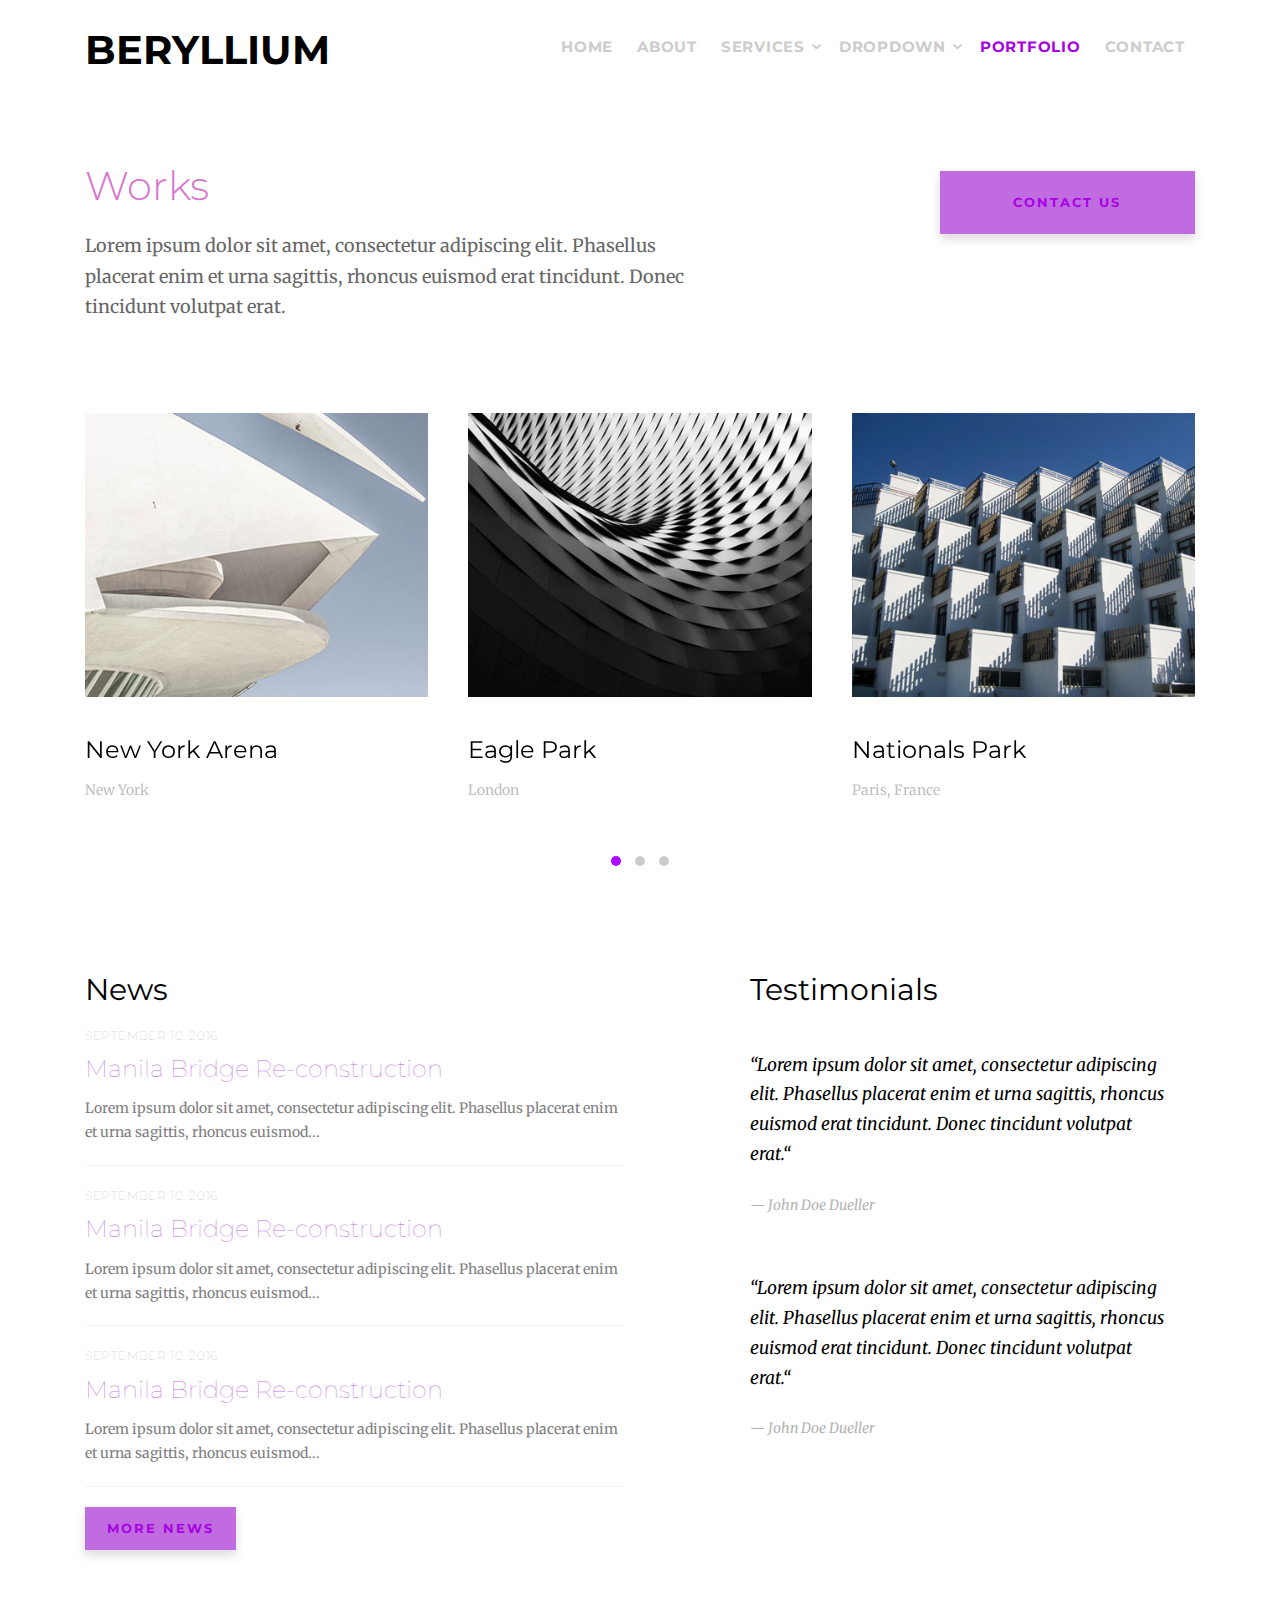
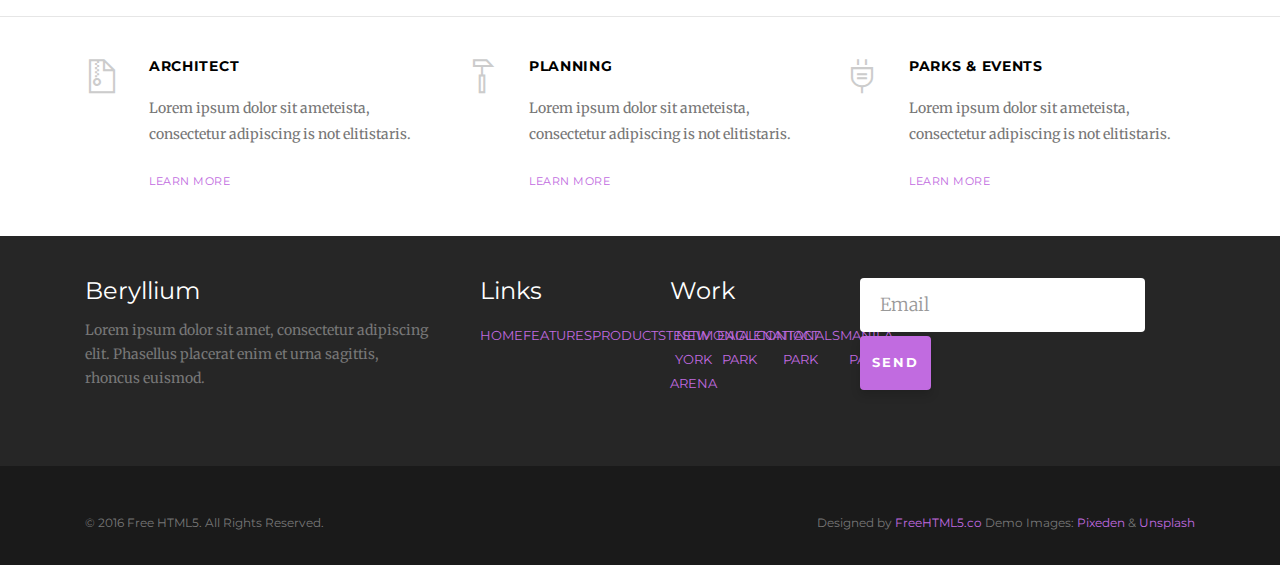
<file: NF Website/portfolio.html>
<!DOCTYPE HTML>
<!--
	Aesthetic by freehtml5.co
	Twitter: http://twitter.com/fh5co
	URL: http://freehtml5.co
-->
<html>
	<head>
	<meta charset="utf-8">
	<meta http-equiv="X-UA-Compatible" content="IE=edge">
	<title>Beryllium &mdash; Free Website Template, Free HTML5 Template by FreeHTML5.co</title>
	<meta name="viewport" content="width=device-width, initial-scale=1">
	<meta name="description" content="Free HTML5 Website Template by FreeHTML5.co" />
	<meta name="keywords" content="free website templates, free html5, free template, free bootstrap, free website template, html5, css3, mobile first, responsive" />
	<meta name="author" content="FreeHTML5.co" />

  	<!-- Facebook and Twitter integration -->
	<meta property="og:title" content=""/>
	<meta property="og:image" content=""/>
	<meta property="og:url" content=""/>
	<meta property="og:site_name" content=""/>
	<meta property="og:description" content=""/>
	<meta name="twitter:title" content="" />
	<meta name="twitter:image" content="" />
	<meta name="twitter:url" content="" />
	<meta name="twitter:card" content="" />

	<link href="https://fonts.googleapis.com/css?family=Merriweather:300,400|Montserrat:400,700" rel="stylesheet">
	
	<!-- Animate.css -->
	<link rel="stylesheet" href="css/animate.css">
	<!-- Icomoon Icon Fonts-->
	<link rel="stylesheet" href="css/icomoon.css">
	<!-- Themify Icons-->
	<link rel="stylesheet" href="css/themify-icons.css">
	<!-- Bootstrap  -->
	<link rel="stylesheet" href="css/bootstrap.css">

	<!-- Owl Carousel  -->
	<link rel="stylesheet" href="css/owl.carousel.min.css">
	<link rel="stylesheet" href="css/owl.theme.default.min.css">

	<!-- Theme style  -->
	<link rel="stylesheet" href="css/style.css">

	<!-- Modernizr JS -->
	<script src="js/modernizr-2.6.2.min.js"></script>
	<!-- FOR IE9 below -->
	<!--[if lt IE 9]>
	<script src="js/respond.min.js"></script>
	<![endif]-->

	</head>
	<body>
		
	<div class="gtco-loader"></div>
	
	<div id="page">

		<nav class="gtco-nav" role="navigation">
			<div class="gtco-container">
				
				<div class="row">
					<div class="col-sm-2 col-xs-12">
						<div id="gtco-logo"><a href="index.html">Beryllium</div>
					</div>
					<div class="col-xs-10 text-right menu-1">
						<ul>
							<li><a href="index.html">Home</a></li>
							<li><a href="about.html">About</a></li>
							<li class="has-dropdown">
								<a href="services.html">Services</a>
								<ul class="dropdown">
									<li><a href="#">Web Design</a></li>
									<li><a href="#">eCommerce</a></li>
									<li><a href="#">Branding</a></li>
									<li><a href="#">API</a></li>
								</ul>
							</li>
							<li class="has-dropdown">
								<a href="#">Dropdown</a>
								<ul class="dropdown">
									<li><a href="#">HTML5</a></li>
									<li><a href="#">CSS3</a></li>
									<li><a href="#">Sass</a></li>
									<li><a href="#">jQuery</a></li>
								</ul>
							</li>
							<li class="active"><a href="portfolio.html">Portfolio</a></li>
							<li><a href="contact.html">Contact</a></li>
						</ul>
					</div>
				</div>
				
			</div>
		</nav>

		<div class="gtco-section">
			<div class="gtco-container">
				<div class="row gtco-heading">
					<div class="col-md-7 text-left">
						<h2>Works</h2>
						<p>Lorem ipsum dolor sit amet, consectetur adipiscing elit. Phasellus placerat enim et urna sagittis, rhoncus euismod erat tincidunt. Donec tincidunt volutpat erat.</p>
					</div>
					<div class="col-md-3 col-md-push-2 text-center">
						<p class="mt-md"><a href="#" class="btn btn-special btn-block">Contact us</a></p>
					</div>
				</div>
				<div class="row">

					<div class="col-md-12">
						<div class="owl-carousel owl-carousel-carousel">
							<div class="item">
								<div class="gtco-item">
									<a href="#"><img src="images/img_1.jpg" alt="" class="img-responsive"></a>
									<h2><a href="#">New York Arena</h2></a>
									<p class="role">New York</p>
								</div>
							</div>
							<div class="item">
								<div class="gtco-item">
									<a href="#"><img src="images/img_2.jpg" alt="" class="img-responsive"></a>
									<h2><a href="#">Eagle Park</h2></a>
									<p class="role">London</p>
								</div>
							</div>
							<div class="item">
								<div class="gtco-item">
									<a href="#"><img src="images/img_3.jpg" alt="" class="img-responsive"></a>
									<h2><a href="#">Nationals Park</h2></a>
									<p class="role">Paris, France</p>
								</div>
							</div>

							<div class="item">
								<div class="gtco-item">
									<a href="#"><img src="images/img_1.jpg" alt="" class="img-responsive"></a>
									<h2><a href="#">New York Arena</h2></a>
									<p class="role">New York</p>
								</div>
							</div>
							<div class="item">
								<div class="gtco-item">
									<a href="#"><img src="images/img_2.jpg" alt="" class="img-responsive"></a>
									<h2><a href="#">Eagle Park</h2></a>
									<p class="role">London</p>
								</div>
							</div>
							<div class="item">
								<div class="gtco-item">
									<a href="#"><img src="images/img_3.jpg" alt="" class="img-responsive"></a>
									<h2><a href="#">Nationals Park</h2></a>
									<p class="role">Paris, France</p>
								</div>
							</div>

							<div class="item">
								<div class="gtco-item">
									<a href="#"><img src="images/img_1.jpg" alt="" class="img-responsive"></a>
									<h2><a href="#">New York Arena</h2></a>
									<p class="role">New York</p>
								</div>
							</div>
							<div class="item">
								<div class="gtco-item">
									<a href="#"><img src="images/img_2.jpg" alt="" class="img-responsive"></a>
									<h2><a href="#">Eagle Park</h2></a>
									<p class="role">London</p>
								</div>
							</div>
							<div class="item">
								<div class="gtco-item">
									<a href="#"><img src="images/img_3.jpg" alt="" class="img-responsive"></a>
									<h2><a href="#">Nationals Park</h2></a>
									<p class="role">Paris, France</p>
								</div>
							</div>
						</div>
					</div>
					
				</div>
			</div>
		</div>
		<!-- END Work -->

		<div class="gtco-section">
			<div class="gtco-container">
				<div class="row">
					<div class="col-md-6 gtco-news">
						<h2>News</h2>	
						<ul>
							<li>
								<a href="#">
									<span class="post-date">September 10, 2016</span>
									<h3>Manila Bridge Re-construction</h3>
									<p>Lorem ipsum dolor sit amet, consectetur adipiscing elit. Phasellus placerat enim et urna sagittis, rhoncus euismod...</p>
								</a>
							</li>

							<li>
								<a href="#">
									<span class="post-date">September 10, 2016</span>
									<h3>Manila Bridge Re-construction</h3>
									<p>Lorem ipsum dolor sit amet, consectetur adipiscing elit. Phasellus placerat enim et urna sagittis, rhoncus euismod...</p>
								</a>
							</li>

							<li>
								<a href="#">
									<span class="post-date">September 10, 2016</span>
									<h3>Manila Bridge Re-construction</h3>
									<p>Lorem ipsum dolor sit amet, consectetur adipiscing elit. Phasellus placerat enim et urna sagittis, rhoncus euismod...</p>
								</a>
							</li>
						</ul>
						<p><a href="#" class="btn btn-sm btn-special">More News</a></p>
					</div>
					<!-- END News -->
					<div class="col-md-5 col-md-push-1 gtco-testimonials">
						<h2>Testimonials</h2>
						<blockquote>
							<p>&ldquo;Lorem ipsum dolor sit amet, consectetur adipiscing elit. Phasellus placerat enim et urna sagittis, rhoncus euismod erat tincidunt. Donec tincidunt volutpat erat.&ldquo;</p>
							<p class="author"><cite>&mdash; John Doe Dueller</cite></p>
						</blockquote>
						<blockquote>
							<p>&ldquo;Lorem ipsum dolor sit amet, consectetur adipiscing elit. Phasellus placerat enim et urna sagittis, rhoncus euismod erat tincidunt. Donec tincidunt volutpat erat.&ldquo;</p>
							<p class="author"><cite>&mdash; John Doe Dueller</cite></p>
						</blockquote>
					</div>
				</div>
			</div>
		</div>
		<!-- END  -->

		<div class="gtco-section gto-features">
			<div class="gtco-container">
				<div class="row">
					<div class="col-md-4">
						<div class="feature-left">
							<i class="ti-zip icon"></i>
							<div class="copy">
								<h3>Architect</h3>
								<p>Lorem ipsum dolor sit ameteista, consectetur adipiscing is not elitistaris.</p>
								<p><a href="#" class="gtco-more">Learn more</a></p>
							</div>
						</div>
					</div>
					<div class="col-md-4">
						<div class="feature-left">
							<i class="ti-hummer icon"></i>
							<div class="copy">
								<h3>Planning</h3>
								<p>Lorem ipsum dolor sit ameteista, consectetur adipiscing is not elitistaris.</p>
								<p><a href="#" class="gtco-more">Learn more</a></p>
							</div>
						</div>
					</div>
					<div class="col-md-4">
						<div class="feature-left">
							<i class="ti-plug icon"></i>
							<div class="copy">
								<h3>Parks &amp; Events</h3>
								<p>Lorem ipsum dolor sit ameteista, consectetur adipiscing is not elitistaris.</p>
								<p><a href="#" class="gtco-more">Learn more</a></p>
							</div>
						</div>
					</div>
				</div>
			</div>
		</div>

		<footer id="gtco-footer" class="gtco-section" role="contentinfo">
			<div class="gtco-container">
				<div class="row row-pb-md">
					<div class="col-md-4 gtco-widget gtco-footer-paragraph">
						<h3>Beryllium</h3>
						<p>Lorem ipsum dolor sit amet, consectetur adipiscing elit. Phasellus placerat enim et urna sagittis, rhoncus euismod.</p>
					</div>
					<div class="col-md-4">
						<div class="row">
							<div class="col-md-6 gtco-footer-link">
								<h3>Links</h3>
								<ul class="gtco-list-link">
									<li><a href="#">Home</a></li>
									<li><a href="#">Features</a></li>
									<li><a href="#">Products</a></li>
									<li><a href="#">Testimonial</a></li>
									<li><a href="#">Contact</a></li>
								</ul>
							</div>
							<div class="col-md-6 gtco-footer-link">
								<h3>Work</h3>
								<ul class="gtco-list-link">
									<li><a href="#">New York Arena</a></li>
									<li><a href="#">Eagle Park</a></li>
									<li><a href="#">Nationals Park</a></li>
									<li><a href="#">Manila Park</a></li>
								</ul>
							</div>
						</div>
					</div>
					<div class="col-md-4 gtco-footer-subscribe">
						<form class="form-inline">
						  <div class="form-group">
						    <label class="sr-only" for="exampleInputEmail3">Email address</label>
						    <input type="email" class="form-control" id="" placeholder="Email">
						  </div>
						  <button type="submit" class="btn btn-primary">Send</button>
						</form>
					</div>
				</div>
			</div>
			<div class="gtco-copyright">
				<div class="gtco-container">
					<div class="row">
						<div class="col-md-6 text-left">
							<p><small>&copy; 2016 Free HTML5. All Rights Reserved. </small></p>
						</div>
						<div class="col-md-6 text-right">
							<p><small>Designed by <a href="http://freehtml5.co/" target="_blank">FreeHTML5.co</a> Demo Images: <a href="http://pixeden.com/" target="_blank">Pixeden</a> &amp; <a href="http://unsplash.com" target="_blank">Unsplash</a></small> </p>
						</div>
					</div>
				</div>
			</div>
		</footer>
		<!-- END footer -->

	</div>

	<div class="gototop js-top">
		<a href="#" class="js-gotop"><i class="icon-arrow-up"></i></a>
	</div>
	
	<!-- jQuery -->
	<script src="js/jquery.min.js"></script>
	<!-- jQuery Easing -->
	<script src="js/jquery.easing.1.3.js"></script>
	<!-- Bootstrap -->
	<script src="js/bootstrap.min.js"></script>
	<!-- Waypoints -->
	<script src="js/jquery.waypoints.min.js"></script>
	<!-- Carousel -->
	<script src="js/owl.carousel.min.js"></script>
	
	<!-- Main -->
	<script src="js/main.js"></script>

	</body>
</html>
</file>
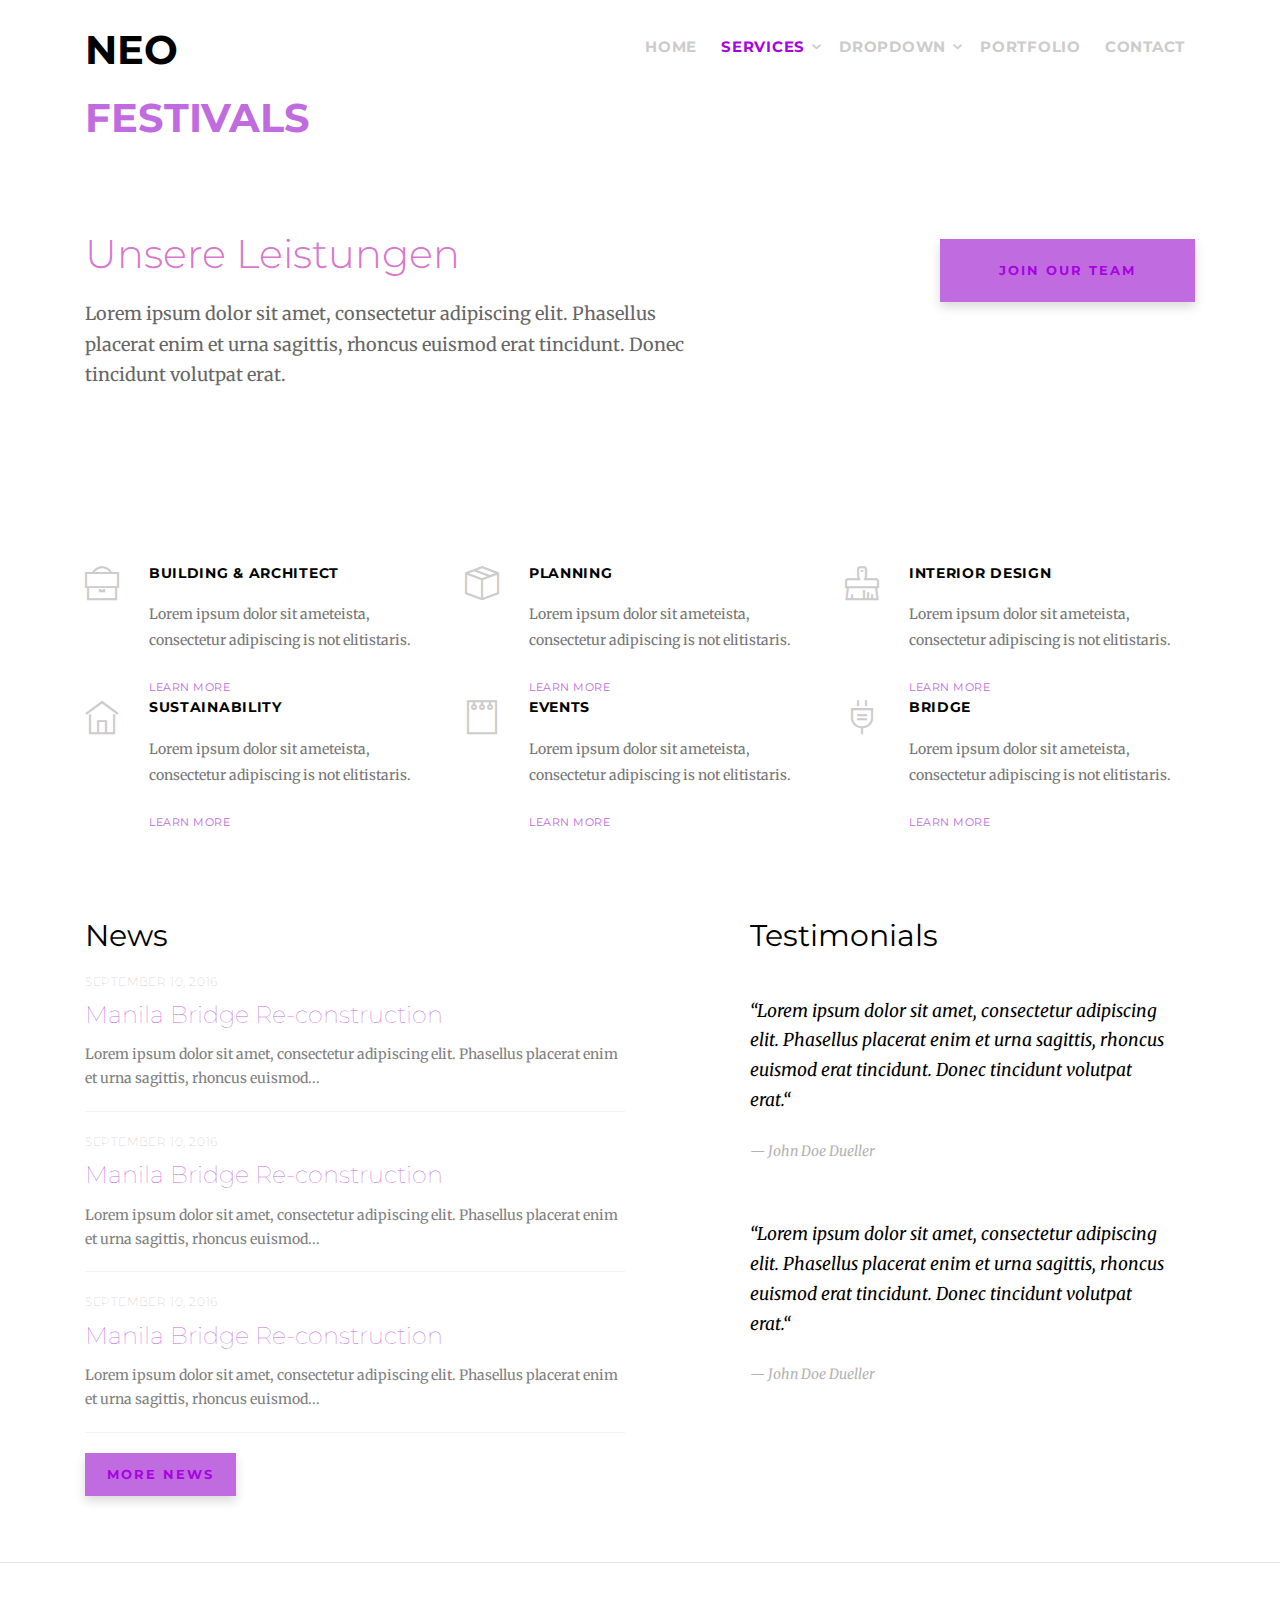
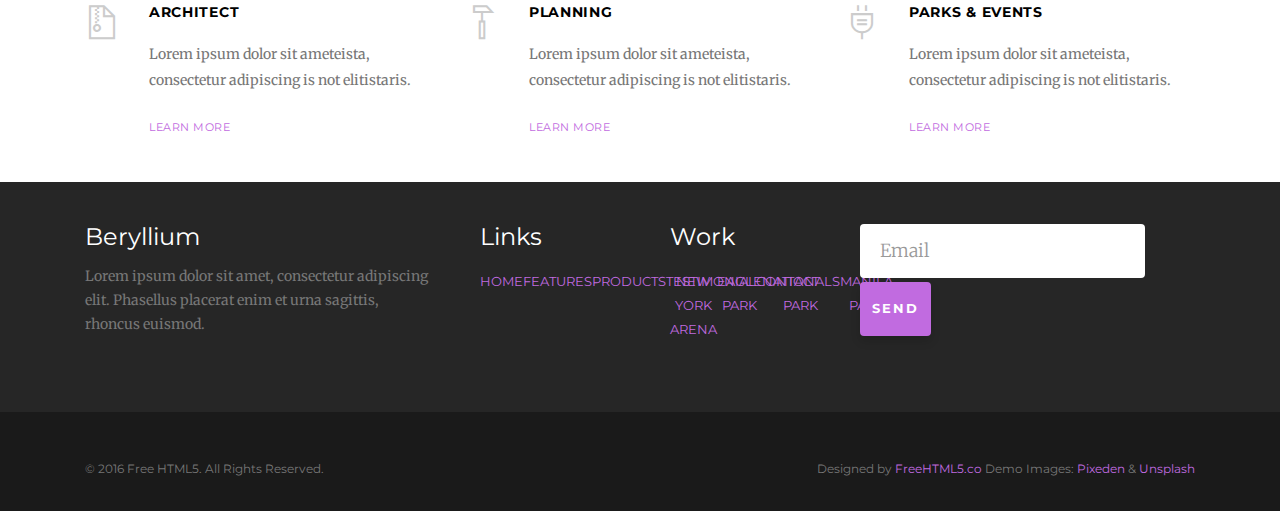
<file: NF Website/services.html>
<!DOCTYPE HTML>
<html>
	<head>
	<meta charset="utf-8">
	<meta http-equiv="X-UA-Compatible" content="IE=edge">
	<title>Neo Festivals - Home</title>
	<meta name="viewport" content="width=device-width, initial-scale=1">
	<meta name="description" content="Free HTML5 Website Template by FreeHTML5.co" />
	<meta name="keywords" content="free website templates, free html5, free template, free bootstrap, free website template, html5, css3, mobile first, responsive" />
	<meta name="author" content="FreeHTML5.co" />

  	<!-- Facebook and Twitter integration -->
	<meta property="og:title" content=""/>
	<meta property="og:image" content=""/>
	<meta property="og:url" content=""/>
	<meta property="og:site_name" content=""/>
	<meta property="og:description" content=""/>
	<meta name="twitter:title" content="" />
	<meta name="twitter:image" content="" />
	<meta name="twitter:url" content="" />
	<meta name="twitter:card" content="" />

	<link href="https://fonts.googleapis.com/css?family=Merriweather:300,400|Montserrat:400,700" rel="stylesheet">
	
	<!-- Animate.css -->
	<link rel="stylesheet" href="css/animate.css">
	<!-- Icomoon Icon Fonts-->
	<link rel="stylesheet" href="css/icomoon.css">
	<!-- Themify Icons-->
	<link rel="stylesheet" href="css/themify-icons.css">
	<!-- Bootstrap  -->
	<link rel="stylesheet" href="css/bootstrap.css">

	<!-- Owl Carousel  -->
	<link rel="stylesheet" href="css/owl.carousel.min.css">
	<link rel="stylesheet" href="css/owl.theme.default.min.css">

	<!-- Theme style  -->
	<link rel="stylesheet" href="css/style.css">

	<!-- Modernizr JS -->
	<script src="js/modernizr-2.6.2.min.js"></script>
	<!-- FOR IE9 below -->
	<!--[if lt IE 9]>
	<script src="js/respond.min.js"></script>
	<![endif]-->

	</head>
	<body>
		
	<div class="gtco-loader"></div>
	
	<div id="page">

		<nav class="gtco-nav" role="navigation">
			<div class="gtco-container">
				<div class="row">
					<div class="col-sm-3 col-xs-12">
						<div id="gtco-logo">
							<a href="index.html">
								<span>Neo</span>
								<span class="festivals">Festivals</span>
							</a>
						</div>
					</div>
					<div class="col-xs-9 text-right menu-1">
						<ul>
						  <li><a href="index.html">Home</a></li>
						  <li class="has-dropdown active">
							<a href="services.html">Services</a>
							<ul class="dropdown">
							  <li><a href="Eventmanagement.html">Event Management</a></li>
							  <li><a href="Eventberatung.html">Event Beratung</a></li>
							  <li><a href="Eventunterstützung.html">Event Unterstützung</a></li>
							  <li><a href="Eventausstattung.html">Event Ausstattung</a></li>
							</ul>
						  </li>
						  <li class="has-dropdown">
							<a href="#">Dropdown</a>
							<ul class="dropdown">
							  <li><a href="#">HTML5</a></li>
							  <li><a href="#">CSS3</a></li>
							  <li><a href="#">Sass</a></li>
							  <li><a href="#">jQuery</a></li>
							</ul>
						  </li>
							<li><a href="portfolio.html">Portfolio</a></li>
							<li><a href="contact.html">Contact</a></li>
						</ul>
					</div>
				</div>
				
			</div>
		</nav>

		<div class="gtco-section gtco-services">
			<div class="gtco-container">
			  	<div class="row gtco-heading reduced-margin1">
					<div class="col-md-7 text-left">
						<h2>Unsere Leistungen</h2>
				  		<p>Lorem ipsum dolor sit amet, consectetur adipiscing elit. Phasellus placerat enim et urna sagittis, rhoncus euismod erat tincidunt. Donec tincidunt volutpat erat.</p>
					</div>
					<div class="col-md-3 col-md-push-2 text-center">
				  		<p class="mt-md"><a href="#" class="btn btn-special btn-block">Join our team</a></p>
					</div>
			  	</div>
			  	<div class="row reduced-margin">
					<div class="col-md-12">
				  		
					</div>
			  	</div>
			</div>
		</div>

		<div class="gtco-section">
			<div class="gtco-container">
				<div class="row">
					<div class="col-md-4 col-sm-6 col-xs-12">
						<div class="feature-left">
							<i class="ti-briefcase icon"></i>
							<div class="copy">
								<h3>Building &amp; Architect</h3>
								<p>Lorem ipsum dolor sit ameteista, consectetur adipiscing is not elitistaris.</p>
								<p><a href="#" class="gtco-more">Learn more</a></p>
							</div>
						</div>
					</div>
					<div class="col-md-4 col-sm-6 col-xs-12">
						<div class="feature-left">
							<i class="ti-package icon"></i>
							<div class="copy">
								<h3>Planning</h3>
								<p>Lorem ipsum dolor sit ameteista, consectetur adipiscing is not elitistaris.</p>
								<p><a href="#" class="gtco-more">Learn more</a></p>
							</div>
						</div>
					</div>
					
					<div class="clearfix visible-sm-block"></div>

					<div class="col-md-4 col-sm-6 col-xs-12">
						<div class="feature-left">
							<i class="ti-brush-alt icon"></i>
							<div class="copy">
								<h3>Interior Design</h3>
								<p>Lorem ipsum dolor sit ameteista, consectetur adipiscing is not elitistaris.</p>
								<p><a href="#" class="gtco-more">Learn more</a></p>
							</div>
						</div>
					</div>
					
					<div class="clearfix visible-md-block"></div>

					<div class="col-md-4 col-sm-6 col-xs-12">
						<div class="feature-left">
							<i class="ti-home icon"></i>
							<div class="copy">
								<h3>Sustainability</h3>
								<p>Lorem ipsum dolor sit ameteista, consectetur adipiscing is not elitistaris.</p>
								<p><a href="#" class="gtco-more">Learn more</a></p>
							</div>
						</div>
					</div>

					<div class="clearfix visible-sm-block"></div>

					<div class="col-md-4 col-sm-6 col-xs-12">
						<div class="feature-left">
							<i class="ti-notepad icon"></i>
							<div class="copy">
								<h3>Events</h3>
								<p>Lorem ipsum dolor sit ameteista, consectetur adipiscing is not elitistaris.</p>
								<p><a href="#" class="gtco-more">Learn more</a></p>
							</div>
						</div>
					</div>


					<div class="col-md-4 col-sm-6 col-xs-12">
						<div class="feature-left">
							<i class="ti-plug icon"></i>
							<div class="copy">
								<h3>Bridge</h3>
								<p>Lorem ipsum dolor sit ameteista, consectetur adipiscing is not elitistaris.</p>
								<p><a href="#" class="gtco-more">Learn more</a></p>
							</div>
						</div>
					</div>
					
					

				</div>
			</div>
		</div>
		<!-- Services -->

		<div class="gtco-section">
			<div class="gtco-container">
				<div class="row">
					<div class="col-md-6 gtco-news">
						<h2>News</h2>	
						<ul>
							<li>
								<a href="#">
									<span class="post-date">September 10, 2016</span>
									<h3>Manila Bridge Re-construction</h3>
									<p>Lorem ipsum dolor sit amet, consectetur adipiscing elit. Phasellus placerat enim et urna sagittis, rhoncus euismod...</p>
								</a>
							</li>

							<li>
								<a href="#">
									<span class="post-date">September 10, 2016</span>
									<h3>Manila Bridge Re-construction</h3>
									<p>Lorem ipsum dolor sit amet, consectetur adipiscing elit. Phasellus placerat enim et urna sagittis, rhoncus euismod...</p>
								</a>
							</li>

							<li>
								<a href="#">
									<span class="post-date">September 10, 2016</span>
									<h3>Manila Bridge Re-construction</h3>
									<p>Lorem ipsum dolor sit amet, consectetur adipiscing elit. Phasellus placerat enim et urna sagittis, rhoncus euismod...</p>
								</a>
							</li>
						</ul>
						<p><a href="#" class="btn btn-sm btn-special">More News</a></p>
					</div>
					<!-- END News -->
					<div class="col-md-5 col-md-push-1 gtco-testimonials">
						<h2>Testimonials</h2>
						<blockquote>
							<p>&ldquo;Lorem ipsum dolor sit amet, consectetur adipiscing elit. Phasellus placerat enim et urna sagittis, rhoncus euismod erat tincidunt. Donec tincidunt volutpat erat.&ldquo;</p>
							<p class="author"><cite>&mdash; John Doe Dueller</cite></p>
						</blockquote>
						<blockquote>
							<p>&ldquo;Lorem ipsum dolor sit amet, consectetur adipiscing elit. Phasellus placerat enim et urna sagittis, rhoncus euismod erat tincidunt. Donec tincidunt volutpat erat.&ldquo;</p>
							<p class="author"><cite>&mdash; John Doe Dueller</cite></p>
						</blockquote>
					</div>
				</div>
			</div>
		</div>
		<!-- END  -->

		<div class="gtco-section gto-features">
			<div class="gtco-container">
				<div class="row">
					<div class="col-md-4">
						<div class="feature-left">
							<i class="ti-zip icon"></i>
							<div class="copy">
								<h3>Architect</h3>
								<p>Lorem ipsum dolor sit ameteista, consectetur adipiscing is not elitistaris.</p>
								<p><a href="#" class="gtco-more">Learn more</a></p>
							</div>
						</div>
					</div>
					<div class="col-md-4">
						<div class="feature-left">
							<i class="ti-hummer icon"></i>
							<div class="copy">
								<h3>Planning</h3>
								<p>Lorem ipsum dolor sit ameteista, consectetur adipiscing is not elitistaris.</p>
								<p><a href="#" class="gtco-more">Learn more</a></p>
							</div>
						</div>
					</div>
					<div class="col-md-4">
						<div class="feature-left">
							<i class="ti-plug icon"></i>
							<div class="copy">
								<h3>Parks &amp; Events</h3>
								<p>Lorem ipsum dolor sit ameteista, consectetur adipiscing is not elitistaris.</p>
								<p><a href="#" class="gtco-more">Learn more</a></p>
							</div>
						</div>
					</div>
				</div>
			</div>
		</div>

		<footer id="gtco-footer" class="gtco-section" role="contentinfo">
			<div class="gtco-container">
				<div class="row row-pb-md">
					<div class="col-md-4 gtco-widget gtco-footer-paragraph">
						<h3>Beryllium</h3>
						<p>Lorem ipsum dolor sit amet, consectetur adipiscing elit. Phasellus placerat enim et urna sagittis, rhoncus euismod.</p>
					</div>
					<div class="col-md-4">
						<div class="row">
							<div class="col-md-6 gtco-footer-link">
								<h3>Links</h3>
								<ul class="gtco-list-link">
									<li><a href="#">Home</a></li>
									<li><a href="#">Features</a></li>
									<li><a href="#">Products</a></li>
									<li><a href="#">Testimonial</a></li>
									<li><a href="#">Contact</a></li>
								</ul>
							</div>
							<div class="col-md-6 gtco-footer-link">
								<h3>Work</h3>
								<ul class="gtco-list-link">
									<li><a href="#">New York Arena</a></li>
									<li><a href="#">Eagle Park</a></li>
									<li><a href="#">Nationals Park</a></li>
									<li><a href="#">Manila Park</a></li>
								</ul>
							</div>
						</div>
					</div>
					<div class="col-md-4 gtco-footer-subscribe">
						<form class="form-inline">
						  <div class="form-group">
						    <label class="sr-only" for="exampleInputEmail3">Email address</label>
						    <input type="email" class="form-control" id="" placeholder="Email">
						  </div>
						  <button type="submit" class="btn btn-primary">Send</button>
						</form>
					</div>
				</div>
			</div>
			<div class="gtco-copyright">
				<div class="gtco-container">
					<div class="row">
						<div class="col-md-6 text-left">
							<p><small>&copy; 2016 Free HTML5. All Rights Reserved. </small></p>
						</div>
						<div class="col-md-6 text-right">
							<p><small>Designed by <a href="http://freehtml5.co/" target="_blank">FreeHTML5.co</a> Demo Images: <a href="http://pixeden.com/" target="_blank">Pixeden</a> &amp; <a href="http://unsplash.com" target="_blank">Unsplash</a></small> </p>
						</div>
					</div>
				</div>
			</div>
		</footer>
		<!-- END footer -->

	</div>

	<div class="gototop js-top">
		<a href="#" class="js-gotop"><i class="icon-arrow-up"></i></a>
	</div>
	
	<!-- jQuery -->
	<script src="js/jquery.min.js"></script>
	<!-- jQuery Easing -->
	<script src="js/jquery.easing.1.3.js"></script>
	<!-- Bootstrap -->
	<script src="js/bootstrap.min.js"></script>
	<!-- Waypoints -->
	<script src="js/jquery.waypoints.min.js"></script>
	<!-- Carousel -->
	<script src="js/owl.carousel.min.js"></script>
	<!-- Main -->
	<script src="js/main.js"></script>

	</body>
</html>
</file>
<file: NF Website/css/icomoon.css>
@font-face {
  font-family: 'icomoon';
  src:  url('../fonts/icomoon/icomoon.eot?6iuir');
  src:  url('../fonts/icomoon/icomoon.eot?6iuir#iefix') format('embedded-opentype'),
    url('../fonts/icomoon/icomoon.ttf?6iuir') format('truetype'),
    url('../fonts/icomoon/icomoon.woff?6iuir') format('woff'),
    url('../fonts/icomoon/icomoon.svg?6iuir#icomoon') format('svg');
  font-weight: normal;
  font-style: normal;
}

[class^="icon-"], [class*=" icon-"] {
  /* use !important to prevent issues with browser extensions that change fonts */
  font-family: 'icomoon' !important;
  speak: none;
  font-style: normal;
  font-weight: normal;
  font-variant: normal;
  text-transform: none;
  line-height: 1;

  /* Better Font Rendering =========== */
  -webkit-font-smoothing: antialiased;
  -moz-osx-font-smoothing: grayscale;
}

.icon-eye:before {
  content: "\e000";
}
.icon-paper-clip:before {
  content: "\e001";
}
.icon-mail:before {
  content: "\e002";
}
.icon-toggle:before {
  content: "\e003";
}
.icon-layout:before {
  content: "\e004";
}
.icon-link:before {
  content: "\e005";
}
.icon-bell:before {
  content: "\e006";
}
.icon-lock:before {
  content: "\e007";
}
.icon-unlock:before {
  content: "\e008";
}
.icon-ribbon:before {
  content: "\e009";
}
.icon-image:before {
  content: "\e010";
}
.icon-signal:before {
  content: "\e011";
}
.icon-target:before {
  content: "\e012";
}
.icon-clipboard:before {
  content: "\e013";
}
.icon-clock:before {
  content: "\e014";
}
.icon-watch:before {
  content: "\e015";
}
.icon-air-play:before {
  content: "\e016";
}
.icon-camera:before {
  content: "\e017";
}
.icon-video:before {
  content: "\e018";
}
.icon-disc:before {
  content: "\e019";
}
.icon-printer:before {
  content: "\e020";
}
.icon-monitor:before {
  content: "\e021";
}
.icon-server:before {
  content: "\e022";
}
.icon-cog:before {
  content: "\e023";
}
.icon-heart:before {
  content: "\e024";
}
.icon-paragraph:before {
  content: "\e025";
}
.icon-align-justify:before {
  content: "\e026";
}
.icon-align-left:before {
  content: "\e027";
}
.icon-align-center:before {
  content: "\e028";
}
.icon-align-right:before {
  content: "\e029";
}
.icon-book:before {
  content: "\e030";
}
.icon-layers:before {
  content: "\e031";
}
.icon-stack:before {
  content: "\e032";
}
.icon-stack-2:before {
  content: "\e033";
}
.icon-paper:before {
  content: "\e034";
}
.icon-paper-stack:before {
  content: "\e035";
}
.icon-search:before {
  content: "\e036";
}
.icon-zoom-in:before {
  content: "\e037";
}
.icon-zoom-out:before {
  content: "\e038";
}
.icon-reply:before {
  content: "\e039";
}
.icon-circle-plus:before {
  content: "\e040";
}
.icon-circle-minus:before {
  content: "\e041";
}
.icon-circle-check:before {
  content: "\e042";
}
.icon-circle-cross:before {
  content: "\e043";
}
.icon-square-plus:before {
  content: "\e044";
}
.icon-square-minus:before {
  content: "\e045";
}
.icon-square-check:before {
  content: "\e046";
}
.icon-square-cross:before {
  content: "\e047";
}
.icon-microphone:before {
  content: "\e048";
}
.icon-record:before {
  content: "\e049";
}
.icon-skip-back:before {
  content: "\e050";
}
.icon-rewind:before {
  content: "\e051";
}
.icon-play:before {
  content: "\e052";
}
.icon-pause:before {
  content: "\e053";
}
.icon-stop:before {
  content: "\e054";
}
.icon-fast-forward:before {
  content: "\e055";
}
.icon-skip-forward:before {
  content: "\e056";
}
.icon-shuffle:before {
  content: "\e057";
}
.icon-repeat:before {
  content: "\e058";
}
.icon-folder:before {
  content: "\e059";
}
.icon-umbrella:before {
  content: "\e060";
}
.icon-moon:before {
  content: "\e061";
}
.icon-thermometer:before {
  content: "\e062";
}
.icon-drop:before {
  content: "\e063";
}
.icon-sun:before {
  content: "\e064";
}
.icon-cloud:before {
  content: "\e065";
}
.icon-cloud-upload:before {
  content: "\e066";
}
.icon-cloud-download:before {
  content: "\e067";
}
.icon-upload:before {
  content: "\e068";
}
.icon-download:before {
  content: "\e069";
}
.icon-location:before {
  content: "\e070";
}
.icon-location-2:before {
  content: "\e071";
}
.icon-map:before {
  content: "\e072";
}
.icon-battery:before {
  content: "\e073";
}
.icon-head:before {
  content: "\e074";
}
.icon-briefcase:before {
  content: "\e075";
}
.icon-speech-bubble:before {
  content: "\e076";
}
.icon-anchor:before {
  content: "\e077";
}
.icon-globe:before {
  content: "\e078";
}
.icon-box:before {
  content: "\e079";
}
.icon-reload:before {
  content: "\e080";
}
.icon-share:before {
  content: "\e081";
}
.icon-marquee:before {
  content: "\e082";
}
.icon-marquee-plus:before {
  content: "\e083";
}
.icon-marquee-minus:before {
  content: "\e084";
}
.icon-tag:before {
  content: "\e085";
}
.icon-power:before {
  content: "\e086";
}
.icon-command:before {
  content: "\e087";
}
.icon-alt:before {
  content: "\e088";
}
.icon-esc:before {
  content: "\e089";
}
.icon-bar-graph:before {
  content: "\e090";
}
.icon-bar-graph-2:before {
  content: "\e091";
}
.icon-pie-graph:before {
  content: "\e092";
}
.icon-star:before {
  content: "\e093";
}
.icon-arrow-left:before {
  content: "\e094";
}
.icon-arrow-right:before {
  content: "\e095";
}
.icon-arrow-up:before {
  content: "\e096";
}
.icon-arrow-down:before {
  content: "\e097";
}
.icon-volume:before {
  content: "\e098";
}
.icon-mute:before {
  content: "\e099";
}
.icon-content-right:before {
  content: "\e100";
}
.icon-content-left:before {
  content: "\e101";
}
.icon-grid:before {
  content: "\e102";
}
.icon-grid-2:before {
  content: "\e103";
}
.icon-columns:before {
  content: "\e104";
}
.icon-loader:before {
  content: "\e105";
}
.icon-bag:before {
  content: "\e106";
}
.icon-ban:before {
  content: "\e107";
}
.icon-flag:before {
  content: "\e108";
}
.icon-trash:before {
  content: "\e109";
}
.icon-expand:before {
  content: "\e110";
}
.icon-contract:before {
  content: "\e111";
}
.icon-maximize:before {
  content: "\e112";
}
.icon-minimize:before {
  content: "\e113";
}
.icon-plus:before {
  content: "\e114";
}
.icon-minus:before {
  content: "\e115";
}
.icon-check:before {
  content: "\e116";
}
.icon-cross:before {
  content: "\e117";
}
.icon-move:before {
  content: "\e118";
}
.icon-delete:before {
  content: "\e119";
}
.icon-menu:before {
  content: "\e120";
}
.icon-archive:before {
  content: "\e121";
}
.icon-inbox:before {
  content: "\e122";
}
.icon-outbox:before {
  content: "\e123";
}
.icon-file:before {
  content: "\e124";
}
.icon-file-add:before {
  content: "\e125";
}
.icon-file-subtract:before {
  content: "\e126";
}
.icon-help:before {
  content: "\e127";
}
.icon-open:before {
  content: "\e128";
}
.icon-ellipsis:before {
  content: "\e129";
}
.icon-add-to-list:before {
  content: "\e900";
}
.icon-classic-computer:before {
  content: "\e901";
}
.icon-controller-fast-backward:before {
  content: "\e902";
}
.icon-creative-commons-attribution:before {
  content: "\e903";
}
.icon-creative-commons-noderivs:before {
  content: "\e904";
}
.icon-creative-commons-noncommercial-eu:before {
  content: "\e905";
}
.icon-creative-commons-noncommercial-us:before {
  content: "\e906";
}
.icon-creative-commons-public-domain:before {
  content: "\e907";
}
.icon-creative-commons-remix:before {
  content: "\e908";
}
.icon-creative-commons-share:before {
  content: "\e909";
}
.icon-creative-commons-sharealike:before {
  content: "\e90a";
}
.icon-creative-commons:before {
  content: "\e90b";
}
.icon-document-landscape:before {
  content: "\e90c";
}
.icon-remove-user:before {
  content: "\e90d";
}
.icon-warning:before {
  content: "\e90e";
}
.icon-arrow-bold-down:before {
  content: "\e90f";
}
.icon-arrow-bold-left:before {
  content: "\e910";
}
.icon-arrow-bold-right:before {
  content: "\e911";
}
.icon-arrow-bold-up:before {
  content: "\e912";
}
.icon-arrow-down2:before {
  content: "\e913";
}
.icon-arrow-left2:before {
  content: "\e914";
}
.icon-arrow-long-down:before {
  content: "\e915";
}
.icon-arrow-long-left:before {
  content: "\e916";
}
.icon-arrow-long-right:before {
  content: "\e917";
}
.icon-arrow-long-up:before {
  content: "\e918";
}
.icon-arrow-right2:before {
  content: "\e919";
}
.icon-arrow-up2:before {
  content: "\e91a";
}
.icon-arrow-with-circle-down:before {
  content: "\e91b";
}
.icon-arrow-with-circle-left:before {
  content: "\e91c";
}
.icon-arrow-with-circle-right:before {
  content: "\e91d";
}
.icon-arrow-with-circle-up:before {
  content: "\e91e";
}
.icon-bookmark:before {
  content: "\e91f";
}
.icon-bookmarks:before {
  content: "\e920";
}
.icon-chevron-down:before {
  content: "\e921";
}
.icon-chevron-left:before {
  content: "\e922";
}
.icon-chevron-right:before {
  content: "\e923";
}
.icon-chevron-small-down:before {
  content: "\e924";
}
.icon-chevron-small-left:before {
  content: "\e925";
}
.icon-chevron-small-right:before {
  content: "\e926";
}
.icon-chevron-small-up:before {
  content: "\e927";
}
.icon-chevron-thin-down:before {
  content: "\e928";
}
.icon-chevron-thin-left:before {
  content: "\e929";
}
.icon-chevron-thin-right:before {
  content: "\e92a";
}
.icon-chevron-thin-up:before {
  content: "\e92b";
}
.icon-chevron-up:before {
  content: "\e92c";
}
.icon-chevron-with-circle-down:before {
  content: "\e92d";
}
.icon-chevron-with-circle-left:before {
  content: "\e92e";
}
.icon-chevron-with-circle-right:before {
  content: "\e92f";
}
.icon-chevron-with-circle-up:before {
  content: "\e930";
}
.icon-cloud2:before {
  content: "\e931";
}
.icon-controller-fast-forward:before {
  content: "\e932";
}
.icon-controller-jump-to-start:before {
  content: "\e933";
}
.icon-controller-next:before {
  content: "\e934";
}
.icon-controller-paus:before {
  content: "\e935";
}
.icon-controller-play:before {
  content: "\e936";
}
.icon-controller-record:before {
  content: "\e937";
}
.icon-controller-stop:before {
  content: "\e938";
}
.icon-controller-volume:before {
  content: "\e939";
}
.icon-dot-single:before {
  content: "\e93a";
}
.icon-dots-three-horizontal:before {
  content: "\e93b";
}
.icon-dots-three-vertical:before {
  content: "\e93c";
}
.icon-dots-two-horizontal:before {
  content: "\e93d";
}
.icon-dots-two-vertical:before {
  content: "\e93e";
}
.icon-download2:before {
  content: "\e93f";
}
.icon-emoji-flirt:before {
  content: "\e940";
}
.icon-flow-branch:before {
  content: "\e941";
}
.icon-flow-cascade:before {
  content: "\e942";
}
.icon-flow-line:before {
  content: "\e943";
}
.icon-flow-parallel:before {
  content: "\e944";
}
.icon-flow-tree:before {
  content: "\e945";
}
.icon-install:before {
  content: "\e946";
}
.icon-layers2:before {
  content: "\e947";
}
.icon-open-book:before {
  content: "\e948";
}
.icon-resize-100:before {
  content: "\e949";
}
.icon-resize-full-screen:before {
  content: "\e94a";
}
.icon-save:before {
  content: "\e94b";
}
.icon-select-arrows:before {
  content: "\e94c";
}
.icon-sound-mute:before {
  content: "\e94d";
}
.icon-sound:before {
  content: "\e94e";
}
.icon-trash2:before {
  content: "\e94f";
}
.icon-triangle-down:before {
  content: "\e950";
}
.icon-triangle-left:before {
  content: "\e951";
}
.icon-triangle-right:before {
  content: "\e952";
}
.icon-triangle-up:before {
  content: "\e953";
}
.icon-uninstall:before {
  content: "\e954";
}
.icon-upload-to-cloud:before {
  content: "\e955";
}
.icon-upload2:before {
  content: "\e956";
}
.icon-add-user:before {
  content: "\e957";
}
.icon-address:before {
  content: "\e958";
}
.icon-adjust:before {
  content: "\e959";
}
.icon-air:before {
  content: "\e95a";
}
.icon-aircraft-landing:before {
  content: "\e95b";
}
.icon-aircraft-take-off:before {
  content: "\e95c";
}
.icon-aircraft:before {
  content: "\e95d";
}
.icon-align-bottom:before {
  content: "\e95e";
}
.icon-align-horizontal-middle:before {
  content: "\e95f";
}
.icon-align-left2:before {
  content: "\e960";
}
.icon-align-right2:before {
  content: "\e961";
}
.icon-align-top:before {
  content: "\e962";
}
.icon-align-vertical-middle:before {
  content: "\e963";
}
.icon-archive2:before {
  content: "\e964";
}
.icon-area-graph:before {
  content: "\e965";
}
.icon-attachment:before {
  content: "\e966";
}
.icon-awareness-ribbon:before {
  content: "\e967";
}
.icon-back-in-time:before {
  content: "\e968";
}
.icon-back:before {
  content: "\e969";
}
.icon-bar-graph2:before {
  content: "\e96a";
}
.icon-battery2:before {
  content: "\e96b";
}
.icon-beamed-note:before {
  content: "\e96c";
}
.icon-bell2:before {
  content: "\e96d";
}
.icon-blackboard:before {
  content: "\e96e";
}
.icon-block:before {
  content: "\e96f";
}
.icon-book2:before {
  content: "\e970";
}
.icon-bowl:before {
  content: "\e971";
}
.icon-box2:before {
  content: "\e972";
}
.icon-briefcase2:before {
  content: "\e973";
}
.icon-browser:before {
  content: "\e974";
}
.icon-brush:before {
  content: "\e975";
}
.icon-bucket:before {
  content: "\e976";
}
.icon-cake:before {
  content: "\e977";
}
.icon-calculator:before {
  content: "\e978";
}
.icon-calendar:before {
  content: "\e979";
}
.icon-camera2:before {
  content: "\e97a";
}
.icon-ccw:before {
  content: "\e97b";
}
.icon-chat:before {
  content: "\e97c";
}
.icon-check2:before {
  content: "\e97d";
}
.icon-circle-with-cross:before {
  content: "\e97e";
}
.icon-circle-with-minus:before {
  content: "\e97f";
}
.icon-circle-with-plus:before {
  content: "\e980";
}
.icon-circle:before {
  content: "\e981";
}
.icon-circular-graph:before {
  content: "\e982";
}
.icon-clapperboard:before {
  content: "\e983";
}
.icon-clipboard2:before {
  content: "\e984";
}
.icon-clock2:before {
  content: "\e985";
}
.icon-code:before {
  content: "\e986";
}
.icon-cog2:before {
  content: "\e987";
}
.icon-colours:before {
  content: "\e988";
}
.icon-compass:before {
  content: "\e989";
}
.icon-copy:before {
  content: "\e98a";
}
.icon-credit-card:before {
  content: "\e98b";
}
.icon-credit:before {
  content: "\e98c";
}
.icon-cross2:before {
  content: "\e98d";
}
.icon-cup:before {
  content: "\e98e";
}
.icon-cw:before {
  content: "\e98f";
}
.icon-cycle:before {
  content: "\e990";
}
.icon-database:before {
  content: "\e991";
}
.icon-dial-pad:before {
  content: "\e992";
}
.icon-direction:before {
  content: "\e993";
}
.icon-document:before {
  content: "\e994";
}
.icon-documents:before {
  content: "\e995";
}
.icon-drink:before {
  content: "\e996";
}
.icon-drive:before {
  content: "\e997";
}
.icon-drop2:before {
  content: "\e998";
}
.icon-edit:before {
  content: "\e999";
}
.icon-email:before {
  content: "\e99a";
}
.icon-emoji-happy:before {
  content: "\e99b";
}
.icon-emoji-neutral:before {
  content: "\e99c";
}
.icon-emoji-sad:before {
  content: "\e99d";
}
.icon-erase:before {
  content: "\e99e";
}
.icon-eraser:before {
  content: "\e99f";
}
.icon-export:before {
  content: "\e9a0";
}
.icon-eye2:before {
  content: "\e9a1";
}
.icon-feather:before {
  content: "\e9a2";
}
.icon-flag2:before {
  content: "\e9a3";
}
.icon-flash:before {
  content: "\e9a4";
}
.icon-flashlight:before {
  content: "\e9a5";
}
.icon-flat-brush:before {
  content: "\e9a6";
}
.icon-folder-images:before {
  content: "\e9a7";
}
.icon-folder-music:before {
  content: "\e9a8";
}
.icon-folder-video:before {
  content: "\e9a9";
}
.icon-folder2:before {
  content: "\e9aa";
}
.icon-forward:before {
  content: "\e9ab";
}
.icon-funnel:before {
  content: "\e9ac";
}
.icon-game-controller:before {
  content: "\e9ad";
}
.icon-gauge:before {
  content: "\e9ae";
}
.icon-globe2:before {
  content: "\e9af";
}
.icon-graduation-cap:before {
  content: "\e9b0";
}
.icon-grid2:before {
  content: "\e9b1";
}
.icon-hair-cross:before {
  content: "\e9b2";
}
.icon-hand:before {
  content: "\e9b3";
}
.icon-heart-outlined:before {
  content: "\e9b4";
}
.icon-heart2:before {
  content: "\e9b5";
}
.icon-help-with-circle:before {
  content: "\e9b6";
}
.icon-help2:before {
  content: "\e9b7";
}
.icon-home:before {
  content: "\e9b8";
}
.icon-hour-glass:before {
  content: "\e9b9";
}
.icon-image-inverted:before {
  content: "\e9ba";
}
.icon-image2:before {
  content: "\e9bb";
}
.icon-images:before {
  content: "\e9bc";
}
.icon-inbox2:before {
  content: "\e9bd";
}
.icon-infinity:before {
  content: "\e9be";
}
.icon-info-with-circle:before {
  content: "\e9bf";
}
.icon-info:before {
  content: "\e9c0";
}
.icon-key:before {
  content: "\e9c1";
}
.icon-keyboard:before {
  content: "\e9c2";
}
.icon-lab-flask:before {
  content: "\e9c3";
}
.icon-landline:before {
  content: "\e9c4";
}
.icon-language:before {
  content: "\e9c5";
}
.icon-laptop:before {
  content: "\e9c6";
}
.icon-leaf:before {
  content: "\e9c7";
}
.icon-level-down:before {
  content: "\e9c8";
}
.icon-level-up:before {
  content: "\e9c9";
}
.icon-lifebuoy:before {
  content: "\e9ca";
}
.icon-light-bulb:before {
  content: "\e9cb";
}
.icon-light-down:before {
  content: "\e9cc";
}
.icon-light-up:before {
  content: "\e9cd";
}
.icon-line-graph:before {
  content: "\e9ce";
}
.icon-link2:before {
  content: "\e9cf";
}
.icon-list:before {
  content: "\e9d0";
}
.icon-location-pin:before {
  content: "\e9d1";
}
.icon-location2:before {
  content: "\e9d2";
}
.icon-lock-open:before {
  content: "\e9d3";
}
.icon-lock2:before {
  content: "\e9d4";
}
.icon-log-out:before {
  content: "\e9d5";
}
.icon-login:before {
  content: "\e9d6";
}
.icon-loop:before {
  content: "\e9d7";
}
.icon-magnet:before {
  content: "\e9d8";
}
.icon-magnifying-glass:before {
  content: "\e9d9";
}
.icon-mail2:before {
  content: "\e9da";
}
.icon-man:before {
  content: "\e9db";
}
.icon-map2:before {
  content: "\e9dc";
}
.icon-mask:before {
  content: "\e9dd";
}
.icon-medal:before {
  content: "\e9de";
}
.icon-megaphone:before {
  content: "\e9df";
}
.icon-menu2:before {
  content: "\e9e0";
}
.icon-message:before {
  content: "\e9e1";
}
.icon-mic:before {
  content: "\e9e2";
}
.icon-minus2:before {
  content: "\e9e3";
}
.icon-mobile:before {
  content: "\e9e4";
}
.icon-modern-mic:before {
  content: "\e9e5";
}
.icon-moon2:before {
  content: "\e9e6";
}
.icon-mouse:before {
  content: "\e9e7";
}
.icon-music:before {
  content: "\e9e8";
}
.icon-network:before {
  content: "\e9e9";
}
.icon-new-message:before {
  content: "\e9ea";
}
.icon-new:before {
  content: "\e9eb";
}
.icon-news:before {
  content: "\e9ec";
}
.icon-note:before {
  content: "\e9ed";
}
.icon-notification:before {
  content: "\e9ee";
}
.icon-old-mobile:before {
  content: "\e9ef";
}
.icon-old-phone:before {
  content: "\e9f0";
}
.icon-palette:before {
  content: "\e9f1";
}
.icon-paper-plane:before {
  content: "\e9f2";
}
.icon-pencil:before {
  content: "\e9f3";
}
.icon-phone:before {
  content: "\e9f4";
}
.icon-pie-chart:before {
  content: "\e9f5";
}
.icon-pin:before {
  content: "\e9f6";
}
.icon-plus2:before {
  content: "\e9f7";
}
.icon-popup:before {
  content: "\e9f8";
}
.icon-power-plug:before {
  content: "\e9f9";
}
.icon-price-ribbon:before {
  content: "\e9fa";
}
.icon-price-tag:before {
  content: "\e9fb";
}
.icon-print:before {
  content: "\e9fc";
}
.icon-progress-empty:before {
  content: "\e9fd";
}
.icon-progress-full:before {
  content: "\e9fe";
}
.icon-progress-one:before {
  content: "\e9ff";
}
.icon-progress-two:before {
  content: "\ea00";
}
.icon-publish:before {
  content: "\ea01";
}
.icon-quote:before {
  content: "\ea02";
}
.icon-radio:before {
  content: "\ea03";
}
.icon-reply-all:before {
  content: "\ea04";
}
.icon-reply2:before {
  content: "\ea05";
}
.icon-retweet:before {
  content: "\ea06";
}
.icon-rocket:before {
  content: "\ea07";
}
.icon-round-brush:before {
  content: "\ea08";
}
.icon-rss:before {
  content: "\ea09";
}
.icon-ruler:before {
  content: "\ea0a";
}
.icon-scissors:before {
  content: "\ea0b";
}
.icon-share-alternitive:before {
  content: "\ea0c";
}
.icon-share2:before {
  content: "\ea0d";
}
.icon-shareable:before {
  content: "\ea0e";
}
.icon-shield:before {
  content: "\ea0f";
}
.icon-shop:before {
  content: "\ea10";
}
.icon-shopping-bag:before {
  content: "\ea11";
}
.icon-shopping-basket:before {
  content: "\ea12";
}
.icon-shopping-cart:before {
  content: "\ea13";
}
.icon-shuffle2:before {
  content: "\ea14";
}
.icon-signal2:before {
  content: "\ea15";
}
.icon-sound-mix:before {
  content: "\ea16";
}
.icon-sports-club:before {
  content: "\ea17";
}
.icon-spreadsheet:before {
  content: "\ea18";
}
.icon-squared-cross:before {
  content: "\ea19";
}
.icon-squared-minus:before {
  content: "\ea1a";
}
.icon-squared-plus:before {
  content: "\ea1b";
}
.icon-star-outlined:before {
  content: "\ea1c";
}
.icon-star2:before {
  content: "\ea1d";
}
.icon-stopwatch:before {
  content: "\ea1e";
}
.icon-suitcase:before {
  content: "\ea1f";
}
.icon-swap:before {
  content: "\ea20";
}
.icon-sweden:before {
  content: "\ea21";
}
.icon-switch:before {
  content: "\ea22";
}
.icon-tablet:before {
  content: "\ea23";
}
.icon-tag2:before {
  content: "\ea24";
}
.icon-text-document-inverted:before {
  content: "\ea25";
}
.icon-text-document:before {
  content: "\ea26";
}
.icon-text:before {
  content: "\ea27";
}
.icon-thermometer2:before {
  content: "\ea28";
}
.icon-thumbs-down:before {
  content: "\ea29";
}
.icon-thumbs-up:before {
  content: "\ea2a";
}
.icon-thunder-cloud:before {
  content: "\ea2b";
}
.icon-ticket:before {
  content: "\ea2c";
}
.icon-time-slot:before {
  content: "\ea2d";
}
.icon-tools:before {
  content: "\ea2e";
}
.icon-traffic-cone:before {
  content: "\ea2f";
}
.icon-tree:before {
  content: "\ea30";
}
.icon-trophy:before {
  content: "\ea31";
}
.icon-tv:before {
  content: "\ea32";
}
.icon-typing:before {
  content: "\ea33";
}
.icon-unread:before {
  content: "\ea34";
}
.icon-untag:before {
  content: "\ea35";
}
.icon-user:before {
  content: "\ea36";
}
.icon-users:before {
  content: "\ea37";
}
.icon-v-card:before {
  content: "\ea38";
}
.icon-video2:before {
  content: "\ea39";
}
.icon-vinyl:before {
  content: "\ea3a";
}
.icon-voicemail:before {
  content: "\ea3b";
}
.icon-wallet:before {
  content: "\ea3c";
}
.icon-water:before {
  content: "\ea3d";
}
.icon-px-with-circle:before {
  content: "\ea3e";
}
.icon-px:before {
  content: "\ea3f";
}
.icon-basecamp:before {
  content: "\ea40";
}
.icon-behance:before {
  content: "\ea41";
}
.icon-creative-cloud:before {
  content: "\ea42";
}
.icon-dropbox:before {
  content: "\ea43";
}
.icon-evernote:before {
  content: "\ea44";
}
.icon-flattr:before {
  content: "\ea45";
}
.icon-foursquare:before {
  content: "\ea46";
}
.icon-google-drive:before {
  content: "\ea47";
}
.icon-google-hangouts:before {
  content: "\ea48";
}
.icon-grooveshark:before {
  content: "\ea49";
}
.icon-icloud:before {
  content: "\ea4a";
}
.icon-mixi:before {
  content: "\ea4b";
}
.icon-onedrive:before {
  content: "\ea4c";
}
.icon-paypal:before {
  content: "\ea4d";
}
.icon-picasa:before {
  content: "\ea4e";
}
.icon-qq:before {
  content: "\ea4f";
}
.icon-rdio-with-circle:before {
  content: "\ea50";
}
.icon-renren:before {
  content: "\ea51";
}
.icon-scribd:before {
  content: "\ea52";
}
.icon-sina-weibo:before {
  content: "\ea53";
}
.icon-skype-with-circle:before {
  content: "\ea54";
}
.icon-skype:before {
  content: "\ea55";
}
.icon-slideshare:before {
  content: "\ea56";
}
.icon-smashing:before {
  content: "\ea57";
}
.icon-soundcloud:before {
  content: "\ea58";
}
.icon-spotify-with-circle:before {
  content: "\ea59";
}
.icon-spotify:before {
  content: "\ea5a";
}
.icon-swarm:before {
  content: "\ea5b";
}
.icon-vine-with-circle:before {
  content: "\ea5c";
}
.icon-vine:before {
  content: "\ea5d";
}
.icon-vk-alternitive:before {
  content: "\ea5e";
}
.icon-vk-with-circle:before {
  content: "\ea5f";
}
.icon-vk:before {
  content: "\ea60";
}
.icon-xing-with-circle:before {
  content: "\ea61";
}
.icon-xing:before {
  content: "\ea62";
}
.icon-yelp:before {
  content: "\ea63";
}
.icon-dribbble-with-circle:before {
  content: "\ea64";
}
.icon-dribbble:before {
  content: "\ea65";
}
.icon-facebook-with-circle:before {
  content: "\ea66";
}
.icon-facebook:before {
  content: "\ea67";
}
.icon-flickr-with-circle:before {
  content: "\ea68";
}
.icon-flickr:before {
  content: "\ea69";
}
.icon-github-with-circle:before {
  content: "\ea6a";
}
.icon-github:before {
  content: "\ea6b";
}
.icon-google-with-circle:before {
  content: "\ea6c";
}
.icon-google:before {
  content: "\ea6d";
}
.icon-instagram-with-circle:before {
  content: "\ea6e";
}
.icon-instagram:before {
  content: "\ea6f";
}
.icon-lastfm-with-circle:before {
  content: "\ea70";
}
.icon-lastfm:before {
  content: "\ea71";
}
.icon-linkedin-with-circle:before {
  content: "\ea72";
}
.icon-linkedin:before {
  content: "\ea73";
}
.icon-pinterest-with-circle:before {
  content: "\ea74";
}
.icon-pinterest:before {
  content: "\ea75";
}
.icon-rdio:before {
  content: "\ea76";
}
.icon-stumbleupon-with-circle:before {
  content: "\ea77";
}
.icon-stumbleupon:before {
  content: "\ea78";
}
.icon-tumblr-with-circle:before {
  content: "\ea79";
}
.icon-tumblr:before {
  content: "\ea7a";
}
.icon-twitter-with-circle:before {
  content: "\ea7b";
}
.icon-twitter:before {
  content: "\ea7c";
}
.icon-vimeo-with-circle:before {
  content: "\ea7d";
}
.icon-vimeo:before {
  content: "\ea7e";
}
.icon-youtube-with-circle:before {
  content: "\ea7f";
}
.icon-youtube:before {
  content: "\ea80";
}
</file>
<file: NF Website/css/themify-icons.css>
@font-face {
	font-family: 'themify';
	src:url('../fonts/themify-icons/themify.eot?-fvbane');
	src:url('../fonts/themify-icons/themify.eot?#iefix-fvbane') format('embedded-opentype'),
		url('../fonts/themify-icons/themify.woff?-fvbane') format('woff'),
		url('../fonts/themify-icons/themify.ttf?-fvbane') format('truetype'),
		url('../fonts/themify-icons/themify.svg?-fvbane#themify') format('svg');
	font-weight: normal;
	font-style: normal;
}

[class^="ti-"], [class*=" ti-"] {
	font-family: 'themify';
	speak: none;
	font-style: normal;
	font-weight: normal;
	font-variant: normal;
	text-transform: none;
	line-height: 1;

	/* Better Font Rendering =========== */
	-webkit-font-smoothing: antialiased;
	-moz-osx-font-smoothing: grayscale;
}

.ti-wand:before {
	content: "\e600";
}
.ti-volume:before {
	content: "\e601";
}
.ti-user:before {
	content: "\e602";
}
.ti-unlock:before {
	content: "\e603";
}
.ti-unlink:before {
	content: "\e604";
}
.ti-trash:before {
	content: "\e605";
}
.ti-thought:before {
	content: "\e606";
}
.ti-target:before {
	content: "\e607";
}
.ti-tag:before {
	content: "\e608";
}
.ti-tablet:before {
	content: "\e609";
}
.ti-star:before {
	content: "\e60a";
}
.ti-spray:before {
	content: "\e60b";
}
.ti-signal:before {
	content: "\e60c";
}
.ti-shopping-cart:before {
	content: "\e60d";
}
.ti-shopping-cart-full:before {
	content: "\e60e";
}
.ti-settings:before {
	content: "\e60f";
}
.ti-search:before {
	content: "\e610";
}
.ti-zoom-in:before {
	content: "\e611";
}
.ti-zoom-out:before {
	content: "\e612";
}
.ti-cut:before {
	content: "\e613";
}
.ti-ruler:before {
	content: "\e614";
}
.ti-ruler-pencil:before {
	content: "\e615";
}
.ti-ruler-alt:before {
	content: "\e616";
}
.ti-bookmark:before {
	content: "\e617";
}
.ti-bookmark-alt:before {
	content: "\e618";
}
.ti-reload:before {
	content: "\e619";
}
.ti-plus:before {
	content: "\e61a";
}
.ti-pin:before {
	content: "\e61b";
}
.ti-pencil:before {
	content: "\e61c";
}
.ti-pencil-alt:before {
	content: "\e61d";
}
.ti-paint-roller:before {
	content: "\e61e";
}
.ti-paint-bucket:before {
	content: "\e61f";
}
.ti-na:before {
	content: "\e620";
}
.ti-mobile:before {
	content: "\e621";
}
.ti-minus:before {
	content: "\e622";
}
.ti-medall:before {
	content: "\e623";
}
.ti-medall-alt:before {
	content: "\e624";
}
.ti-marker:before {
	content: "\e625";
}
.ti-marker-alt:before {
	content: "\e626";
}
.ti-arrow-up:before {
	content: "\e627";
}
.ti-arrow-right:before {
	content: "\e628";
}
.ti-arrow-left:before {
	content: "\e629";
}
.ti-arrow-down:before {
	content: "\e62a";
}
.ti-lock:before {
	content: "\e62b";
}
.ti-location-arrow:before {
	content: "\e62c";
}
.ti-link:before {
	content: "\e62d";
}
.ti-layout:before {
	content: "\e62e";
}
.ti-layers:before {
	content: "\e62f";
}
.ti-layers-alt:before {
	content: "\e630";
}
.ti-key:before {
	content: "\e631";
}
.ti-import:before {
	content: "\e632";
}
.ti-image:before {
	content: "\e633";
}
.ti-heart:before {
	content: "\e634";
}
.ti-heart-broken:before {
	content: "\e635";
}
.ti-hand-stop:before {
	content: "\e636";
}
.ti-hand-open:before {
	content: "\e637";
}
.ti-hand-drag:before {
	content: "\e638";
}
.ti-folder:before {
	content: "\e639";
}
.ti-flag:before {
	content: "\e63a";
}
.ti-flag-alt:before {
	content: "\e63b";
}
.ti-flag-alt-2:before {
	content: "\e63c";
}
.ti-eye:before {
	content: "\e63d";
}
.ti-export:before {
	content: "\e63e";
}
.ti-exchange-vertical:before {
	content: "\e63f";
}
.ti-desktop:before {
	content: "\e640";
}
.ti-cup:before {
	content: "\e641";
}
.ti-crown:before {
	content: "\e642";
}
.ti-comments:before {
	content: "\e643";
}
.ti-comment:before {
	content: "\e644";
}
.ti-comment-alt:before {
	content: "\e645";
}
.ti-close:before {
	content: "\e646";
}
.ti-clip:before {
	content: "\e647";
}
.ti-angle-up:before {
	content: "\e648";
}
.ti-angle-right:before {
	content: "\e649";
}
.ti-angle-left:before {
	content: "\e64a";
}
.ti-angle-down:before {
	content: "\e64b";
}
.ti-check:before {
	content: "\e64c";
}
.ti-check-box:before {
	content: "\e64d";
}
.ti-camera:before {
	content: "\e64e";
}
.ti-announcement:before {
	content: "\e64f";
}
.ti-brush:before {
	content: "\e650";
}
.ti-briefcase:before {
	content: "\e651";
}
.ti-bolt:before {
	content: "\e652";
}
.ti-bolt-alt:before {
	content: "\e653";
}
.ti-blackboard:before {
	content: "\e654";
}
.ti-bag:before {
	content: "\e655";
}
.ti-move:before {
	content: "\e656";
}
.ti-arrows-vertical:before {
	content: "\e657";
}
.ti-arrows-horizontal:before {
	content: "\e658";
}
.ti-fullscreen:before {
	content: "\e659";
}
.ti-arrow-top-right:before {
	content: "\e65a";
}
.ti-arrow-top-left:before {
	content: "\e65b";
}
.ti-arrow-circle-up:before {
	content: "\e65c";
}
.ti-arrow-circle-right:before {
	content: "\e65d";
}
.ti-arrow-circle-left:before {
	content: "\e65e";
}
.ti-arrow-circle-down:before {
	content: "\e65f";
}
.ti-angle-double-up:before {
	content: "\e660";
}
.ti-angle-double-right:before {
	content: "\e661";
}
.ti-angle-double-left:before {
	content: "\e662";
}
.ti-angle-double-down:before {
	content: "\e663";
}
.ti-zip:before {
	content: "\e664";
}
.ti-world:before {
	content: "\e665";
}
.ti-wheelchair:before {
	content: "\e666";
}
.ti-view-list:before {
	content: "\e667";
}
.ti-view-list-alt:before {
	content: "\e668";
}
.ti-view-grid:before {
	content: "\e669";
}
.ti-uppercase:before {
	content: "\e66a";
}
.ti-upload:before {
	content: "\e66b";
}
.ti-underline:before {
	content: "\e66c";
}
.ti-truck:before {
	content: "\e66d";
}
.ti-timer:before {
	content: "\e66e";
}
.ti-ticket:before {
	content: "\e66f";
}
.ti-thumb-up:before {
	content: "\e670";
}
.ti-thumb-down:before {
	content: "\e671";
}
.ti-text:before {
	content: "\e672";
}
.ti-stats-up:before {
	content: "\e673";
}
.ti-stats-down:before {
	content: "\e674";
}
.ti-split-v:before {
	content: "\e675";
}
.ti-split-h:before {
	content: "\e676";
}
.ti-smallcap:before {
	content: "\e677";
}
.ti-shine:before {
	content: "\e678";
}
.ti-shift-right:before {
	content: "\e679";
}
.ti-shift-left:before {
	content: "\e67a";
}
.ti-shield:before {
	content: "\e67b";
}
.ti-notepad:before {
	content: "\e67c";
}
.ti-server:before {
	content: "\e67d";
}
.ti-quote-right:before {
	content: "\e67e";
}
.ti-quote-left:before {
	content: "\e67f";
}
.ti-pulse:before {
	content: "\e680";
}
.ti-printer:before {
	content: "\e681";
}
.ti-power-off:before {
	content: "\e682";
}
.ti-plug:before {
	content: "\e683";
}
.ti-pie-chart:before {
	content: "\e684";
}
.ti-paragraph:before {
	content: "\e685";
}
.ti-panel:before {
	content: "\e686";
}
.ti-package:before {
	content: "\e687";
}
.ti-music:before {
	content: "\e688";
}
.ti-music-alt:before {
	content: "\e689";
}
.ti-mouse:before {
	content: "\e68a";
}
.ti-mouse-alt:before {
	content: "\e68b";
}
.ti-money:before {
	content: "\e68c";
}
.ti-microphone:before {
	content: "\e68d";
}
.ti-menu:before {
	content: "\e68e";
}
.ti-menu-alt:before {
	content: "\e68f";
}
.ti-map:before {
	content: "\e690";
}
.ti-map-alt:before {
	content: "\e691";
}
.ti-loop:before {
	content: "\e692";
}
.ti-location-pin:before {
	content: "\e693";
}
.ti-list:before {
	content: "\e694";
}
.ti-light-bulb:before {
	content: "\e695";
}
.ti-Italic:before {
	content: "\e696";
}
.ti-info:before {
	content: "\e697";
}
.ti-infinite:before {
	content: "\e698";
}
.ti-id-badge:before {
	content: "\e699";
}
.ti-hummer:before {
	content: "\e69a";
}
.ti-home:before {
	content: "\e69b";
}
.ti-help:before {
	content: "\e69c";
}
.ti-headphone:before {
	content: "\e69d";
}
.ti-harddrives:before {
	content: "\e69e";
}
.ti-harddrive:before {
	content: "\e69f";
}
.ti-gift:before {
	content: "\e6a0";
}
.ti-game:before {
	content: "\e6a1";
}
.ti-filter:before {
	content: "\e6a2";
}
.ti-files:before {
	content: "\e6a3";
}
.ti-file:before {
	content: "\e6a4";
}
.ti-eraser:before {
	content: "\e6a5";
}
.ti-envelope:before {
	content: "\e6a6";
}
.ti-download:before {
	content: "\e6a7";
}
.ti-direction:before {
	content: "\e6a8";
}
.ti-direction-alt:before {
	content: "\e6a9";
}
.ti-dashboard:before {
	content: "\e6aa";
}
.ti-control-stop:before {
	content: "\e6ab";
}
.ti-control-shuffle:before {
	content: "\e6ac";
}
.ti-control-play:before {
	content: "\e6ad";
}
.ti-control-pause:before {
	content: "\e6ae";
}
.ti-control-forward:before {
	content: "\e6af";
}
.ti-control-backward:before {
	content: "\e6b0";
}
.ti-cloud:before {
	content: "\e6b1";
}
.ti-cloud-up:before {
	content: "\e6b2";
}
.ti-cloud-down:before {
	content: "\e6b3";
}
.ti-clipboard:before {
	content: "\e6b4";
}
.ti-car:before {
	content: "\e6b5";
}
.ti-calendar:before {
	content: "\e6b6";
}
.ti-book:before {
	content: "\e6b7";
}
.ti-bell:before {
	content: "\e6b8";
}
.ti-basketball:before {
	content: "\e6b9";
}
.ti-bar-chart:before {
	content: "\e6ba";
}
.ti-bar-chart-alt:before {
	content: "\e6bb";
}
.ti-back-right:before {
	content: "\e6bc";
}
.ti-back-left:before {
	content: "\e6bd";
}
.ti-arrows-corner:before {
	content: "\e6be";
}
.ti-archive:before {
	content: "\e6bf";
}
.ti-anchor:before {
	content: "\e6c0";
}
.ti-align-right:before {
	content: "\e6c1";
}
.ti-align-left:before {
	content: "\e6c2";
}
.ti-align-justify:before {
	content: "\e6c3";
}
.ti-align-center:before {
	content: "\e6c4";
}
.ti-alert:before {
	content: "\e6c5";
}
.ti-alarm-clock:before {
	content: "\e6c6";
}
.ti-agenda:before {
	content: "\e6c7";
}
.ti-write:before {
	content: "\e6c8";
}
.ti-window:before {
	content: "\e6c9";
}
.ti-widgetized:before {
	content: "\e6ca";
}
.ti-widget:before {
	content: "\e6cb";
}
.ti-widget-alt:before {
	content: "\e6cc";
}
.ti-wallet:before {
	content: "\e6cd";
}
.ti-video-clapper:before {
	content: "\e6ce";
}
.ti-video-camera:before {
	content: "\e6cf";
}
.ti-vector:before {
	content: "\e6d0";
}
.ti-themify-logo:before {
	content: "\e6d1";
}
.ti-themify-favicon:before {
	content: "\e6d2";
}
.ti-themify-favicon-alt:before {
	content: "\e6d3";
}
.ti-support:before {
	content: "\e6d4";
}
.ti-stamp:before {
	content: "\e6d5";
}
.ti-split-v-alt:before {
	content: "\e6d6";
}
.ti-slice:before {
	content: "\e6d7";
}
.ti-shortcode:before {
	content: "\e6d8";
}
.ti-shift-right-alt:before {
	content: "\e6d9";
}
.ti-shift-left-alt:before {
	content: "\e6da";
}
.ti-ruler-alt-2:before {
	content: "\e6db";
}
.ti-receipt:before {
	content: "\e6dc";
}
.ti-pin2:before {
	content: "\e6dd";
}
.ti-pin-alt:before {
	content: "\e6de";
}
.ti-pencil-alt2:before {
	content: "\e6df";
}
.ti-palette:before {
	content: "\e6e0";
}
.ti-more:before {
	content: "\e6e1";
}
.ti-more-alt:before {
	content: "\e6e2";
}
.ti-microphone-alt:before {
	content: "\e6e3";
}
.ti-magnet:before {
	content: "\e6e4";
}
.ti-line-double:before {
	content: "\e6e5";
}
.ti-line-dotted:before {
	content: "\e6e6";
}
.ti-line-dashed:before {
	content: "\e6e7";
}
.ti-layout-width-full:before {
	content: "\e6e8";
}
.ti-layout-width-default:before {
	content: "\e6e9";
}
.ti-layout-width-default-alt:before {
	content: "\e6ea";
}
.ti-layout-tab:before {
	content: "\e6eb";
}
.ti-layout-tab-window:before {
	content: "\e6ec";
}
.ti-layout-tab-v:before {
	content: "\e6ed";
}
.ti-layout-tab-min:before {
	content: "\e6ee";
}
.ti-layout-slider:before {
	content: "\e6ef";
}
.ti-layout-slider-alt:before {
	content: "\e6f0";
}
.ti-layout-sidebar-right:before {
	content: "\e6f1";
}
.ti-layout-sidebar-none:before {
	content: "\e6f2";
}
.ti-layout-sidebar-left:before {
	content: "\e6f3";
}
.ti-layout-placeholder:before {
	content: "\e6f4";
}
.ti-layout-menu:before {
	content: "\e6f5";
}
.ti-layout-menu-v:before {
	content: "\e6f6";
}
.ti-layout-menu-separated:before {
	content: "\e6f7";
}
.ti-layout-menu-full:before {
	content: "\e6f8";
}
.ti-layout-media-right-alt:before {
	content: "\e6f9";
}
.ti-layout-media-right:before {
	content: "\e6fa";
}
.ti-layout-media-overlay:before {
	content: "\e6fb";
}
.ti-layout-media-overlay-alt:before {
	content: "\e6fc";
}
.ti-layout-media-overlay-alt-2:before {
	content: "\e6fd";
}
.ti-layout-media-left-alt:before {
	content: "\e6fe";
}
.ti-layout-media-left:before {
	content: "\e6ff";
}
.ti-layout-media-center-alt:before {
	content: "\e700";
}
.ti-layout-media-center:before {
	content: "\e701";
}
.ti-layout-list-thumb:before {
	content: "\e702";
}
.ti-layout-list-thumb-alt:before {
	content: "\e703";
}
.ti-layout-list-post:before {
	content: "\e704";
}
.ti-layout-list-large-image:before {
	content: "\e705";
}
.ti-layout-line-solid:before {
	content: "\e706";
}
.ti-layout-grid4:before {
	content: "\e707";
}
.ti-layout-grid3:before {
	content: "\e708";
}
.ti-layout-grid2:before {
	content: "\e709";
}
.ti-layout-grid2-thumb:before {
	content: "\e70a";
}
.ti-layout-cta-right:before {
	content: "\e70b";
}
.ti-layout-cta-left:before {
	content: "\e70c";
}
.ti-layout-cta-center:before {
	content: "\e70d";
}
.ti-layout-cta-btn-right:before {
	content: "\e70e";
}
.ti-layout-cta-btn-left:before {
	content: "\e70f";
}
.ti-layout-column4:before {
	content: "\e710";
}
.ti-layout-column3:before {
	content: "\e711";
}
.ti-layout-column2:before {
	content: "\e712";
}
.ti-layout-accordion-separated:before {
	content: "\e713";
}
.ti-layout-accordion-merged:before {
	content: "\e714";
}
.ti-layout-accordion-list:before {
	content: "\e715";
}
.ti-ink-pen:before {
	content: "\e716";
}
.ti-info-alt:before {
	content: "\e717";
}
.ti-help-alt:before {
	content: "\e718";
}
.ti-headphone-alt:before {
	content: "\e719";
}
.ti-hand-point-up:before {
	content: "\e71a";
}
.ti-hand-point-right:before {
	content: "\e71b";
}
.ti-hand-point-left:before {
	content: "\e71c";
}
.ti-hand-point-down:before {
	content: "\e71d";
}
.ti-gallery:before {
	content: "\e71e";
}
.ti-face-smile:before {
	content: "\e71f";
}
.ti-face-sad:before {
	content: "\e720";
}
.ti-credit-card:before {
	content: "\e721";
}
.ti-control-skip-forward:before {
	content: "\e722";
}
.ti-control-skip-backward:before {
	content: "\e723";
}
.ti-control-record:before {
	content: "\e724";
}
.ti-control-eject:before {
	content: "\e725";
}
.ti-comments-smiley:before {
	content: "\e726";
}
.ti-brush-alt:before {
	content: "\e727";
}
.ti-youtube:before {
	content: "\e728";
}
.ti-vimeo:before {
	content: "\e729";
}
.ti-twitter:before {
	content: "\e72a";
}
.ti-time:before {
	content: "\e72b";
}
.ti-tumblr:before {
	content: "\e72c";
}
.ti-skype:before {
	content: "\e72d";
}
.ti-share:before {
	content: "\e72e";
}
.ti-share-alt:before {
	content: "\e72f";
}
.ti-rocket:before {
	content: "\e730";
}
.ti-pinterest:before {
	content: "\e731";
}
.ti-new-window:before {
	content: "\e732";
}
.ti-microsoft:before {
	content: "\e733";
}
.ti-list-ol:before {
	content: "\e734";
}
.ti-linkedin:before {
	content: "\e735";
}
.ti-layout-sidebar-2:before {
	content: "\e736";
}
.ti-layout-grid4-alt:before {
	content: "\e737";
}
.ti-layout-grid3-alt:before {
	content: "\e738";
}
.ti-layout-grid2-alt:before {
	content: "\e739";
}
.ti-layout-column4-alt:before {
	content: "\e73a";
}
.ti-layout-column3-alt:before {
	content: "\e73b";
}
.ti-layout-column2-alt:before {
	content: "\e73c";
}
.ti-instagram:before {
	content: "\e73d";
}
.ti-google:before {
	content: "\e73e";
}
.ti-github:before {
	content: "\e73f";
}
.ti-flickr:before {
	content: "\e740";
}
.ti-facebook:before {
	content: "\e741";
}
.ti-dropbox:before {
	content: "\e742";
}
.ti-dribbble:before {
	content: "\e743";
}
.ti-apple:before {
	content: "\e744";
}
.ti-android:before {
	content: "\e745";
}
.ti-save:before {
	content: "\e746";
}
.ti-save-alt:before {
	content: "\e747";
}
.ti-yahoo:before {
	content: "\e748";
}
.ti-wordpress:before {
	content: "\e749";
}
.ti-vimeo-alt:before {
	content: "\e74a";
}
.ti-twitter-alt:before {
	content: "\e74b";
}
.ti-tumblr-alt:before {
	content: "\e74c";
}
.ti-trello:before {
	content: "\e74d";
}
.ti-stack-overflow:before {
	content: "\e74e";
}
.ti-soundcloud:before {
	content: "\e74f";
}
.ti-sharethis:before {
	content: "\e750";
}
.ti-sharethis-alt:before {
	content: "\e751";
}
.ti-reddit:before {
	content: "\e752";
}
.ti-pinterest-alt:before {
	content: "\e753";
}
.ti-microsoft-alt:before {
	content: "\e754";
}
.ti-linux:before {
	content: "\e755";
}
.ti-jsfiddle:before {
	content: "\e756";
}
.ti-joomla:before {
	content: "\e757";
}
.ti-html5:before {
	content: "\e758";
}
.ti-flickr-alt:before {
	content: "\e759";
}
.ti-email:before {
	content: "\e75a";
}
.ti-drupal:before {
	content: "\e75b";
}
.ti-dropbox-alt:before {
	content: "\e75c";
}
.ti-css3:before {
	content: "\e75d";
}
.ti-rss:before {
	content: "\e75e";
}
.ti-rss-alt:before {
	content: "\e75f";
}
</file>
<file: NF Website/css/style.css>
@font-face {
  font-family: 'icomoon';
  src: url("../fonts/icomoon/icomoon.eot?srf3rx");
  src: url("../fonts/icomoon/icomoon.eot?srf3rx#iefix") format("embedded-opentype"), url("../fonts/icomoon/icomoon.ttf?srf3rx") format("truetype"), url("../fonts/icomoon/icomoon.woff?srf3rx") format("woff"), url("../fonts/icomoon/icomoon.svg?srf3rx#icomoon") format("svg");
  font-weight: normal;
  font-style: normal;
}
/* =======================================================
*
* 	Template Style 
*
* ======================================================= */
body {
  font-family: "Merriweather", serif;
  font-weight: 400;
  font-size: 14px;
  line-height: 1.7;
  color: #777;
  background: #fff;
}

#page {
  position: relative;
  overflow-x: hidden;
  overflow-y: auto;
  width: 100%;
  -webkit-transition: 0.5s;
  -o-transition: 0.5s;
  transition: 0.5s;
}
.offcanvas #page {
  overflow: hidden;
  position: absolute;
}
.offcanvas #page:after {
  -webkit-transition: 2s;
  -o-transition: 2s;
  transition: 2s;
  position: absolute;
  top: 0;
  right: 0;
  bottom: 0;
  left: 0;
  z-index: 101;
  background: rgba(0, 0, 0, 0.7);
  content: "";
}

a {
  color: #C16BE0;
  -webkit-transition: 0.5s;
  -o-transition: 0.5s;
  transition: 0.5s;
}
a:hover, a:active, a:focus {
  color: #C16BE0;
  outline: none;
  text-decoration: none;
}

p {
  margin-bottom: 20px;
}

h1, h2, h3, h4, h5, h6, figure {
  color: #000;
  font-family: "Montserrat", sans-serif;
  font-weight: 400;
  margin: 0 0 20px 0;
}

::-webkit-selection {
  color: #fff;
  background: #C16BE0;
}

::-moz-selection {
  color: #fff;
  background: #C16BE0;
}

::selection {
  color: #fff;
  background: #C16BE0;
}

.gtco-container {
  max-width: 1140px;
  position: relative;
  margin: 0 auto;
  padding-left: 15px;
  padding-right: 15px;

}
.page1 {
  background-image: url(../images/hero-bg1.png);
  background-repeat: no-repeat;
  background-position: center top;
  background-size: 100% auto;
}

@media screen and (max-width: 1170px) {
  .page1 {
    background-position: center top;
    background-size: auto 20%;
  }
}
.page2 {
  background-image: url(../images/hero-bg2.png);
  background-repeat: no-repeat;
  background-position: center top;
  background-size: 100% auto;
}

@media screen and (max-width: 1170px) {
  .page2 {
    background-position: center top;
    background-size: auto 20%;
  }
}

.page3 {
  background-image: url(../images/hero-bg3.png);
  background-repeat: no-repeat;
  background-position: center top;
  background-size: 100% auto;
}

.page4 {
  background-image: url(../images/hero-bg4.png);
  background-repeat: no-repeat;
  background-position: center top;
  background-size: 100% auto;
}

@media screen and (max-width: 1170px) {
  .page4 {
    background-position: center top;
    background-size: auto 20%;
  }
}



.gtco-nav {
  position: relative;
  top: 0;
  margin: 0;
  padding: 0;
  width: 100%;
  padding: 30px 0;
  z-index: 1001;
  font-family: "Montserrat", sans-serif;
}

#gtco-logo .festivals {
  color: #C16BE0;
}

#gtco-logo .neo {
  color: #fff;
}

@media screen and (max-width: 768px) {
  .gtco-nav {
    padding: 10px 0;
    border-bottom: 1px solid #666666;
  }
}
.gtco-nav #gtco-logo {
  font-size: 40px;
  margin: 0;
  margin-top: -14px;
  padding: 0;
  text-transform: uppercase;
  font-weight: bold;
  
}

@media screen and (max-width: 768px) {
  .gtco-nav #gtco-logo {
    font-size: 20px;
    margin-top: 0px;
  }
}

.gtco-nav #gtco-logo a {
  color: #000;
}
.gtco-nav #gtco-logo em {
  color: #fff;
}
@media screen and (max-width: 768px) {
  .gtco-nav .menu-1, .gtco-nav .menu-2 {
    display: none;
  }
}
.gtco-nav ul {
  padding: 0;
  margin: .4em 0 0 0;
}
.gtco-nav ul li {
  padding: 0;
  margin: 0;
  list-style: none;
  display: inline;
  line-height: 1.5;
  font-family: "Montserrat", sans-serif;
}
.gtco-nav ul li > a {
  text-transform: uppercase;
  font-size: 15px !important;
  font-weight: bold;
  letter-spacing: .05em;
}
.gtco-nav ul li a {
  font-size: 16px;
  padding: 30px 10px;
  color: #cccccc;
  -webkit-transition: 0.5s;
  -o-transition: 0.5s;
  transition: 0.5s;
}
.gtco-nav ul li a:hover, .gtco-nav ul li a:focus, .gtco-nav ul li a:active {
  color: #B05EA8;
}
.gtco-nav ul li.has-dropdown {
  position: relative;
}
.gtco-nav ul li.has-dropdown > a {
  position: relative;
  padding-right: 20px !important;
}
.gtco-nav ul li.has-dropdown > a:after {
  font-family: 'icomoon';
  speak: none;
  font-style: normal;
  font-weight: normal;
  font-variant: normal;
  text-transform: none;
  line-height: 1;
  /* Better Font Rendering =========== */
  -webkit-font-smoothing: antialiased;
  -moz-osx-font-smoothing: grayscale;
  content: "\e921";
  font-style: 10px;
  position: absolute;
  top: 50%;
  margin-top: -7px;
  right: 0;
  color: #ccc;
}
.gtco-nav ul li.has-dropdown .dropdown {
  width: auto;
  -webkit-box-shadow: 0px 4px 5px 0px rgba(0, 0, 0, 0.15);
  -moz-box-shadow: 0px 4px 5px 0px rgba(0, 0, 0, 0.15);
  box-shadow: 0px 4px 5px 0px rgba(0, 0, 0, 0.15);
  z-index: 1002;
  visibility: hidden;
  opacity: 0;
  position: absolute;
  top: 40px;
  left: 0;
  text-align: left;
  background: #000;
  padding: 20px;
  -webkit-border-radius: 4px;
  -moz-border-radius: 4px;
  -ms-border-radius: 4px;
  border-radius: 4px;
  -webkit-transition: 0s;
  -o-transition: 0s;
  transition: 0s;
}
.gtco-nav ul li.has-dropdown .dropdown:before {
  bottom: 100%;
  left: 40px;
  border: solid transparent;
  content: " ";
  height: 0;
  width: 0;
  position: absolute;
  pointer-events: none;
  border-bottom-color: #000;
  border-width: 8px;
  margin-left: -8px;
}
.gtco-nav ul li.has-dropdown .dropdown li {
  display: block;
  margin-bottom: 7px;
}
.gtco-nav ul li.has-dropdown .dropdown li:last-child {
  margin-bottom: 0;
}
.gtco-nav ul li.has-dropdown .dropdown li a {
  padding: 2px 0;
  display: block;
  color: #999999;
  line-height: 1.2;
  text-transform: none;
  font-size: 15px;
}
.gtco-nav ul li.has-dropdown .dropdown li a:hover {
  color: #fff;
}
.gtco-nav ul li.has-dropdown .dropdown li.active > a {
  color: #000 !important;
}
.gtco-nav ul li.has-dropdown:hover a, .gtco-nav ul li.has-dropdown:focus a {
  color: #B05EA8;
}
.gtco-nav ul li.btn-cta a {
  color: #C16BE0;
}
.gtco-nav ul li.btn-cta a span {
  background: #fff;
  padding: 4px 20px;
  display: -moz-inline-stack;
  display: inline-block;
  zoom: 1;
  *display: inline;
  -webkit-transition: 0.3s;
  -o-transition: 0.3s;
  transition: 0.3s;
  -webkit-border-radius: 100px;
  -moz-border-radius: 100px;
  -ms-border-radius: 100px;
  border-radius: 100px;
}
.gtco-nav ul li.btn-cta a:hover span {
  -webkit-box-shadow: 0px 14px 20px -9px rgba(0, 0, 0, 0.75);
  -moz-box-shadow: 0px 14px 20px -9px rgba(0, 0, 0, 0.75);
  box-shadow: 0px 14px 20px -9px rgba(0, 0, 0, 0.75);
}
.gtco-nav ul li.active > a {
  color: #A702E1 !important;
}

@media screen and (max-width: 480px) {
  #gtco-header .text-left {
    text-align: center !important;
  }
}
@media screen and (max-width: 480px) {
  #gtco-header .btn {
    display: block;
    width: 100%;
  }
}

#gtco-header,
#gtco-counter,
.gtco-bg {
  background-size: cover;
  background-position: top center;
  background-repeat: no-repeat;
  position: relative;
}

.gtco-bg {
  background-position: center center;
  width: 100%;
  float: left;
  position: relative;
}

.gtco-cover {
  height: 900px;
  background-size: cover;
  background-position: center center;
  background-repeat: no-repeat;
  position: relative;
  float: left;
  width: 100%;
}
.gtco-cover.gtco-inner h1 {
  margin-bottom: 0 !important;
}
.gtco-cover a {
  color: #C16BE0;
}
.gtco-cover a:hover {
  color: white;
}
.gtco-cover .overlay {
  z-index: 1;
  position: absolute;
  bottom: 0;
  top: 0;
  left: 0;
  right: 0;
  background: rgba(29, 43, 83, 0.89);
}
.gtco-cover > .gtco-container {
  position: relative;
  z-index: 10;
}
@media screen and (max-width: 768px) {
  .gtco-cover {
    height: 600px;
    height: inherit !important;
    padding: 3em 0;
  }
}
.gtco-cover .display-t,
.gtco-cover .display-tc {
  height: 900px;
  display: table;
  width: 100%;
}
@media screen and (max-width: 768px) {
  .gtco-cover .display-t,
  .gtco-cover .display-tc {
    height: 600px;
    height: inherit !important;
    padding: 3em 0;
  }
}
.gtco-cover.gtco-cover-sm {
  height: 600px;
}
@media screen and (max-width: 768px) {
  .gtco-cover.gtco-cover-sm {
    height: 400px;
    height: inherit !important;
  }
}
.gtco-cover.gtco-cover-sm .display-t,
.gtco-cover.gtco-cover-sm .display-tc {
  height: 600px;
  display: table;
  width: 100%;
}
@media screen and (max-width: 768px) {
  .gtco-cover.gtco-cover-sm .display-t,
  .gtco-cover.gtco-cover-sm .display-tc {
    height: 400px;
    height: inherit !important;
    padding: 3em 0;
  }
}
.gtco-cover.gtco-cover-xs {
  height: 500px;
}
@media screen and (max-width: 768px) {
  .gtco-cover.gtco-cover-xs {
    height: inherit !important;
    padding: 3em 0;
  }
}
.gtco-cover.gtco-cover-xs .display-t,
.gtco-cover.gtco-cover-xs .display-tc {
  height: 500px;
  display: table;
  width: 100%;
}
@media screen and (max-width: 768px) {
  .gtco-cover.gtco-cover-xs .display-t,
  .gtco-cover.gtco-cover-xs .display-tc {
    padding: 3em 0;
    height: inherit !important;
  }
}

.gtco-client {
  float: left;
  width: 100%;
  padding: 3em 0;
  background: #f6f6f6;
}
.gtco-client .client img {
  margin-top: 10px;
  display: -moz-inline-stack;
  display: inline-block;
  zoom: 1;
  *display: inline;
}

.gtco-testimonial .gtco-testimony {
  float: left;
  width: 100%;
  margin-bottom: 30px;
}
.gtco-testimonial .gtco-left > div {
  display: table-cell;
  float: left;
  width: 80px;
}
.gtco-testimonial .gtco-left > div img {
  -webkit-border-radius: 50%;
  -moz-border-radius: 50%;
  -ms-border-radius: 50%;
  border-radius: 50%;
  max-width: 100% !important;
}
.gtco-testimonial .gtco-left > blockquote {
  padding-left: 20px;
  display: table-cell;
  border-left: none;
  margin: 0;
  padding: 0 0 0 30px;
}
.gtco-testimonial .gtco-left > blockquote p {
  font-style: 16px;
  font-style: italic;
}
.gtco-testimonial .gtco-left > blockquote .author {
  color: #666666;
  display: block;
  margin-top: 20px;
  font-size: 12px;
  font-weight: 700;
  font-family: "Montserrat", sans-serif;
}

#gtco-footer {
  background: #262626;
  padding: 3em 0 0 0 !important;
  margin-bottom: 0 !important;
  width: 100%;
  float: left;
}
#gtco-footer a:hover {
  color: #fff !important;
}
#gtco-footer .gtco-cta {
  margin-bottom: 30px;
}
#gtco-footer .gtco-cta h3 {
  color: #fff;
  font-size: 30px;
  font-weight: 300;
}
#gtco-footer .gtco-cta .btn-white {
  padding: 15px 20px !important;
}
#gtco-footer .gtco-cta .btn-white.btn-outline:hover {
  color: #000 !important;
}
#gtco-footer .gtco-footer-paragraph h3 {
  color: #fff;
  margin-bottom: 10px;
}
#gtco-footer .gtco-footer-link {
  padding-left: 30px;
}
#gtco-footer .gtco-footer-link h3 {
  color: #fff;
  margin-bottom: 10px;
}
@media screen and (max-width: 768px) {
  #gtco-footer .gtco-footer-link {
    padding-left: 15px;
  }
}
#gtco-footer .gtco-footer-link .gtco-list-link {
  display: flex;
  justify-content: space-between;
  list-style-type: none;
  padding: 0;
  margin-top: 20px;
}
#gtco-footer .gtco-footer-link .gtco-list-link li {
  flex: 1;
  text-align: center;

  
  
}
#gtco-footer .gtco-footer-link .gtco-list-link li a {
  text-transform: uppercase;
  font-size: 13px !important;
  font-family: "Montserrat", sans-serif;
}
#gtco-footer .gtco-footer-subscribe {
  padding-left: 30px;
}
@media screen and (max-width: 768px) {
  #gtco-footer .gtco-footer-subscribe {
    padding-left: 15px;
  }
}
#gtco-footer .gtco-footer-subscribe .form-control {
  background: #fff !important;
  border: none !important;
}
#gtco-footer .gtco-footer-subscribe .btn {
  margin-top: 4px;
  -webkit-border-radius: 4px;
  -moz-border-radius: 4px;
  -ms-border-radius: 4px;
  border-radius: 4px;
  height: 54px !important;
  line-height: 1.5;
  padding-top: 10px;
  padding-bottom: 10px;
  padding-left: 10px !important;
  padding-right: 10px !important;
}
#gtco-footer .gtco-copyright {
  background: #1a1a1a;
  padding: 30px 0;
  float: left;
  width: 100%;
}
#gtco-footer .gtco-copyright p {
  font-family: "Montserrat", sans-serif;
}
#gtco-footer .gtco-copyright p:last-child {
  margin-bottom: 0;
}

.bg-img {
  background-position: center center;
  background-size: cover;
  background-repeat: no-repeat;
}

.gtco-staff, .gtco-item {
  margin-bottom: 4em;
  float: left;
  width: 100%;
  display: block;
}
@media screen and (max-width: 768px) {
  .gtco-staff, .gtco-item {
    margin-bottom: 3em;
  }
}
.gtco-staff img, .gtco-item img {
  margin-bottom: 40px !important;
}
.gtco-staff h2, .gtco-item h2 {
  font-size: 24px;
  margin-bottom: 5px;
}
.gtco-staff h2 a, .gtco-item h2 a {
  color: #000 !important;
}
.gtco-staff p, .gtco-item p {
  margin-bottom: 30px;
  color: #777;
}
.gtco-staff .role, .gtco-item .role {
  color: #bfbfbf;
  margin-bottom: 20px;
  font-weight: normal;
  display: block;
}
.gtco-staff .fh5co-social, .gtco-item .fh5co-social {
  padding: 0;
  margin: 0;
}
.gtco-staff .fh5co-social li, .gtco-item .fh5co-social li {
  padding: 0;
  margin: 0 10px 0 0;
  list-style: none;
  display: -moz-inline-stack;
  display: inline-block;
  zoom: 1;
  *display: inline;
}
.gtco-staff .fh5co-social li a, .gtco-item .fh5co-social li a {
  font-size: 20px;
  color: #C16BE0;
}
.gtco-staff .fh5co-social li a:hover, .gtco-item .fh5co-social li a:hover {
  color: #000;
}

.gtco-news ul {
  padding: 0;
  margin: 0;
}
.gtco-news ul li {
  margin: 0 0 20px 0;
  list-style: none;
  display: block;
  border-bottom: 1px solid #f2f2f2;
}
.gtco-news ul li a {
  display: block;
  padding: 0 0 20px 0;
}
.gtco-news ul li a h3 {
  margin-bottom: 15px;
  font-weight: 100;
  -webkit-transition: 0.3s;
  -o-transition: 0.3s;
  transition: 0.3s;
  color: #C16BE0;
}
.gtco-news ul li a .post-date {
  text-transform: uppercase;
  letter-spacing: .05em;
  color: #b3b3b3;
  font-family: "Montserrat", sans-serif;
  margin-bottom: 10px;
  display: block;
  font-size: 12px;
  font-weight: 100;
}
.gtco-news ul li a p {
  color: gray;
}
.gtco-news ul li a p:last-child {
  margin-bottom: 0;
}
.gtco-news ul li a:hover h3 {
  color: #000;
}

.gtco-social-icons {
  margin: 0;
  padding: 0;
}
.gtco-social-icons li {
  margin: 0;
  padding: 0;
  list-style: none;
  display: -moz-inline-stack;
  display: inline-block;
  zoom: 1;
  *display: inline;
}
.gtco-social-icons li a {
  display: -moz-inline-stack;
  display: inline-block;
  zoom: 1;
  *display: inline;
  color: #C16BE0;
  padding-left: 10px;
  padding-right: 10px;
}
.gtco-social-icons li a i {
  font-size: 20px;
}

.gtco-contact-info {
  margin-bottom: 30px;
  float: left;
  width: 100%;
  position: relative;
}
.gtco-contact-info ul {
  padding: 0;
  margin: 0;
}
.gtco-contact-info ul li {
  padding: 0 0 0 50px;
  margin: 0 0 30px 0;
  list-style: none;
  position: relative;
}
.gtco-contact-info ul li:before {
  color: #cccccc;
  position: absolute;
  left: 0;
  top: .05em;
  font-family: 'icomoon';
  speak: none;
  font-style: normal;
  font-weight: normal;
  font-variant: normal;
  text-transform: none;
  line-height: 1;
  /* Better Font Rendering =========== */
  -webkit-font-smoothing: antialiased;
  -moz-osx-font-smoothing: grayscale;
}
.gtco-contact-info ul li.address:before {
  font-size: 30px;
  content: "\e9d1";
}
.gtco-contact-info ul li.phone:before {
  font-size: 23px;
  content: "\e9f4";
}
.gtco-contact-info ul li.email:before {
  font-size: 23px;
  content: "\e9da";
}
.gtco-contact-info ul li.url:before {
  font-size: 23px;
  content: "\e9af";
}

#map {
  width: 100%;
  height: 500px;
  position: relative;
}
@media screen and (max-width: 768px) {
  #map {
    height: 200px;
  }
}

form label {
  font-weight: normal !important;
}

#gtco-header {
  background-repeat: no-repeat;
  background-size: cover;
}
#gtco-header p {
  color: #d3f1ed;
  font-size: 20px;
  margin-bottom: 40px !important;
}
#gtco-header h1 {
  font-size: 50px;
  line-height: 1.2 !important;
  margin-bottom: 30px !important;
  color: #d3f1ed;
  font-weight: 100;
}
@media screen and (max-width: 768px) {
  #gtco-header h1 {
    line-height: 1.2 !important;
  }
}
#gtco-header h1.no-margin {
  margin-bottom: 0 !important;
}
#gtco-header .copy {
  margin-top: 0em;
}
#gtco-header .btn {
  color: #34a7bd !important;
  text-shadow: none !important;
}
#gtco-header .header-img {
  margin-bottom: 30px;
}

#gtco-header .display-tc,
#gtco-counter .display-tc,
.gtco-cover .display-tc {
  display: table-cell !important;
  vertical-align: middle;
}
#gtco-header .display-tc h1, #gtco-header .display-tc h2,
#gtco-counter .display-tc h1,
#gtco-counter .display-tc h2,
.gtco-cover .display-tc h1,
.gtco-cover .display-tc h2 {
  margin: 0;
  padding: 0;
  color: white;
}
#gtco-header .display-tc h1,
#gtco-counter .display-tc h1,
.gtco-cover .display-tc h1 {
  margin-bottom: 0px;
  font-size: 59px;
  line-height: 1.5;
}
@media screen and (max-width: 768px) {
  #gtco-header .display-tc h1,
  #gtco-counter .display-tc h1,
  .gtco-cover .display-tc h1 {
    font-size: 34px;
    line-height: 1.2;
    margin-bottom: 10px;
  }
}
#gtco-header .display-tc h2,
#gtco-counter .display-tc h2,
.gtco-cover .display-tc h2 {
  font-size: 22px;
  line-height: 1.5;
  margin-bottom: 30px;
}

#gtco-counter {
  text-align: center;
}
#gtco-counter .counter {
  font-size: 50px;
  margin-bottom: 10px;
  color: #C16BE0;
  font-weight: 100;
  display: block;
}
#gtco-counter .counter-label {
  margin-bottom: 0;
  text-transform: uppercase;
  color: rgba(0, 0, 0, 0.5);
  letter-spacing: .1em;
}
@media screen and (max-width: 768px) {
  #gtco-counter .feature-center {
    margin-bottom: 50px;
  }
}
#gtco-counter .icon {
  width: 70px;
  height: 70px;
  text-align: center;
  margin-bottom: 20px;
  background: none !important;
  border: none !important;
}
#gtco-counter .icon i {
  height: 70px;
}
#gtco-counter .icon i:before {
  color: #cccccc;
  display: block;
  text-align: center;
  margin-left: 3px;
}

.gtco-section {
  padding: 3em 0;
  clear: both;
  position: relative;
}
@media screen and (max-width: 768px) {
  .gtco-section {
    padding: 3em 0;
  }
}
.gtco-section.border-bottom {
  border-bottom: 1px solid #d9d9d9;
}
.gtco-section.gtco-gray {
  background: #f6f6f6;
}

.gtco-servicehead {
  margin-top: -30px;
  margin-bottom: 5em;
}
.gtco-servicehead.gtco-servicehead-sm {
  margin-bottom: 2em;
}
.gtco-servicehead h2 {
  font-size: 40px;
  margin-bottom: 3px;
  line-height: 1.5;
  color: #ffe3fc;
  font-weight: 300;
}
.gtco-servicehead h1 {
  font-size: 25px;
  margin-bottom: 3px;
  line-height: 1.5;
  color: #D877CD;
  font-weight: 300;
}
.gtco-servicehead p {
  font-size: 18px;
  line-height: 1.7;
  color: #fff;
  font-family: "Montserrat", sans-serif !important;
  margin-bottom: -10px;
}



.gtco-heading {
  margin-bottom: 5em;
}
.gtco-heading.gtco-heading-sm {
  margin-bottom: 2em;
}
.gtco-heading h2 {
  font-size: 40px;
  margin-bottom: 10px;
  line-height: 1.5;
  color: #D877CD;
  font-weight: 300;
}
.gtco-heading h1 {
  font-size: 25px;
  margin-bottom: 10px;
  line-height: 1.5;
  color: #D877CD;
  font-weight: 300;
}
.gtco-heading p {
  font-size: 18px;
  line-height: 1.7;
  color: #666666;
  font-family: "Merriweather", sans-serif;
}

blockquote {
  padding-left: 0;
  border-left: none;
}
blockquote p {
  font-style: italic;
  color: #000;
}
blockquote p > cite {
  font-size: 14px;
  color: #b3b3b3;
}

#gtco-offcanvas {
  position: absolute;
  z-index: 1901;
  width: 270px;
  background: black;
  top: 0;
  right: 0;
  top: 0;
  bottom: 0;
  padding: 45px 40px 40px 40px;
  overflow-y: auto;
  display: none;
  -moz-transform: translateX(270px);
  -webkit-transform: translateX(270px);
  -ms-transform: translateX(270px);
  -o-transform: translateX(270px);
  transform: translateX(270px);
  -webkit-transition: 0.5s;
  -o-transition: 0.5s;
  transition: 0.5s;
}
@media screen and (max-width: 768px) {
  #gtco-offcanvas {
    display: block;
  }
}
.offcanvas #gtco-offcanvas {
  -moz-transform: translateX(0px);
  -webkit-transform: translateX(0px);
  -ms-transform: translateX(0px);
  -o-transform: translateX(0px);
  transform: translateX(0px);
}
#gtco-offcanvas a {
  color: rgba(255, 255, 255, 0.5);
  font-family: "Montserrat", sans-serif;
}
#gtco-offcanvas a:hover {
  color: rgba(255, 255, 255, 0.8);
}
#gtco-offcanvas ul {
  padding: 0;
  margin: 0;
}
#gtco-offcanvas ul li {
  padding: 0;
  margin: 0;
  display: block;
  list-style: none;
  float: left;
  width: 100%;
  margin-bottom: 5px;
}
#gtco-offcanvas ul li > ul {
  padding-left: 20px;
  display: none;
}
#gtco-offcanvas ul li > a {
  display: block;
}
#gtco-offcanvas ul li.offcanvas-has-dropdown > a {
  display: block;
  position: relative;
}
#gtco-offcanvas ul li.offcanvas-has-dropdown > a:after {
  position: absolute;
  right: 0px;
  font-family: 'icomoon';
  speak: none;
  font-style: normal;
  font-weight: normal;
  font-variant: normal;
  text-transform: none;
  line-height: 1;
  /* Better Font Rendering =========== */
  -webkit-font-smoothing: antialiased;
  -moz-osx-font-smoothing: grayscale;
  content: "\e921";
  font-size: 20px;
  color: rgba(255, 255, 255, 0.2);
  -webkit-transition: 0.5s;
  -o-transition: 0.5s;
  transition: 0.5s;
}
#gtco-offcanvas ul li.offcanvas-has-dropdown.active a:after {
  -webkit-transform: rotate(-180deg);
  -moz-transform: rotate(-180deg);
  -ms-transform: rotate(-180deg);
  -o-transform: rotate(-180deg);
  transform: rotate(-180deg);
}

.uppercase {
  font-size: 14px;
  color: #000;
  margin-bottom: 10px;
  font-weight: 700;
  text-transform: uppercase;
}

.gototop {
  position: fixed;
  bottom: 20px;
  right: 20px;
  z-index: 999;
  opacity: 0;
  visibility: hidden;
  -webkit-transition: 0.5s;
  -o-transition: 0.5s;
  transition: 0.5s;
}
.gototop.active {
  opacity: 1;
  visibility: visible;
}
.gototop a {
  width: 50px;
  height: 50px;
  display: table;
  background: rgba(0, 0, 0, 0.5);
  color: #fff;
  text-align: center;
  -webkit-border-radius: 4px;
  -moz-border-radius: 4px;
  -ms-border-radius: 4px;
  border-radius: 4px;
}
.gototop a i {
  height: 50px;
  display: table-cell;
  vertical-align: middle;
}
.gototop a:hover, .gototop a:active, .gototop a:focus {
  text-decoration: none;
  outline: none;
}

.gtco-nav-toggle {
  width: 25px;
  height: 25px;
  cursor: pointer;
  text-decoration: none;
}
.gtco-nav-toggle.active i::before, .gtco-nav-toggle.active i::after {
  background: #444;
}
.gtco-nav-toggle:hover, .gtco-nav-toggle:focus, .gtco-nav-toggle:active {
  outline: none;
  border-bottom: none !important;
}
.gtco-nav-toggle i {
  position: relative;
  display: inline-block;
  width: 25px;
  height: 2px;
  color: #252525;
  font: bold 14px/.4 Helvetica;
  text-transform: uppercase;
  text-indent: -55px;
  background: #c2c1c1;
  transition: all .2s ease-out;
}
.gtco-nav-toggle i::before, .gtco-nav-toggle i::after {
  content: '';
  width: 25px;
  height: 2px;
  background: #dfd8d8;
  position: absolute;
  left: 0;
  transition: all .2s ease-out;
}
.gtco-nav-toggle.gtco-nav-white > i {
  color: #fff;
  background: #fff;
}
.gtco-nav-toggle.gtco-nav-white > i::before, .gtco-nav-toggle.gtco-nav-white > i::after {
  background: #fff;
}

.gtco-nav-toggle i::before {
  top: -7px;
}

.gtco-nav-toggle i::after {
  bottom: -7px;
}

.gtco-nav-toggle:hover i::before {
  top: -10px;
}

.gtco-nav-toggle:hover i::after {
  bottom: -10px;
}

.gtco-nav-toggle.active i {
  background: transparent;
}

.gtco-nav-toggle.active i::before {
  top: 0;
  -webkit-transform: rotateZ(45deg);
  -moz-transform: rotateZ(45deg);
  -ms-transform: rotateZ(45deg);
  -o-transform: rotateZ(45deg);
  transform: rotateZ(45deg);
}

.gtco-nav-toggle.active i::after {
  bottom: 0;
  -webkit-transform: rotateZ(-45deg);
  -moz-transform: rotateZ(-45deg);
  -ms-transform: rotateZ(-45deg);
  -o-transform: rotateZ(-45deg);
  transform: rotateZ(-45deg);
}

.gtco-nav-toggle {
  position: absolute;
  right: 0px;
  top: 8px;
  z-index: 21;
  padding: 6px 0 0 0;
  display: block;
  margin: 0 auto;
  display: none;
  height: 44px;
  width: 44px;
  z-index: 2001;
  border-bottom: none !important;
}
@media screen and (max-width: 768px) {
  .gtco-nav-toggle {
    display: block;
  }
}

.btn {
  margin-right: 4px;
  margin-bottom: 4px;
  font-family: "Montserrat", sans-serif;
  font-size: 13px;
  font-weight: 700 !important;
  -webkit-border-radius: 0px;
  -moz-border-radius: 0px;
  -ms-border-radius: 0px;
  border-radius: 0px;
  letter-spacing: 2px;
  -webkit-transition: 0.5s;
  -o-transition: 0.5s;
  transition: 0.5s;
  padding: 20px 30px;
  text-transform: uppercase;
  text-shadow: none !important;
  -webkit-box-shadow: 0px 5px 10px 0px rgba(0, 0, 0, 0.15);
  -moz-box-shadow: 0px 5px 10px 0px rgba(0, 0, 0, 0.15);
  box-shadow: 0px 5px 10px 0px rgba(0, 0, 0, 0.15);
}
.btn.btn-sm {
  padding: 10px 20px !important;
}
.btn:hover, .btn:active, .btn:focus {
  outline: none !important;
  -webkit-box-shadow: 0px 10px 15px 0px rgba(0, 0, 0, 0.1);
  -moz-box-shadow: 0px 10px 15px 0px rgba(0, 0, 0, 0.1);
  box-shadow: 0px 10px 15px 0px rgba(0, 0, 0, 0.1);
}

.btn-primary {
  background: #C16BE0;
  color: #fff;
  border: 2px solid #C16BE0 !important;
}
.btn-primary:hover, .btn-primary:focus, .btn-primary:active {
  background: #D877CD !important;
  border-color: #D877CD !important;
}
.btn-primary.btn-outline {
  background: transparent;
  color: #C16BE0;
  border: 2px solid #C16BE0;
}
.btn-primary.btn-outline:hover, .btn-primary.btn-outline:focus, .btn-primary.btn-outline:active {
  background: #C16BE0;
  color: #fff;
}

.btn-success {
  background: #5cb85c;
  color: #fff;
  border: 2px solid #5cb85c;
}
.btn-success:hover, .btn-success:focus, .btn-success:active {
  background: #4cae4c !important;
  border-color: #4cae4c !important;
}
.btn-success.btn-outline {
  background: transparent;
  color: #5cb85c;
  border: 2px solid #5cb85c;
}
.btn-success.btn-outline:hover, .btn-success.btn-outline:focus, .btn-success.btn-outline:active {
  background: #5cb85c;
  color: #fff;
}

.btn-info {
  background: #5bc0de;
  color: #fff;
  border: 2px solid #5bc0de;
}
.btn-info:hover, .btn-info:focus, .btn-info:active {
  background: #46b8da !important;
  border-color: #46b8da !important;
}
.btn-info.btn-outline {
  background: transparent;
  color: #5bc0de;
  border: 2px solid #5bc0de;
}
.btn-info.btn-outline:hover, .btn-info.btn-outline:focus, .btn-info.btn-outline:active {
  background: #5bc0de;
  color: #fff;
}

.btn-warning {
  background: #f0ad4e;
  color: #fff;
  border: 2px solid #f0ad4e;
}
.btn-warning:hover, .btn-warning:focus, .btn-warning:active {
  background: #eea236 !important;
  border-color: #eea236 !important;
}
.btn-warning.btn-outline {
  background: transparent;
  color: #f0ad4e;
  border: 2px solid #f0ad4e;
}
.btn-warning.btn-outline:hover, .btn-warning.btn-outline:focus, .btn-warning.btn-outline:active {
  background: #f0ad4e;
  color: #fff;
}

.btn-danger {
  background: #d9534f;
  color: #fff;
  border: 2px solid #d9534f;
}
.btn-danger:hover, .btn-danger:focus, .btn-danger:active {
  background: #d43f3a !important;
  border-color: #d43f3a !important;
}
.btn-danger.btn-outline {
  background: transparent;
  color: #d9534f;
  border: 2px solid #d9534f;
}
.btn-danger.btn-outline:hover, .btn-danger.btn-outline:focus, .btn-danger.btn-outline:active {
  background: #d9534f;
  color: #fff;
}

.btn-white {
  background: #fff;
  color: #000;
  border: 2px solid #fff;
}
.btn-white:hover, .btn-white:focus, .btn-white:active {
  color: #000;
  background: #fff;
  border-color: #fff;
}
.btn-white.btn-outline {
  color: #fff;
  border: 2px solid #fff;
}
.btn-white.btn-outline:hover, .btn-white.btn-outline:focus, .btn-white.btn-outline:active {
  background: #fff;
  color: #000 !important;
  border: 2px solid #fff;
}

.btn-special {
  background: #C16BE0;
  color: #A702E1;
  border: 2px solid #C16BE0;
}
.btn-special:hover, .btn-special:focus, .btn-special:active {
  color: #fff;
  background: #C16BE0;
  border-color: #C16BE0;
}
.btn-special.btn-outline {
  color: #fff;
  border: 2px solid #C16BE0;
}
.btn-special.btn-outline:hover, .btn-special.btn-outline:focus, .btn-special.btn-outline:active {
  background: #fff;
  color: #A702E1;
  border: 2px solid #C16BE0;
}

.btn-outline {
  background: none;
  border: 2px solid gray;
  font-size: 16px;
  -webkit-transition: 0.3s;
  -o-transition: 0.3s;
  transition: 0.3s;
}
.btn-outline:hover, .btn-outline:focus, .btn-outline:active {
  box-shadow: none;
}

.btn.with-arrow {
  position: relative;
  -webkit-transition: 0.3s;
  -o-transition: 0.3s;
  transition: 0.3s;
}
.btn.with-arrow i {
  visibility: hidden;
  opacity: 0;
  position: absolute;
  right: 0px;
  top: 50%;
  margin-top: -8px;
  -webkit-transition: 0.2s;
  -o-transition: 0.2s;
  transition: 0.2s;
}
.btn.with-arrow:hover {
  padding-right: 50px;
}
.btn.with-arrow:hover i {
  color: #fff;
  right: 18px;
  visibility: visible;
  opacity: 1;
}

.form-control {
  box-shadow: none;
  background: transparent;
  border: 2px solid rgba(0, 0, 0, 0.1);
  height: 54px;
  font-size: 18px;
  font-weight: 300;
}
.form-control:active, .form-control:focus {
  outline: none;
  box-shadow: none;
  border-color: #C16BE0;
}

.row-pb-md {
  padding-bottom: 4em !important;
}

.row-pb-sm {
  padding-bottom: 2em !important;
}

.mt-md {
  margin-top: 70px;
}
@media screen and (max-width: 768px) {
  .mt-md {
    margin-top: 10px;
  }
}

.gtco-loader {
  position: fixed;
  left: 0px;
  top: 0px;
  width: 100%;
  height: 100%;
  z-index: 9999;
  background: url(../images/loader.gif) center no-repeat #fff;
}

.js .animate-box {
  opacity: 0;
}

@media screen and (max-width: 768px) {
  .gtco-nav .gtco-contact {
    text-align: left !important;
  }
}
.gtco-nav .gtco-contact ul {
  padding: 0;
  margin: 0 0 20px 0;
}
.gtco-nav .gtco-contact ul li {
  padding: 0;
  margin: 0;
}
.gtco-nav .gtco-contact ul li a {
  font-size: 14px;
  font-weight: bold !important;
  margin-left: 0px;
}
.gtco-nav .gtco-contact ul li a i {
  color: #C16BE0;
}
.gtco-nav .gtco-contact ul li a:hover i {
  color: #fff;
}

.gtco-flex {
  flex-wrap: wrap;
  -webkit-flex-wrap: wrap;
  -moz-flex-wrap: wrap;
  display: -webkit-box;
  display: -moz-box;
  display: -ms-flexbox;
  display: -webkit-flex;
  display: flex;
  position: relative;
  float: left;
}

#gtco-portfolio {
  padding: 7em 0;
  background: #303841;
  min-height: 500px;
}
@media screen and (max-width: 768px) {
  #gtco-portfolio {
    padding: 3em 0;
  }
}
#gtco-portfolio .gtco-heading h2 {
  color: #fff;
}
#gtco-portfolio .gtco-heading p {
  color: rgba(255, 255, 255, 0.7);
}

/* Owl Override Style */
.owl-carousel-carousel.owl-theme .owl-controls .owl-nav .owl-next,
.owl-carousel-carousel.owl-theme .owl-controls .owl-nav .owl-prev {
  top: 25%;
  z-index: 1001;
  position: absolute;
}

.owl-carousel-fullwidth.owl-theme .owl-controls .owl-nav .owl-next,
.owl-carousel-fullwidth.owl-theme .owl-controls .owl-nav .owl-prev {
  top: 44%;
  z-index: 1001;
  position: absolute;
  -webkit-transition: 0.2s;
  -o-transition: 0.2s;
  transition: 0.2s;
}

.owl-carousel-carousel.owl-theme .owl-controls .owl-nav .owl-next {
  right: -170px;
}
@media screen and (max-width: 992px) {
  .owl-carousel-carousel.owl-theme .owl-controls .owl-nav .owl-next {
    right: -50px;
  }
}

.owl-carousel-carousel.owl-theme .owl-controls .owl-nav .owl-prev {
  left: -170px;
}
@media screen and (max-width: 992px) {
  .owl-carousel-carousel.owl-theme .owl-controls .owl-nav .owl-prev {
    left: -50px;
  }
}

.owl-carousel-fullwidth.owl-theme .owl-controls .owl-nav .owl-next {
  right: 0px;
}

.owl-carousel-fullwidth.owl-theme .owl-controls .owl-nav .owl-prev {
  left: 0px;
}

.owl-carousel-fullwidth.owl-theme .owl-controls .owl-nav .owl-next i,
.owl-carousel-fullwidth.owl-theme .owl-controls .owl-nav .owl-prev i {
  color: #000;
}
.owl-carousel-fullwidth.owl-theme .owl-controls .owl-nav .owl-next:hover i,
.owl-carousel-fullwidth.owl-theme .owl-controls .owl-nav .owl-prev:hover i {
  color: #000;
}

@media screen and (max-width: 768px) {
  .owl-theme .owl-controls .owl-nav {
    display: none;
  }
}

.owl-carousel-fullwidth.owl-theme .owl-controls .owl-nav [class*="owl-"] {
  background: none !important;
}
.owl-carousel-fullwidth.owl-theme .owl-controls .owl-nav [class*="owl-"] i {
  color: #fff;
  font-size: 24px;
  background: rgba(0, 0, 0, 0.7) !important;
  z-index: 1002;
  padding: 12px;
  -webkit-transition: 0.5s;
  -o-transition: 0.5s;
  transition: 0.5s;
}
.owl-carousel-fullwidth.owl-theme .owl-controls .owl-nav [class*="owl-"]:hover i, .owl-carousel-fullwidth.owl-theme .owl-controls .owl-nav [class*="owl-"]:focus i {
  color: #fff;
}

body.indexhtml .owl-carousel.owl-theme {
  margin-top: 50px !important;
  margin-bottom: 80px !important;
}

.owl-carousel-carousel.owl-theme .owl-controls .owl-nav [class*="owl-"] i {
  color: #b3b3b3;
  font-size: 30px;
  background: transparent !important;
  z-index: 1002;
  padding: 12px;
  -webkit-transition: 0.5s;
  -o-transition: 0.5s;
  transition: 0.5s;
}
.owl-carousel-carousel.owl-theme .owl-controls .owl-nav [class*="owl-"]:hover i, .owl-carousel-carousel.owl-theme .owl-controls .owl-nav [class*="owl-"]:focus i {
  color: #000;
}

.gtco-more {
  font-family: "Montserrat", sans-serif;
  text-transform: uppercase;
  font-size: 11px;
  letter-spacing: .05em;
}
.gtco-more:hover {
  color: #000;
}

.gto-features {
  border-top: 1px solid #e6e6e6;
}

.feature-left {
  margin-bottom: 0px;
}
@media screen and (max-width: 768px) {
  .feature-left {
    margin-bottom: 20px;
  }
}
.feature-left > .icon {
  float: left;
  font-size: 34px;
  color: #cccccc;
}
.feature-left > .copy {
  padding-left: 30px;
}
.feature-left > .copy h3 {
  font-size: 14px;
  font-weight: bold;
  text-transform: uppercase;
  letter-spacing: .05em;
}
.feature-left > .copy p {
  font-size: 14px !important;
  line-height: 26px;
}
.feature-left > .copy p:last-child {
  margin-bottom: 0;
}
.feature-left > .icon, .feature-left > .copy {
  display: table-cell;
}

.gtco-services .feature-left {
  float: left;
  width: 100%;
  margin-bottom: 50px !important;
}
.gtco-services .feature-left p {
  margin-bottom: 10px !important;
}

.owl-theme .owl-dots {
  position: absolute;
  bottom: 0;
  width: 100%;
  text-align: center;
}

.owl-carousel-fullwidth.owl-theme .owl-dots {
  bottom: 0;
  margin-bottom: 2.5em;
}

.owl-carousel-fullwidth .item > a {
  display: block;
  position: relative;
  z-index: 10;
}
.owl-carousel-fullwidth .item > a:after {
  z-index: 1;
  content: "";
  position: absolute;
  width: 100%;
  height: 40%;
  bottom: 0;
  -webkit-box-shadow: inset 0px -177px 230px -121px rgba(0, 0, 0, 0.75);
  -moz-box-shadow: inset 0px -177px 230px -121px rgba(0, 0, 0, 0.75);
  box-shadow: inset 0px -177px 230px -121px rgba(0, 0, 0, 0.75);
  -webkit-box-shadow: inset -27px -181px 151px -121px rgba(0, 0, 0, 0.75);
  -moz-box-shadow: inset -27px -181px 151px -121px rgba(0, 0, 0, 0.75);
  box-shadow: inset -27px -181px 151px -121px rgba(0, 0, 0, 0.75);
}
.owl-carousel-fullwidth .item > a .slider-copy {
  position: absolute;
  bottom: 10px;
  left: 20px;
  right: 20px;
  z-index: 10;
}
.owl-carousel-fullwidth .item > a .slider-copy h2 {
  color: #fff;
  font-size: 24px;
  font-weight: 100;
}

@media screen and (max-width: 768px) {
  .owl-carousel-fullwidth .item > a .slider-copy h2 {

    font-size: 1em;

  }
}

.owl-theme .owl-dots .owl-dot span {
  width: 10px;
  height: 10px;
  background: #cccccc;
  -webkit-transition: 0.2s;
  -o-transition: 0.2s;
  transition: 0.2s;
}
.owl-theme .owl-dots .owl-dot span:hover {
  background: none;
}

.owl-theme .owl-dots .owl-dot.active span, .owl-theme .owl-dots .owl-dot:hover span {
  background: none;
  background: #B008FF;
}

/*# sourceMappingURL=style.css.map */

.service_section {
  color: #ffffff;
  text-align: center;
}

.service_section .heading_container {
  -webkit-box-align: center;
      -ms-flex-align: center;
          align-items: center;
}

.service_section .service_container {
  display: -webkit-box;
  display: -ms-flexbox;
  display: flex;
  -webkit-box-pack: center;
      -ms-flex-pack: center;
          justify-content: center;
  padding: 35px 60px;
  -ms-flex-wrap: wrap;
      flex-wrap: wrap;
}

.service_section .service_container .box {
  margin: 25px 10px;
  min-width: 200px;
  width: 250px;
}

.service_section .service_container .box .img-box {
  display: -webkit-box;
  display: -ms-flexbox;
  display: flex;
  -webkit-box-pack: center;
      -ms-flex-pack: center;
          justify-content: center;
  -webkit-box-align: center;
      -ms-flex-align: center;
          align-items: center;
  height: 200px;
  background-color: #ffffff;
  border-radius: 15px;
}

.service_section .service_container .box .img-box img {
  width: 75px;
}

.service_section .service_container .box .detail-box {
  margin-top: 15px;
}

.service_section .service_container .box .detail-box h4 {
  font-weight: bold;
  color:#fff;
  position: relative;
}

.service_section .service_container .box .detail-box p {
  font-family: "Montserrat", sans-serif;
}

.service_section .btn-box {
  display: -webkit-box;
  display: -ms-flexbox;
  display: flex;
  -webkit-box-pack: center;
      -ms-flex-pack: center;
          justify-content: center;
}

.service_section .btn-box a {
  display: inline-block;
  padding: 10px 35px;
  background-color: #B008FF;
  color: #ffffff;
  border-radius: 30px;
}

.service_section .btn-box a:hover {
  background-color: #B05EA8;
}

.layout_padding {
  padding: 75px 0;
}

.layout_padding2 {
  padding: 45px 0;
}

.layout_padding2-top {
  padding-top: 45px;
}

.layout_padding2-bottom {
  padding-bottom: 45px;
}

.layout_padding-top {
  padding-top: 75px;
}

.layout_padding-bottom {
  padding-bottom: 75px;
}

.heading_container {
  display: -webkit-box;
  display: -ms-flexbox;
  display: flex;
  -webkit-box-orient: vertical;
  -webkit-box-direction: normal;
      -ms-flex-direction: column;
          flex-direction: column;
  -webkit-box-align: start;
      -ms-flex-align: start;
          align-items: flex-start;
}
.heading_container p {
  font-family: "Montserrat", sans-serif;
}

.heading_container h2 {
  color: #fff;
  position: relative;
  font-weight: bold;

}

.heading_container h2::before {
  content: "";
  position: absolute;
  width: 20px;
  height: 20px;
  background-color: #B008FF;
  top: 50%;
  right: -30px;
  border-radius: 100%;
  -webkit-transform: translateY(-50%);
          transform: translateY(-50%);
}

.service_section .heading_container {
  -webkit-box-align: center;
      -ms-flex-align: center;
          align-items: center;
}

body {
  background-color: white;
  transition: background-color 0.7s ease;
}

body.scrolled {
  background-color: #303841;
}


.service_section .service_container .box .img-box img {
  transition: all 0.3s ease-in-out; /* Übergangseffekte für alle Eigenschaften */
}

.service_section .service_container .box:hover .img-box img {
  animation-name: zoomIn;
  animation-duration: 0.3s;
  animation-timing-function: ease-in-out;
  animation-fill-mode: forwards;
  transform: scale(1.2); /* Vergrößern auf 120% der ursprünglichen Größe */
  filter: brightness(120%); /* Ändern der Helligkeit um 20% beim Hovern */
}

.service_section .service_container .box:hover .detail-box h4 {
  font-size: 1.5em; /* Vergrößern der Schriftgröße der Überschrift */
}

.service_section .service_container .box .detail-box h4 {
  transition: all 0.3s ease-in-out; /* Übergangseffekte für alle Eigenschaften */
}

@keyframes zoomIn {
  from {
    transform: scale(1);
  }
  to {
    transform: scale(1.2);
  }
}

.service_section .service_container .box a {
  color: inherit;
}

.owl-carousel-fullwidth .item > a .service-slider {
  position: absolute;
  top: 50%;
  left: 0;
  right: 0;
  transform: translateY(-50%);
  text-align: center;
  padding: 10%;
}

.owl-carousel-fullwidth .item > a .service-slider h2 {
  color: #fff;
  font-size: 24px;
  font-weight: 100;
}

.form_section {
  color: #fff;
  font-family: "Monserat", sans-serif;
  margin-left: 20%;
  margin-right: 20%; 
}

.form_section h1 {
  margin-bottom: 70px;
  color: #fff;
}

.form_section textarea, .form_section input, .form_section select{
  background-color: #fff;
}

.form_section textarea {
  height: 8em;
}

.form_section_light {
  color: #303841;
  font-family: "Monserat", sans-serif; 
}


.form_section_light h1 {
  margin-bottom: 70px;
  color: #303841;
}

.form_section_light textarea {
  height: 8em;
}

.slider_section {

  margin-top: 5%;
}

@media screen and (max-width: 992px) {
  .slider_section {
    margin-top: 0;
  }

}

.gtco-section .img-box img {
  width: 75px;
}

.gtco-section p {
  margin-top: 15px;
}

.gtco-section ul li a {
  margin-top: 15px;
}

.rechtlich {
  margin-top: 4%;
  margin-bottom: 4%;
}

.rechtlich h1 {
  color: #D877CD;
  margin-bottom: 6%;
}

.rechtlich h2 {
  color: #000;
  font-size: 27px;
  margin-bottom: 2%;
  margin-top: 4%;
}

.rechtlich h3 {
  color: #000;
  font-size: 24px;
  margin-top: 3%;
  margin-bottom:2%;
}

.rechtlich h4 {
  color: #000;
  font-size: 20px;
}

.rechtlich p {
  font-family: "Monserat", serif;
  font-size: 17px;
  color: #262626;
  margin-top: -1%;
}

.rechtlich ul {
  margin-bottom: 2%;
}

.rechtlich .highlight {
  color:lightgrey;
}

.topmargin{
  margin-top: 7%;
}

@media screen and (max-width: 768px) {
  .topmargin{
    margin-top: 0;
  }
}

.page4 h2 {
  color: #2f3338;
}

.page4 p {
  color:#383535;
}
</file>
